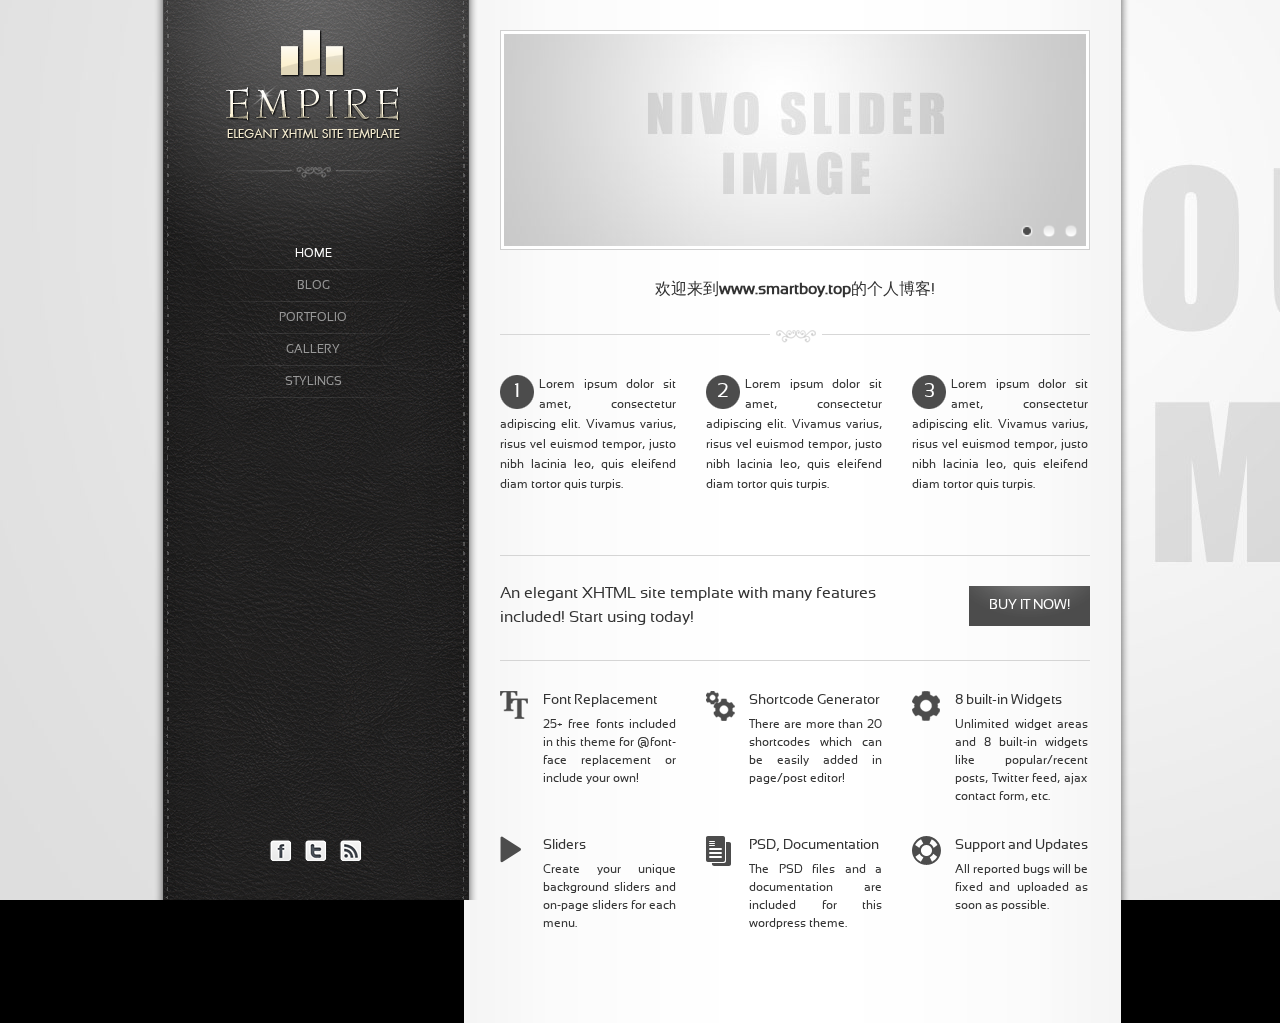
<file: index.html>
<!DOCTYPE html PUBLIC "-//W3C//DTD XHTML 1.0 Strict//EN"
"http://www.w3.org/TR/xhtml1/DTD/xhtml1-strict.dtd">
<html xmlns="http://www.w3.org/1999/xhtml">
<head>

	<title>smartboy.top</title>
	<meta http-equiv="Content-Type" content="text/html;charset=utf-8" />
	<meta name="description" content="Empire - XHTML Template" />

	<!-- CSS -->	
	<link href='fonts/sansation.css' rel="stylesheet" type="text/css" />	<!-- Get any font from here easily: http://www.google.com/webfonts -->	
	<link href="css/style.css" rel="stylesheet" type="text/css" />	
	<link href="fancybox/jquery.fancybox-1.3.4.css" rel="stylesheet" type="text/css" />
	<link href="css/nivo-slider.css" rel="stylesheet" type="text/css" />
	<link href="css/styler-farbtastic.css" rel="stylesheet" type="text/css" />
	
	<!-- UPDATE BROWSER WARNING IF IE 7 OR LOWER -->
	<!--[if lt IE 8]>
	<link href="css/stop_ie.css" rel="stylesheet" type="text/css" />
	<![endif]-->

	
	<!-- JAVASCRIPTS -->
	<script type="text/javascript" src="js/jquery.min.js"></script>
	<script type="text/javascript" src="js/jquery-ui-1.8.17.custom.min.js"></script>			
	<script type="text/javascript" src="fancybox/jquery.fancybox-1.3.4.pack.js"></script>	
	<script type="text/javascript" src="js/jquery.nivo.slider.js"></script>			
	<script type="text/javascript" src="js/jquery.bgslider.js"></script>
	<script type="text/javascript" src="js/preloader.js"></script>
	<script type="text/javascript" src="js/farbtastic.js"></script>
	<script type="text/javascript" src="js/basic.js"></script>
	<script type="text/javascript" src="js/styler.js"></script>
		
	<!-- PAGE OPENING ANIMATION -->
	<script type="text/javascript">		
	
	//PAGE IS CLOSED ON START
	jQuery(document).ready(function(){
		jQuery('#page').css({'display':'inline','width':'300px','overflow':'hidden','margin-right':'340px'});
		jQuery('#sidebar').css({'margin-left':'326px'});	
	});
	
	//WHEN ALL ELEMENTS ARE LOADED
	jQuery(window).load(
		function() {			
			jQuery('#hp_preloader').delay(100).animate({'opacity':'0'},400,function(){
				
				//HOMEPAGE NIVO SLIDER STARTS
				
				jQuery('#slider-nivo').nivoSlider({
					controlNav:true,
					controlNavThumbs:false,			
					keyboardNav:false,
					pauseOnHover:false,
					prevText:'',			
					nextText:'',
					effect:'fade',
					animSpeed:300,
					pauseTime:1000
				});
				
						
				
				//REMOVE LOADING 
				jQuery(this).remove();
					
				//PAGE OPENING ANIMATION	
				jQuery('#sidebar').delay(800).animate({'margin-left':'0px'},1200);		
				jQuery('#page').delay(800).animate({'margin-right':'0px','width':'666px'},1200);		
				
			});				
		}
	);			
	</script>
		
</head>
<body>
	
	<!-- DISPLAY MESSAGE IF JAVA IS TURNED OFF -->
	<noscript>		
		<div id="notification">Please turn on javascript in your browser for the maximum experience!</div>
	</noscript>

	<!-- DISPLAY THIS MESSAGE IF USER'S BROWSER IS IE7 OR LOWER -->
	<div id="ie_warning"><img src="images/warning.png" alt="IE Warning" /><br /><strong>Your browser is out of date!</strong><br /><br />This website uses the latest web technologies so it requires an up-to-date, fast browser!<br />Try <a href="http://www.mozilla.org/en-US/firefox/new/?from=getfirefox">Firefox</a> or <a href="https://www.google.com/chrome">Chrome</a>!</div>

	<!-- PAGE LOADING -->
	<div id="hp_preloader"></div>


	<!-- SITE WRAPPER -->
	<div id="wrapper">
	
		<!-- PAGE WITH CONTENTS -->
		<div id="page">
			<div id="content">
			
				<!-- NIVO SLIDER -->
				<div class="slider-nivo-holder">
					<div id="slider-nivo">
						<img src="images/nivoslider1.jpg" alt="" />
						<img src="images/nivoslider2.jpg" alt="" />
						<img src="images/nivoslider3.jpg" alt="" />
					</div>
				</div>
		
				<!-- WELCOME TEXT -->
				<h3 style="text-align: center;">欢迎来到<a href="http://www.smartboy.top">www.smartboy.top</a>的个人博客!</h3>
				
				<!-- ELEGANT HORIZONTAL LINE -->
				<div class="hr"></div>
				
				<!-- NUMBERED LIST -->
				<ul class="list_num">
					<li><span>1</span>Lorem ipsum dolor sit amet, consectetur adipiscing elit. Vivamus varius, risus vel euismod tempor, justo nibh lacinia leo, quis eleifend diam tortor quis turpis.</li>
					<li><span>2</span>Lorem ipsum dolor sit amet, consectetur adipiscing elit. Vivamus varius, risus vel euismod tempor, justo nibh lacinia leo, quis eleifend diam tortor quis turpis.</li>
					<li class="last"><span>3</span>Lorem ipsum dolor sit amet, consectetur adipiscing elit. Vivamus varius, risus vel euismod tempor, justo nibh lacinia leo, quis eleifend diam tortor quis turpis.</li>
				</ul>				
				
				<!-- SIMPLE HORIZONTAL LINE -->
				<div class="hr2"></div>
				
				<!-- PURCHASE BUTTON -->
				<div class="purchase_button">
					<p>An elegant XHTML site template with many features included! Start using today!</p>
					<a href="#/user/ThemePrince/portfolio?ref=themeprince" class="purchase_button-black">BUY IT NOW!</a>
				</div>

				<div class="hr2"></div>
				
				<!-- FEATURE TEXTS WITH SMALL ICONS -->
				<div class="small_icons">
					<div class="small_icon-img"><img src="images/icon_list1.png" alt="" /></div>
					<p class="small_icon-title">Font Replacement</p>
					<p class="small_icon-text">25+ free fonts included in this theme for @font-face replacement or include your own!</p>
				</div>
				<div class="small_icons">
					<div class="small_icon-img"><img src="images/icon_list2.png" alt="" /></div>
					<p class="small_icon-title">Shortcode Generator</p>
					<p class="small_icon-text">There are more than 20 shortcodes which can be easily added in page/post editor!</p>
				</div>
				<div class="small_icons-last">
					<div class="small_icon-img"><img src="images/icon_list3.png" alt="" /></div>
					<p class="small_icon-title">8 built-in Widgets</p>
					<p class="small_icon-text">Unlimited widget areas and  8 built-in widgets like popular/recent posts, Twitter feed, ajax contact form, etc.</p>
				</div>
				<div class="small_icons">
					<div class="small_icon-img"><img src="images/icon_list4.png" alt="" /></div>
					<p class="small_icon-title">Sliders</p>
					<p class="small_icon-text">Create your unique background sliders and on-page sliders for  each menu.</p>
				</div>
				<div class="small_icons">
					<div class="small_icon-img"><img src="images/icon_list5.png" alt="" /></div>
					<p class="small_icon-title">PSD, Documentation</p>
					<p class="small_icon-text">The PSD files and a    documentation are included for this wordpress theme.</p>
				</div>
				<div class="small_icons-last">
					<div class="small_icon-img"><img src="images/icon_list6.png" alt="" /></div>
					<p class="small_icon-title">Support and Updates</p>
					<p class="small_icon-text">All reported bugs will be fixed and uploaded as soon as possible.</p>
				</div>
				
			</div><!-- #content ends -->	
		</div><!-- #page ends -->
		
		<!-- SIDEBAR -->
		<div id="sidebar">	
			<div id="sidebar-color"></div>		<!-- SIDEBAR COLOR LAYER -->
			<div id="sidebar-border"></div>		<!-- SIDEBAR BORDER LAYER -->
			<div id="sidebar-light"></div>		<!-- SIDEBAR RADIAL GRADIENT LIGHT LAYER -->
			<div id="sidebar-texture"></div>	<!-- SIDEBAR TEXTURE LAYER -->
			
			<!-- SIDEBAR CONTENT LAYER -->
			<div id="sidebar-content">	
			
				<!-- LOGO -->
				<div id="logo">
					<a href="javascript:;"><img src="images/logo.png" alt="" /></a>
				</div>
					
				<!-- MENU -->
				<ul id="menu">
					<li class="current"><a href="index.html">HOME</a></li>
					<li><a href="blog-1.html">BLOG</a>
						<ul>
							<li><a href="blog-1.html">BLOG STYLE #1</a></li>
							<li><a href="blog-2.html">BLOG STYLE #2</a></li>
						</ul>
					</li>
					<li><a href="portfolio-3c.html">PORTFOLIO</a>
						<ul>
							<li><a href="portfolio-3c.html">PORTFOLIO &#8211; 3 COLUMNS</a></li>
							<li><a href="portfolio-2c.html">PORTFOLIO &#8211; 2 COLUMNS</a></li>							
						</ul>
					</li>
					<li><a href="gallery.html">GALLERY</a></li>
					<li><a href="#">STYLINGS</a>
						<ul>
							<li><a href="stylings-texts.html">TEXTS</a></li>
							<li><a href="stylings-table_columns.html">TABLE &#038; COLUMNS</a></li>
							<li><a href="stylings-tabs_toggles.html">TABS, TOGGLES &#038; CAROUSEL</a></li>
							<li><a href="stylings-images_videos.html">IMAGES &#038; VIDEOS</a></li>
							<li><a href="stylings-contact_buttons.html">CONTACT FORM &#038; BUTTONS</a></li>
						</ul>
					</li>
				</ul>
						
			</div><!-- #sidebar-content ends -->	

			<!-- SOCIAL ICONS ON SIDEBAR'S BOTTOM PART -->
			<ul id="sidebar-bottom">			
				<li><a href="#"><img src="images/sidebar_icons/facebook.png" alt="" /></a></li>
				<li><a href="#"><img src="images/sidebar_icons/twitter.png" alt="" /></a></li>
				<li><a href="#"><img src="images/sidebar_icons/rss.png" alt="" /></a></li>
			</ul>
			
			
		</div><!-- #sidebar ends -->			
					
	</div><!-- #wrapper ends -->

	
	<!-- BACKGROUND SLIDER -->
	<div id="bg_slider">	
		<img src="images/bgslider-1.jpg" alt="" />
		<img src="images/bgslider-2.jpg" alt="" />		
		<img src="images/bgslider-3.jpg" alt="" />		
	</div>


</body>
</html>
</file>
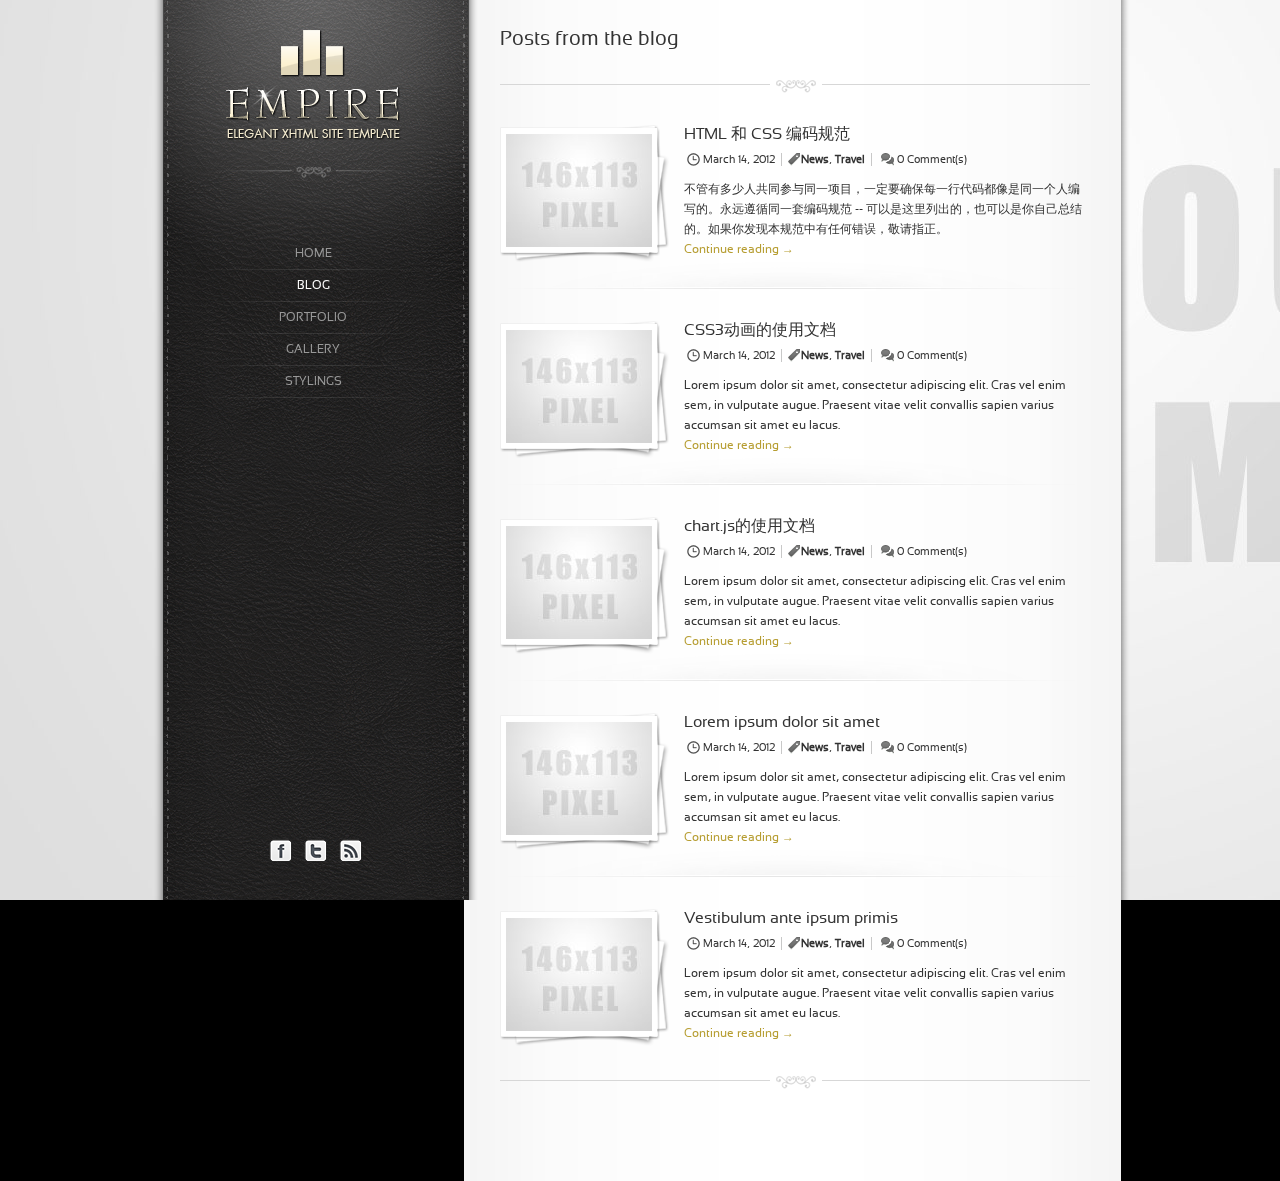
<file: blog-1.html>
<!DOCTYPE html PUBLIC "-//W3C//DTD XHTML 1.0 Strict//EN"
"http://www.w3.org/TR/xhtml1/DTD/xhtml1-strict.dtd">
<html xmlns="http://www.w3.org/1999/xhtml">
<head>

	<title>Empire - XHTML Template</title>
	<meta http-equiv="Content-Type" content="text/html;charset=utf-8" />
	<meta name="description" content="Empire - XHTML Template" />

	<!-- CSS -->	
	<link href='fonts/sansation.css' rel="stylesheet" type="text/css" />	<!-- Get any font from here easily: http://www.google.com/webfonts -->	
	<link href="css/style.css" rel="stylesheet" type="text/css" />	
	<link href="fancybox/jquery.fancybox-1.3.4.css" rel="stylesheet" type="text/css" />
	<link href="css/nivo-slider.css" rel="stylesheet" type="text/css" />
	<link href="css/styler-farbtastic.css" rel="stylesheet" type="text/css" />
	
	<!-- UPDATE BROWSER WARNING IF IE 7 OR LOWER -->
	<!--[if lt IE 8]>
	<link href="css/stop_ie.css" rel="stylesheet" type="text/css" />
	<![endif]-->

	
	<!-- JAVASCRIPTS -->
	<script type="text/javascript" src="js/jquery.min.js"></script>	
	<script type="text/javascript" src="js/jquery-ui-1.8.17.custom.min.js"></script>			
	<script type="text/javascript" src="fancybox/jquery.fancybox-1.3.4.pack.js"></script>	
	<script type="text/javascript" src="js/jquery.nivo.slider.js"></script>			
	<script type="text/javascript" src="js/jquery.bgslider.js"></script>
	<script type="text/javascript" src="js/preloader.js"></script>
	<script type="text/javascript" src="js/farbtastic.js"></script>
	<script type="text/javascript" src="js/basic.js"></script>
	<script type="text/javascript" src="js/styler.js"></script>
	<script type="text/javascript" src="js/contact_form.js"></script>
		
		
</head>
<body>
	
	<!-- DISPLAY MESSAGE IF JAVA IS TURNED OFF -->
	<noscript>		
		<div id="notification">Please turn on javascript in your browser for the maximum experience!</div>
	</noscript>

	<!-- DISPLAY THIS MESSAGE IF USER'S BROWSER IS IE7 OR LOWER -->
	<div id="ie_warning"><img src="images/warning.png" alt="" /><br /><strong>Your browser is out of date!</strong><br /><br />This website uses the latest web technologies so it requires an up-to-date, fast browser!<br />Try <a href="http://www.mozilla.org/en-US/firefox/new/?from=getfirefox">Firefox</a> or <a href="https://www.google.com/chrome">Chrome</a>!</div>





	<!-- SITE WRAPPER -->
	<div id="wrapper">
	
		<!-- PAGE WITH CONTENTS -->
		<div id="page">
			<div id="content">
			
				
				<h1>Posts from the blog</h1>
				
				<div class="hr"></div>
				
				<!-- BLOG POSTS WITH SMALL THUMBS -->

				<ul id="blog-small">			


					<li> 
						<div class="blog-small-image">
							<a href="libs/001/index.html"><span class="imghover_small_blog"></span><img src="images/post1.jpg" alt="" /></a>
						</div>				
						<div class="blog-small-text">
							<h1><a href="libs/001/index.html">HTML 和 CSS 编码规范</a></h1>

							<p class="blog-info">&nbsp;<img src="images/icon-time.png" alt="" />&nbsp;March 14, 2012&nbsp; 
								<img src="images/sep.gif" alt="" />&nbsp;&nbsp;<img src="images/icon-category.png" alt="" /><a href="#">News</a>, <a href="#">Travel</a>&nbsp;&nbsp;<img src="images/sep.gif" alt="" />&nbsp;&nbsp;
								<img src="images/icon-comment.png" alt="" />&nbsp;0 Comment(s)
							</p>
							
							<p class="blog-small-excerpt">不管有多少人共同参与同一项目，一定要确保每一行代码都像是同一个人编写的。永远遵循同一套编码规范 -- 可以是这里列出的，也可以是你自己总结的。如果你发现本规范中有任何错误，敬请指正。 <br /><a href="libs/001/index.html" class="read_more">Continue reading &rarr;</a></p>						
						</div>
					</li>				
					<!-- POST SEPARATOR -->
					<li class="blog-small-sep"></li>

					<li> 
						<div class="blog-small-image">
							<a href="post.html"><span class="imghover_small_blog"></span><img src="images/post1.jpg" alt="" /></a>
						</div>				
						<div class="blog-small-text">
							<h1><a href="libs/CSS3动画.html">CSS3动画的使用文档</a></h1>

							<p class="blog-info">&nbsp;<img src="images/icon-time.png" alt="" />&nbsp;March 14, 2012&nbsp; 
								<img src="images/sep.gif" alt="" />&nbsp;&nbsp;<img src="images/icon-category.png" alt="" /><a href="#">News</a>, <a href="#">Travel</a>&nbsp;&nbsp;<img src="images/sep.gif" alt="" />&nbsp;&nbsp;
								<img src="images/icon-comment.png" alt="" />&nbsp;0 Comment(s)
							</p>
							
							<p class="blog-small-excerpt">Lorem ipsum dolor sit amet, consectetur adipiscing elit. Cras vel enim sem, in vulputate augue. Praesent vitae velit convallis sapien varius accumsan sit amet eu lacus.  <br /><a href="libs/CSS3动画.html" class="read_more">Continue reading &rarr;</a></p>						
						</div>
					</li>				
					<!-- POST SEPARATOR -->
					<li class="blog-small-sep"></li>

				
					<li> 
						<div class="blog-small-image">
							<a href="post.html"><span class="imghover_small_blog"></span><img src="images/post1.jpg" alt="" /></a>
						</div>				
						<div class="blog-small-text">
							<h1><a href="libs/chartJS使用文档.html">chart.js的使用文档</a></h1>

							<p class="blog-info">&nbsp;<img src="images/icon-time.png" alt="" />&nbsp;March 14, 2012&nbsp; 
								<img src="images/sep.gif" alt="" />&nbsp;&nbsp;<img src="images/icon-category.png" alt="" /><a href="#">News</a>, <a href="#">Travel</a>&nbsp;&nbsp;<img src="images/sep.gif" alt="" />&nbsp;&nbsp;
								<img src="images/icon-comment.png" alt="" />&nbsp;0 Comment(s)
							</p>
							
							<p class="blog-small-excerpt">Lorem ipsum dolor sit amet, consectetur adipiscing elit. Cras vel enim sem, in vulputate augue. Praesent vitae velit convallis sapien varius accumsan sit amet eu lacus. <br /><a href="libs/chartJS使用文档.html" class="read_more">Continue reading &rarr;</a></p>						
						</div>
					</li>				
					<!-- POST SEPARATOR -->
					<li class="blog-small-sep"></li>
					
					
					<li> 
						<div class="blog-small-image">
							<a href="post.html"><span class="imghover_small_blog"></span><img src="images/post1.jpg" alt="" /></a>
						</div>				
						<div class="blog-small-text">
							<h1><a href="post.html">Lorem ipsum dolor sit amet</a></h1>

							<p class="blog-info">&nbsp;<img src="images/icon-time.png" alt="" />&nbsp;March 14, 2012&nbsp; 
								<img src="images/sep.gif" alt="" />&nbsp;&nbsp;<img src="images/icon-category.png" alt="" /><a href="#">News</a>, <a href="#">Travel</a>&nbsp;&nbsp;<img src="images/sep.gif" alt="" />&nbsp;&nbsp;
								<img src="images/icon-comment.png" alt="" />&nbsp;0 Comment(s)
							</p>
							
							<p class="blog-small-excerpt">Lorem ipsum dolor sit amet, consectetur adipiscing elit. Cras vel enim sem, in vulputate augue. Praesent vitae velit convallis sapien varius accumsan sit amet eu lacus.  <br /><a href="post.html" class="read_more">Continue reading &rarr;</a></p>						
						</div>
					</li>				
					<!-- POST SEPARATOR -->
					<li class="blog-small-sep"></li>
					
					
					<li> 
						<div class="blog-small-image">
							<a href="post.html"><span class="imghover_small_blog"></span><img src="images/post1.jpg" alt="" /></a>
						</div>				
						<div class="blog-small-text">
							<h1><a href="post.html">Vestibulum ante ipsum primis</a></h1>

							<p class="blog-info">&nbsp;<img src="images/icon-time.png" alt="" />&nbsp;March 14, 2012&nbsp; 
								<img src="images/sep.gif" alt="" />&nbsp;&nbsp;<img src="images/icon-category.png" alt="" /><a href="#">News</a>, <a href="#">Travel</a>&nbsp;&nbsp;<img src="images/sep.gif" alt="" />&nbsp;&nbsp;
								<img src="images/icon-comment.png" alt="" />&nbsp;0 Comment(s)
							</p>
							
							<p class="blog-small-excerpt">Lorem ipsum dolor sit amet, consectetur adipiscing elit. Cras vel enim sem, in vulputate augue. Praesent vitae velit convallis sapien varius accumsan sit amet eu lacus.  <br /><a href="post.html" class="read_more">Continue reading &rarr;</a></p>						
						</div>
					</li>								
				</ul><!-- #blog-small ends -->
			
				<div class="hr"></div>
			
			
			
			
			</div><!-- #content ends -->	
		</div><!-- #page ends -->
			
		
		<!-- SIDEBAR -->
		<div id="sidebar">	
			<div id="sidebar-color"></div>		<!-- SIDEBAR COLOR LAYER -->
			<div id="sidebar-border"></div>		<!-- SIDEBAR BORDER LAYER -->
			<div id="sidebar-light"></div>		<!-- SIDEBAR RADIAL GRADIENT LIGHT LAYER -->
			<div id="sidebar-texture"></div>	<!-- SIDEBAR TEXTURE LAYER -->
			
			<!-- SIDEBAR CONTENT LAYER -->
			<div id="sidebar-content">	
			
				<!-- LOGO -->
				<div id="logo">
					<a href="index.html"><img src="images/logo.png" alt="" /></a>
				</div>
					
				<!-- MENU -->
				<ul id="menu">
					<li><a href="index.html">HOME</a></li>
					<li class="current"><a href="blog-1.html">BLOG</a>
						<ul>
							<li><a href="blog-1.html">BLOG STYLE #1</a></li>
							<li><a href="blog-2.html">BLOG STYLE #2</a></li>
						</ul>
					</li>
					<li><a href="portfolio-3c.html">PORTFOLIO</a>
						<ul>
							<li><a href="portfolio-3c.html">PORTFOLIO &#8211; 3 COLUMNS</a></li>
							<li><a href="portfolio-2c.html">PORTFOLIO &#8211; 2 COLUMNS</a></li>							
						</ul>
					</li>
					<li><a href="gallery.html">GALLERY</a></li>
					<li><a href="#">STYLINGS</a>
						<ul>
							<li><a href="stylings-texts.html">TEXTS</a></li>
							<li><a href="stylings-table_columns.html">TABLE &#038; COLUMNS</a></li>
							<li><a href="stylings-tabs_toggles.html">TABS, TOGGLES &#038; CAROUSEL</a></li>
							<li><a href="stylings-images_videos.html">IMAGES &#038; VIDEOS</a></li>
							<li><a href="stylings-contact_buttons.html">CONTACT FORM &#038; BUTTONS</a></li>
						</ul>
					</li>
				</ul>
						
			</div><!-- #sidebar-content ends -->	

			<!-- SOCIAL ICONS ON SIDEBAR'S BOTTOM PART -->
			<ul id="sidebar-bottom">			
				<li><a href="#"><img src="images/sidebar_icons/facebook.png" alt="" /></a></li>
				<li><a href="#"><img src="images/sidebar_icons/twitter.png" alt="" /></a></li>
				<li><a href="#"><img src="images/sidebar_icons/rss.png" alt="" /></a></li>
			</ul>
			
			
		</div><!-- #sidebar ends -->			
					
	</div><!-- #wrapper ends -->

	
	<!-- BACKGROUND SLIDER -->
	<div id="bg_slider">	
		<img src="images/bgslider-1.jpg" alt="" />
	</div>


</body>
</html>
</file>
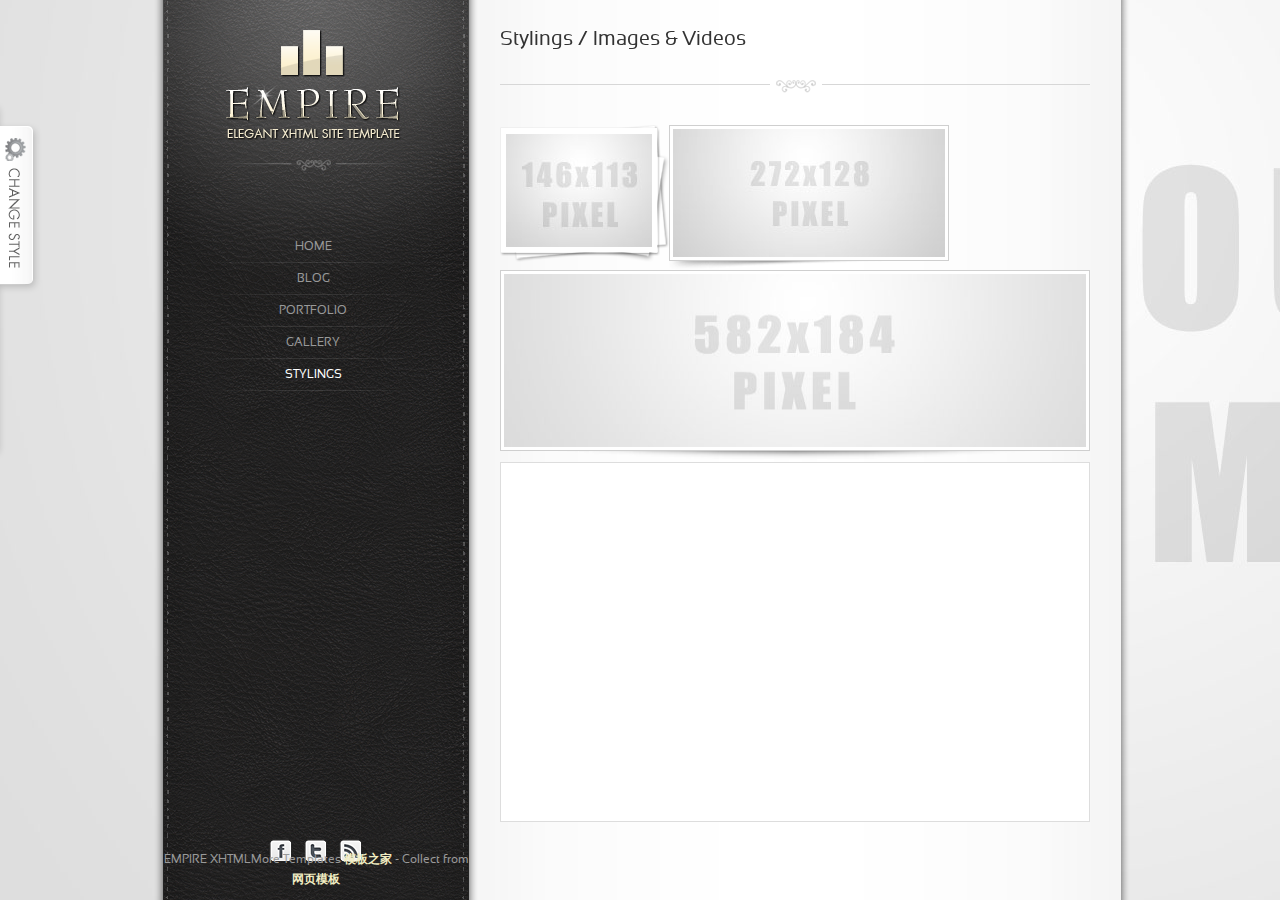
<file: stylings-images_videos.html>
<!DOCTYPE html PUBLIC "-//W3C//DTD XHTML 1.0 Transitional//EN" 
"http://www.w3.org/TR/xhtml1/DTD/xhtml1-transitional.dtd"> 
<html xmlns="http://www.w3.org/1999/xhtml">
<head>

	<title>Empire - XHTML Template</title>
	<meta http-equiv="Content-Type" content="text/html;charset=utf-8" />
	<meta name="description" content="Empire - XHTML Template" />

	<!-- CSS -->	
	<link href='fonts/sansation.css' rel="stylesheet" type="text/css" />	<!-- Get any font from here easily: http://www.google.com/webfonts -->	
	<link href="css/style.css" rel="stylesheet" type="text/css" />	
	<link href="fancybox/jquery.fancybox-1.3.4.css" rel="stylesheet" type="text/css" />
	<link href="css/nivo-slider.css" rel="stylesheet" type="text/css" />
	<link href="css/styler-farbtastic.css" rel="stylesheet" type="text/css" />
	
	<!-- UPDATE BROWSER WARNING IF IE 7 OR LOWER -->
	<!--[if lt IE 8]>
	<link href="css/stop_ie.css" rel="stylesheet" type="text/css" />
	<![endif]-->

	
	<!-- JAVASCRIPTS -->
	<script type="text/javascript" src="js/jquery.min.js"></script>	
	<script type="text/javascript" src="js/jquery-ui-1.8.17.custom.min.js"></script>			
	<script type="text/javascript" src="fancybox/jquery.fancybox-1.3.4.pack.js"></script>	
	<script type="text/javascript" src="js/jquery.nivo.slider.js"></script>			
	<script type="text/javascript" src="js/jquery.bgslider.js"></script>
	<script type="text/javascript" src="js/preloader.js"></script>
	<script type="text/javascript" src="js/farbtastic.js"></script>
	<script type="text/javascript" src="js/basic.js"></script>
	<script type="text/javascript" src="js/styler.js"></script>
	<script type="text/javascript" src="js/contact_form.js"></script>
		
		
</head>
<body>
	
	<!-- DISPLAY MESSAGE IF JAVA IS TURNED OFF -->
	<noscript>		
		<div id="notification">Please turn on javascript in your browser for the maximum experience!</div>
	</noscript>

	<!-- DISPLAY THIS MESSAGE IF USER'S BROWSER IS IE7 OR LOWER -->
	<div id="ie_warning"><img src="images/warning.png" alt="" /><br /><strong>Your browser is out of date!</strong><br /><br />This website uses the latest web technologies so it requires an up-to-date, fast browser!<br />Try <a href="http://www.mozilla.org/en-US/firefox/new/?from=getfirefox">Firefox</a> or <a href="https://www.google.com/chrome">Chrome</a>!</div>


	<!-- STYLER FOR DEMO -->
	<div id="styler">
		<div id="styler-button"><a href="#"><img src="images/styler-button.png" alt="" /></a></div>
			
		<div class="styler-title"><img src="images/styler-t1.png" alt="" /></div>
			
		<ul id="texture">	
			<li><a href="#" id="styler-texture-1">None</a></li>
			<li id="selected"><a href="#" id="styler-texture-2">Leather</a></li>
			<li><a href="#" id="styler-texture-3">Carbon</a></li>
		</ul>
		
		<div class="styler-title"><img src="images/styler-t2.png" alt="" /></div>
		
		<div id="styler-colorpicker" class="colorpicker"></div>
	</div>


	<!-- SITE WRAPPER -->
	<div id="wrapper">
	
		<!-- PAGE WITH CONTENTS -->
		<div id="page">
			<div id="content">
							
				<h1>Stylings / Images &amp; Videos</h1>
				
				<div class="hr"></div>

				<!-- SMALL IMAGE -->
				<span class="small_image">
					<a href="images/post1.jpg" class="fancybox">
						<span class="imghover_small"></span>
						<img src="images/post1.jpg" width="146" height="113" alt="" />
					</a>
				</span>
					
				<!-- MEDIUM IMAGE -->
				<span class="medium_image">
					<a href="images/post1-med.jpg" class="fancybox">
						<span class="imghover_medium"></span>
						<img src="images/post1-med.jpg" width="272" height="128" alt="" />
					</a>
				</span>
				
				<span class="large_image">
					<a href="images/pic.jpg" class="fancybox">
						<span class="imghover_large"></span>
						<img src="images/pic-tn-large.jpg" width="582" height="184" alt="" />
					</a>
				</span>

			
				<!-- EMBEDDED VIDEO -->
				<iframe width="580" height="350" src="http://www.youtube.com/embed/T7Z1sDJvjDk" frameborder="0"></iframe>
				
			
			</div><!-- #content ends -->	
		</div><!-- #page ends -->
			
		
		<!-- SIDEBAR -->
		<div id="sidebar">	
			<div id="sidebar-color"></div>		<!-- SIDEBAR COLOR LAYER -->
			<div id="sidebar-border"></div>		<!-- SIDEBAR BORDER LAYER -->
			<div id="sidebar-light"></div>		<!-- SIDEBAR RADIAL GRADIENT LIGHT LAYER -->
			<div id="sidebar-texture"></div>	<!-- SIDEBAR TEXTURE LAYER -->
			
			<!-- SIDEBAR CONTENT LAYER -->
			<div id="sidebar-content">	
			
				<!-- LOGO -->
				<div id="logo">
					<a href="index.html"><img src="images/logo.png" alt="" /></a>
				</div>
					
				<!-- MENU -->
				<ul id="menu">
					<li><a href="index.html">HOME</a></li>
					<li><a href="blog-1.html">BLOG</a>
						<ul>
							<li><a href="blog-1.html">BLOG STYLE #1</a></li>
							<li><a href="blog-2.html">BLOG STYLE #2</a></li>
						</ul>
					</li>
					<li><a href="portfolio-3c.html">PORTFOLIO</a>
						<ul>
							<li><a href="portfolio-3c.html">PORTFOLIO &#8211; 3 COLUMNS</a></li>
							<li><a href="portfolio-2c.html">PORTFOLIO &#8211; 2 COLUMNS</a></li>							
						</ul>
					</li>
					<li><a href="gallery.html">GALLERY</a></li>
					<li class="current"><a href="#">STYLINGS</a>
						<ul>
							<li><a href="stylings-texts.html">TEXTS</a></li>
							<li><a href="stylings-table_columns.html">TABLE &#038; COLUMNS</a></li>
							<li><a href="stylings-tabs_toggles.html">TABS, TOGGLES &#038; CAROUSEL</a></li>
							<li><a href="stylings-images_videos.html">IMAGES &#038; VIDEOS</a></li>
							<li><a href="stylings-contact_buttons.html">CONTACT FORM &#038; BUTTONS</a></li>
						</ul>
					</li>
				</ul>
						
			</div><!-- #sidebar-content ends -->	

			<!-- SOCIAL ICONS ON SIDEBAR'S BOTTOM PART -->
			<ul id="sidebar-bottom">			
				<li><a href="#"><img src="images/sidebar_icons/facebook.png" alt="" /></a></li>
				<li><a href="#"><img src="images/sidebar_icons/twitter.png" alt="" /></a></li>
				<li><a href="#"><img src="images/sidebar_icons/rss.png" alt="" /></a></li>
			</ul>
			
			<!-- COPYRIGHT TEXT -->
			<p id="copyright">EMPIRE XHTMLMore Templates <a href="http://www.cssmoban.com/" target="_blank" title="模板之家">模板之家</a> - Collect from <a href="http://www.cssmoban.com/" title="网页模板" target="_blank">网页模板</a></p>
			
		</div><!-- #sidebar ends -->			
					
	</div><!-- #wrapper ends -->

	
	<!-- BACKGROUND SLIDER -->
	<div id="bg_slider">	
		<img src="images/bgslider-1.jpg" alt="" />
		<img src="images/bgslider-2.jpg" alt="" />
		<img src="images/bgslider-3.jpg" alt="" />
	</div>


</body>
</html>
</file>
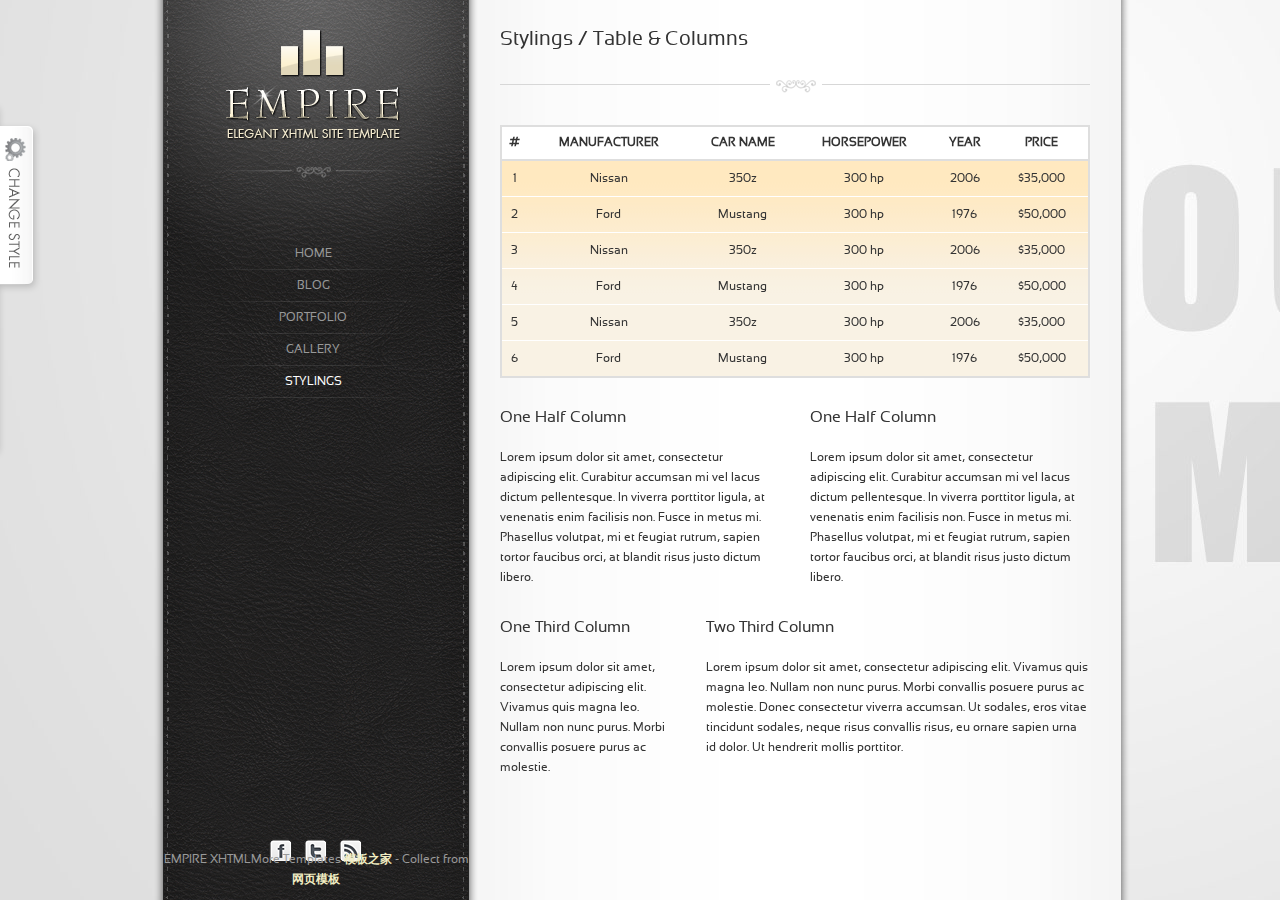
<file: stylings-table_columns.html>
<!DOCTYPE html PUBLIC "-//W3C//DTD XHTML 1.0 Strict//EN"
"http://www.w3.org/TR/xhtml1/DTD/xhtml1-strict.dtd">
<html xmlns="http://www.w3.org/1999/xhtml">
<head>

	<title>Empire - XHTML Template</title>
	<meta http-equiv="Content-Type" content="text/html;charset=utf-8" />
	<meta name="description" content="Empire - XHTML Template" />

	<!-- CSS -->	
	<link href='fonts/sansation.css' rel="stylesheet" type="text/css" />	<!-- Get any font from here easily: http://www.google.com/webfonts -->	
	<link href="css/style.css" rel="stylesheet" type="text/css" />	
	<link href="fancybox/jquery.fancybox-1.3.4.css" rel="stylesheet" type="text/css" />
	<link href="css/nivo-slider.css" rel="stylesheet" type="text/css" />
	<link href="css/styler-farbtastic.css" rel="stylesheet" type="text/css" />
	
	<!-- UPDATE BROWSER WARNING IF IE 7 OR LOWER -->
	<!--[if lt IE 8]>
	<link href="css/stop_ie.css" rel="stylesheet" type="text/css" />
	<![endif]-->

	
	<!-- JAVASCRIPTS -->
	<script type="text/javascript" src="js/jquery.min.js"></script>	
	<script type="text/javascript" src="js/jquery-ui-1.8.17.custom.min.js"></script>			
	<script type="text/javascript" src="fancybox/jquery.fancybox-1.3.4.pack.js"></script>	
	<script type="text/javascript" src="js/jquery.nivo.slider.js"></script>			
	<script type="text/javascript" src="js/jquery.bgslider.js"></script>
	<script type="text/javascript" src="js/preloader.js"></script>
	<script type="text/javascript" src="js/farbtastic.js"></script>
	<script type="text/javascript" src="js/basic.js"></script>
	<script type="text/javascript" src="js/styler.js"></script>
	<script type="text/javascript" src="js/contact_form.js"></script>
		
		
</head>
<body>
	
	<!-- DISPLAY MESSAGE IF JAVA IS TURNED OFF -->
	<noscript>		
		<div id="notification">Please turn on javascript in your browser for the maximum experience!</div>
	</noscript>

	<!-- DISPLAY THIS MESSAGE IF USER'S BROWSER IS IE7 OR LOWER -->
	<div id="ie_warning"><img src="images/warning.png" alt="" /><br /><strong>Your browser is out of date!</strong><br /><br />This website uses the latest web technologies so it requires an up-to-date, fast browser!<br />Try <a href="http://www.mozilla.org/en-US/firefox/new/?from=getfirefox">Firefox</a> or <a href="https://www.google.com/chrome">Chrome</a>!</div>


	<!-- STYLER FOR DEMO -->
	<div id="styler">
		<div id="styler-button"><a href="#"><img src="images/styler-button.png" alt="" /></a></div>
			
		<div class="styler-title"><img src="images/styler-t1.png" alt="" /></div>
			
		<ul id="texture">	
			<li><a href="#" id="styler-texture-1">None</a></li>
			<li id="selected"><a href="#" id="styler-texture-2">Leather</a></li>
			<li><a href="#" id="styler-texture-3">Carbon</a></li>
		</ul>
		
		<div class="styler-title"><img src="images/styler-t2.png" alt="" /></div>
		
		<div id="styler-colorpicker" class="colorpicker"></div>
	</div>


	<!-- SITE WRAPPER -->
	<div id="wrapper">
	
		<!-- PAGE WITH CONTENTS -->
		<div id="page">
			<div id="content">
							
				<h1>Stylings / Table &amp; Columns</h1>
				
				<div class="hr"></div>
				
				<!-- TABLE -->	
				<div class="table">
				<table>
				<thead>
					<tr>
					<th>#</th>
					<th>MANUFACTURER</th>
					<th>CAR NAME</th>
					<th>HORSEPOWER</th>
					<th>YEAR</th>
					<th>PRICE</th>
					</tr>
				</thead>
				<tbody>
					<tr>
					<td>1</td>
					<td>Nissan</td>
					<td>350z</td>
					<td>300 hp</td>
					<td>2006</td>
					<td>$35,000</td>
					</tr>
					<tr>
					<td>2</td>
					<td>Ford</td>
					<td>Mustang</td>
					<td>300 hp</td>
					<td>1976</td>
					<td>$50,000</td>
					</tr>
					<tr>
					<td>3</td>
					<td>Nissan</td>
					<td>350z</td>
					<td>300 hp</td>
					<td>2006</td>
					<td>$35,000</td>
					</tr>
					<tr>
					<td>4</td>
					<td>Ford</td>
					<td>Mustang</td>
					<td>300 hp</td>
					<td>1976</td>
					<td>$50,000</td>
					</tr>
					<tr>
					<td>5</td>
					<td>Nissan</td>
					<td>350z</td>
					<td>300 hp</td>
					<td>2006</td>
					<td>$35,000</td>
					</tr>
					<tr>
					<td>6</td>
					<td>Ford</td>
					<td>Mustang</td>
					<td>300 hp</td>
					<td>1976</td>
					<td>$50,000</td>
					</tr>
				</tbody>
				</table>
				</div>
				
				
						
				<!-- COLUMNS -->	
				<div class="one_half"><h3>One Half Column</h3><br /><br />
					<p>Lorem ipsum dolor sit amet, consectetur adipiscing elit. Curabitur accumsan mi vel lacus dictum pellentesque. In viverra porttitor ligula, at venenatis enim facilisis non. Fusce in metus mi. Phasellus volutpat, mi et feugiat rutrum, sapien tortor faucibus orci, at blandit risus justo dictum libero.</p>
				</div>
				
				<div class="one_half_last"><h3>One Half Column</h3><br /><br />
					<p>Lorem ipsum dolor sit amet, consectetur adipiscing elit. Curabitur accumsan mi vel lacus dictum pellentesque. In viverra porttitor ligula, at venenatis enim facilisis non. Fusce in metus mi. Phasellus volutpat, mi et feugiat rutrum, sapien tortor faucibus orci, at blandit risus justo dictum libero.</p>
				</div>				
				
				<div class="one_third"><h3>One Third Column</h3><br /><br />
					<p>Lorem ipsum dolor sit amet, consectetur adipiscing elit. Vivamus quis magna leo. Nullam non nunc purus. Morbi convallis posuere purus ac molestie.</p>
				</div>
				
				<div class="two_third_last"><h3>Two Third Column</h3><br /><br />
					<p>Lorem ipsum dolor sit amet, consectetur adipiscing elit. Vivamus quis magna leo. Nullam non nunc purus. Morbi convallis posuere purus ac molestie. Donec consectetur viverra accumsan. Ut sodales, eros vitae tincidunt sodales, neque risus convallis risus, eu ornare sapien urna id dolor. Ut hendrerit mollis porttitor. </p>
				</div>			
			
			
			</div><!-- #content ends -->	
		</div><!-- #page ends -->
			
		
		<!-- SIDEBAR -->
		<div id="sidebar">	
			<div id="sidebar-color"></div>		<!-- SIDEBAR COLOR LAYER -->
			<div id="sidebar-border"></div>		<!-- SIDEBAR BORDER LAYER -->
			<div id="sidebar-light"></div>		<!-- SIDEBAR RADIAL GRADIENT LIGHT LAYER -->
			<div id="sidebar-texture"></div>	<!-- SIDEBAR TEXTURE LAYER -->
			
			<!-- SIDEBAR CONTENT LAYER -->
			<div id="sidebar-content">	
			
				<!-- LOGO -->
				<div id="logo">
					<a href="index.html"><img src="images/logo.png" alt="" /></a>
				</div>
					
				<!-- MENU -->
				<ul id="menu">
					<li><a href="index.html">HOME</a></li>
					<li><a href="blog-1.html">BLOG</a>
						<ul>
							<li><a href="blog-1.html">BLOG STYLE #1</a></li>
							<li><a href="blog-2.html">BLOG STYLE #2</a></li>
						</ul>
					</li>
					<li><a href="portfolio-3c.html">PORTFOLIO</a>
						<ul>
							<li><a href="portfolio-3c.html">PORTFOLIO &#8211; 3 COLUMNS</a></li>
							<li><a href="portfolio-2c.html">PORTFOLIO &#8211; 2 COLUMNS</a></li>							
						</ul>
					</li>
					<li><a href="gallery.html">GALLERY</a></li>
					<li class="current"><a href="#">STYLINGS</a>
						<ul>
							<li><a href="stylings-texts.html">TEXTS</a></li>
							<li><a href="stylings-table_columns.html">TABLE &#038; COLUMNS</a></li>
							<li><a href="stylings-tabs_toggles.html">TABS, TOGGLES &#038; CAROUSEL</a></li>
							<li><a href="stylings-images_videos.html">IMAGES &#038; VIDEOS</a></li>
							<li><a href="stylings-contact_buttons.html">CONTACT FORM &#038; BUTTONS</a></li>
						</ul>
					</li>
				</ul>
						
			</div><!-- #sidebar-content ends -->	

			<!-- SOCIAL ICONS ON SIDEBAR'S BOTTOM PART -->
			<ul id="sidebar-bottom">			
				<li><a href="#"><img src="images/sidebar_icons/facebook.png" alt="" /></a></li>
				<li><a href="#"><img src="images/sidebar_icons/twitter.png" alt="" /></a></li>
				<li><a href="#"><img src="images/sidebar_icons/rss.png" alt="" /></a></li>
			</ul>
			
			<!-- COPYRIGHT TEXT -->
			<p id="copyright">EMPIRE XHTMLMore Templates <a href="http://www.cssmoban.com/" target="_blank" title="模板之家">模板之家</a> - Collect from <a href="http://www.cssmoban.com/" title="网页模板" target="_blank">网页模板</a></p>
			
		</div><!-- #sidebar ends -->			
					
	</div><!-- #wrapper ends -->

	
	<!-- BACKGROUND SLIDER -->
	<div id="bg_slider">	
		<img src="images/bgslider-1.jpg" alt="" />
		<img src="images/bgslider-2.jpg" alt="" />
		<img src="images/bgslider-3.jpg" alt="" />
	</div>


</body>
</html>
</file>
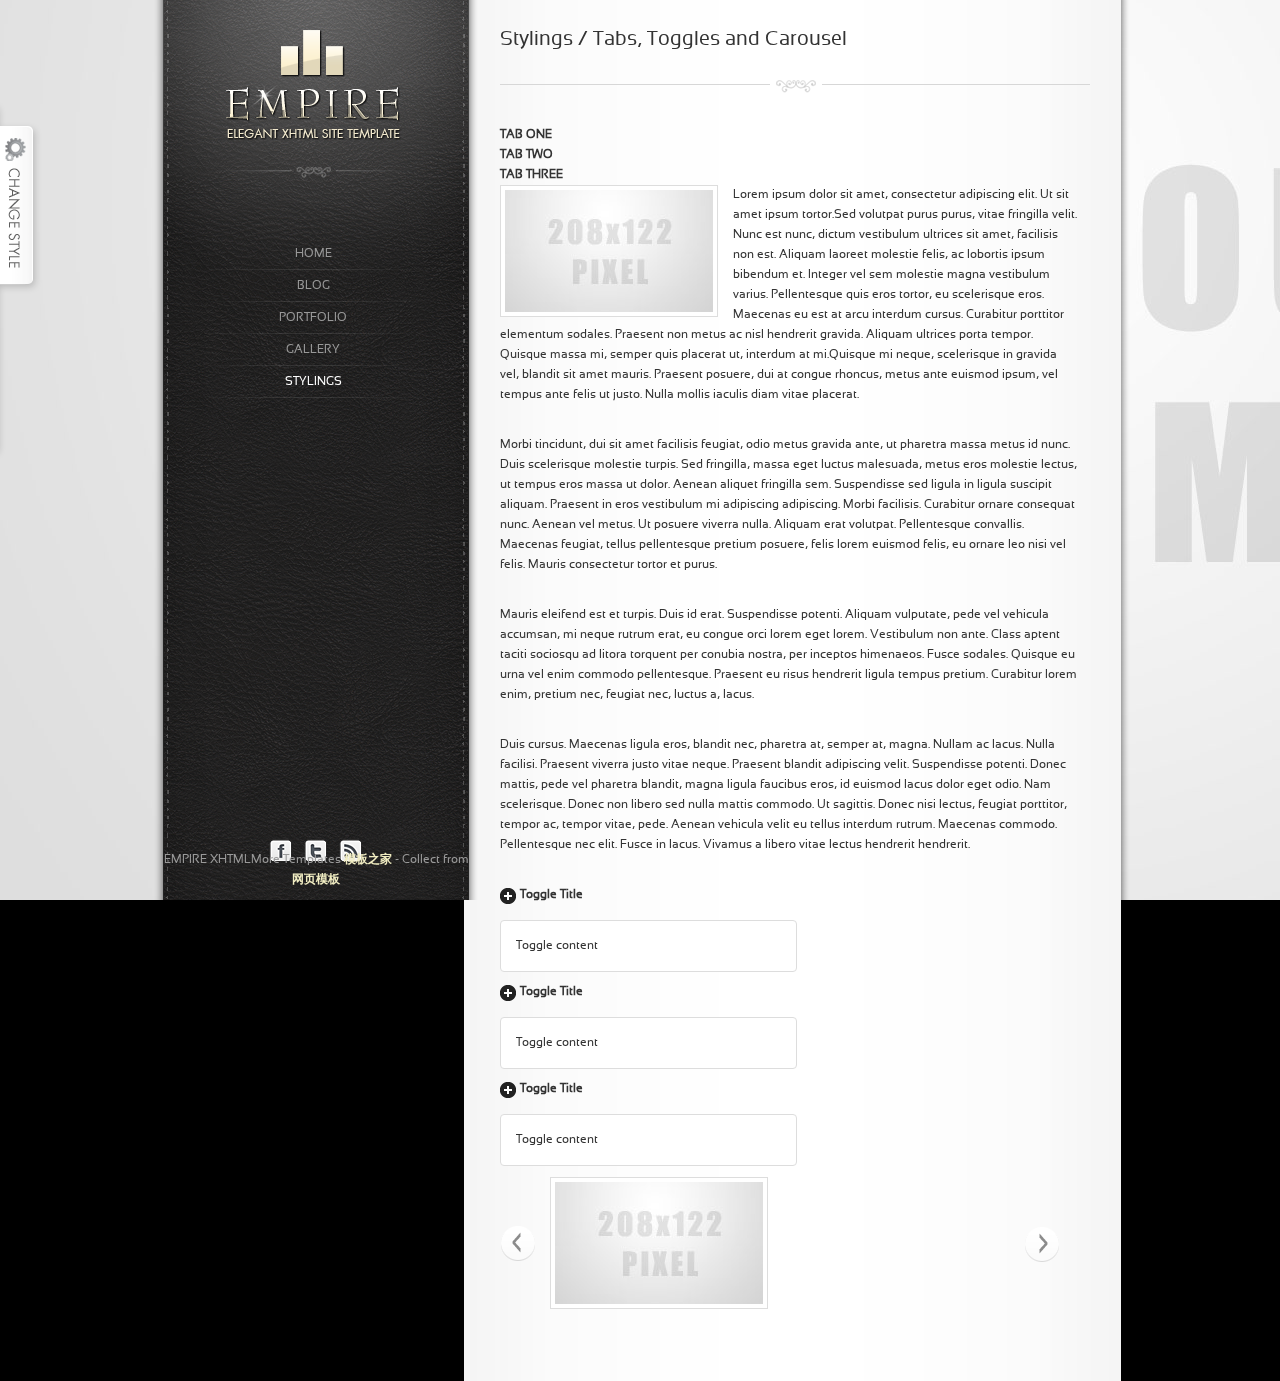
<file: stylings-tabs_toggles.html>
<!DOCTYPE html PUBLIC "-//W3C//DTD XHTML 1.0 Strict//EN"
"http://www.w3.org/TR/xhtml1/DTD/xhtml1-strict.dtd">
<html xmlns="http://www.w3.org/1999/xhtml">
<head>

	<title>Empire - XHTML Template</title>
	<meta http-equiv="Content-Type" content="text/html;charset=utf-8" />
	<meta name="description" content="Empire - XHTML Template" />

	<!-- CSS -->	
	<link href='fonts/sansation.css' rel="stylesheet" type="text/css" />	<!-- Get any font from here easily: http://www.google.com/webfonts -->	
	<link href="css/style.css" rel="stylesheet" type="text/css" />	
	<link href="fancybox/jquery.fancybox-1.3.4.css" rel="stylesheet" type="text/css" />
	<link href="css/nivo-slider.css" rel="stylesheet" type="text/css" />
	<link href="css/styler-farbtastic.css" rel="stylesheet" type="text/css" />
	
	<!-- UPDATE BROWSER WARNING IF IE 7 OR LOWER -->
	<!--[if lt IE 8]>
	<link href="css/stop_ie.css" rel="stylesheet" type="text/css" />
	<![endif]-->

	
	<!-- JAVASCRIPTS -->
	<script type="text/javascript" src="js/jquery.min.js"></script>
	<script type="text/javascript" src="js/jquery-ui-1.8.17.custom.min.js"></script>			
	<script type="text/javascript" src="fancybox/jquery.fancybox-1.3.4.pack.js"></script>	
	<script type="text/javascript" src="js/jquery.nivo.slider.js"></script>			
	<script type="text/javascript" src="js/jquery.bgslider.js"></script>
	<script type="text/javascript" src="js/preloader.js"></script>
	<script type="text/javascript" src="js/farbtastic.js"></script>
	<script type="text/javascript" src="js/basic.js"></script>
	<script type="text/javascript" src="js/styler.js"></script>
	<script type="text/javascript" src="js/contact_form.js"></script>
	<script type="text/javascript" src="js/jquery.tinycarousel.js"></script>	
		
</head>
<body>
	
	<!-- DISPLAY MESSAGE IF JAVA IS TURNED OFF -->
	<noscript>		
		<div id="notification">Please turn on javascript in your browser for the maximum experience!</div>
	</noscript>

	<!-- DISPLAY THIS MESSAGE IF USER'S BROWSER IS IE7 OR LOWER -->
	<div id="ie_warning"><img src="images/warning.png" alt="" /><br /><strong>Your browser is out of date!</strong><br /><br />This website uses the latest web technologies so it requires an up-to-date, fast browser!<br />Try <a href="http://www.mozilla.org/en-US/firefox/new/?from=getfirefox">Firefox</a> or <a href="https://www.google.com/chrome">Chrome</a>!</div>


	<!-- STYLER FOR DEMO -->
	<div id="styler">
		<div id="styler-button"><a href="#"><img src="images/styler-button.png" alt="" /></a></div>
			
		<div class="styler-title"><img src="images/styler-t1.png" alt="" /></div>
			
		<ul id="texture">	
			<li><a href="#" id="styler-texture-1">None</a></li>
			<li id="selected"><a href="#" id="styler-texture-2">Leather</a></li>
			<li><a href="#" id="styler-texture-3">Carbon</a></li>
		</ul>
		
		<div class="styler-title"><img src="images/styler-t2.png" alt="" /></div>
		
		<div id="styler-colorpicker" class="colorpicker"></div>
	</div>


	<!-- SITE WRAPPER -->
	<div id="wrapper">
	
		<!-- PAGE WITH CONTENTS -->
		<div id="page">
			<div id="content">
							
				<h1>Stylings / Tabs, Toggles and Carousel</h1>
				
				<div class="hr"></div>
				
				<!-- TABS -->				
				<div id="tabs">
					<ul>
						<li><a href="#tabs-1">TAB ONE</a></li>
						<li><a href="#tabs-2">TAB TWO</a></li>
						<li><a href="#tabs-3">TAB THREE</a></li>
					</ul>
					
					<div id="tabs-1">
						<p><img class="image" src="images/tabs_carousel_pic.jpg" alt="image" />Lorem ipsum dolor sit amet, consectetur adipiscing elit. Ut sit amet ipsum tortor.Sed volutpat purus purus, vitae fringilla velit. Nunc est nunc, dictum vestibulum ultrices sit amet, facilisis non est. Aliquam laoreet molestie felis, ac lobortis ipsum bibendum et. Integer vel sem molestie magna vestibulum varius. Pellentesque quis eros tortor, eu scelerisque eros. Maecenas eu est at arcu interdum cursus. Curabitur porttitor elementum sodales. Praesent non metus ac nisl hendrerit gravida. Aliquam ultrices porta tempor. Quisque massa mi, semper quis placerat ut, interdum at mi.Quisque mi neque, scelerisque in gravida vel, blandit sit amet mauris. Praesent posuere, dui at congue rhoncus, metus ante euismod ipsum, vel tempus ante felis ut justo. Nulla mollis iaculis diam vitae placerat.</p>
					</div>
					<div id="tabs-2">
						<p>Morbi tincidunt, dui sit amet facilisis feugiat, odio metus gravida ante, ut pharetra massa metus id nunc. Duis scelerisque molestie turpis. Sed fringilla, massa eget luctus malesuada, metus eros molestie lectus, ut tempus eros massa ut dolor. Aenean aliquet fringilla sem. Suspendisse sed ligula in ligula suscipit aliquam. Praesent in eros vestibulum mi adipiscing adipiscing. Morbi facilisis. Curabitur ornare consequat nunc. Aenean vel metus. Ut posuere viverra nulla. Aliquam erat volutpat. Pellentesque convallis. Maecenas feugiat, tellus pellentesque pretium posuere, felis lorem euismod felis, eu ornare leo nisi vel felis. Mauris consectetur tortor et purus.</p>
					</div>
					<div id="tabs-3">
						<p>Mauris eleifend est et turpis. Duis id erat. Suspendisse potenti. Aliquam vulputate, pede vel vehicula accumsan, mi neque rutrum erat, eu congue orci lorem eget lorem. Vestibulum non ante. Class aptent taciti sociosqu ad litora torquent per conubia nostra, per inceptos himenaeos. Fusce sodales. Quisque eu urna vel enim commodo pellentesque. Praesent eu risus hendrerit ligula tempus pretium. Curabitur lorem enim, pretium nec, feugiat nec, luctus a, lacus.</p>
						<p>Duis cursus. Maecenas ligula eros, blandit nec, pharetra at, semper at, magna. Nullam ac lacus. Nulla facilisi. Praesent viverra justo vitae neque. Praesent blandit adipiscing velit. Suspendisse potenti. Donec mattis, pede vel pharetra blandit, magna ligula faucibus eros, id euismod lacus dolor eget odio. Nam scelerisque. Donec non libero sed nulla mattis commodo. Ut sagittis. Donec nisi lectus, feugiat porttitor, tempor ac, tempor vitae, pede. Aenean vehicula velit eu tellus interdum rutrum. Maecenas commodo. Pellentesque nec elit. Fusce in lacus. Vivamus a libero vitae lectus hendrerit hendrerit.</p>
					</div>
				</div>
				
				
				<!-- TOGGLES -->	
				<a href="#" class="toggle">Toggle Title</a>
				<div class="toggle_box">
					<div class="block">
						Toggle content
					</div>
				</div>
				
				<a href="#" class="toggle">Toggle Title</a>
				<div class="toggle_box">
					<div class="block">
						Toggle content
					</div>
				</div>
				
				<a href="#" class="toggle">Toggle Title</a>
				<div class="toggle_box">
					<div class="block">
						Toggle content
					</div>
				</div>
			
			
				<!-- CAROUSEL -->
				<div id="carousel">
					<a class="buttons prev" href="#">left</a>
					
					<div class="viewport">
						<ul class="overview">
							<li><img src="images/tabs_carousel_pic.jpg" alt="" /></li>
							<li><img src="images/tabs_carousel_pic.jpg" alt="" /></li>
							<li><img src="images/tabs_carousel_pic.jpg" alt="" /></li>
							<li><img src="images/tabs_carousel_pic.jpg" alt="" /></li>
						</ul>
					</div>
					
					<a class="buttons next" href="#">right</a>
				</div>
			
			
			</div><!-- #content ends -->	
		</div><!-- #page ends -->
			
		
		<!-- SIDEBAR -->
		<div id="sidebar">	
			<div id="sidebar-color"></div>		<!-- SIDEBAR COLOR LAYER -->
			<div id="sidebar-border"></div>		<!-- SIDEBAR BORDER LAYER -->
			<div id="sidebar-light"></div>		<!-- SIDEBAR RADIAL GRADIENT LIGHT LAYER -->
			<div id="sidebar-texture"></div>	<!-- SIDEBAR TEXTURE LAYER -->
			
			<!-- SIDEBAR CONTENT LAYER -->
			<div id="sidebar-content">	
			
				<!-- LOGO -->
				<div id="logo">
					<a href="index.html"><img src="images/logo.png" alt="" /></a>
				</div>
					
				<!-- MENU -->
				<ul id="menu">
					<li><a href="index.html">HOME</a></li>
					<li><a href="blog-1.html">BLOG</a>
						<ul>
							<li><a href="blog-1.html">BLOG STYLE #1</a></li>
							<li><a href="blog-2.html">BLOG STYLE #2</a></li>
						</ul>
					</li>
					<li><a href="portfolio-3c.html">PORTFOLIO</a>
						<ul>
							<li><a href="portfolio-3c.html">PORTFOLIO &#8211; 3 COLUMNS</a></li>
							<li><a href="portfolio-2c.html">PORTFOLIO &#8211; 2 COLUMNS</a></li>							
						</ul>
					</li>
					<li><a href="gallery.html">GALLERY</a></li>
					<li class="current"><a href="#">STYLINGS</a>
						<ul>
							<li><a href="stylings-texts.html">TEXTS</a></li>
							<li><a href="stylings-table_columns.html">TABLE &#038; COLUMNS</a></li>
							<li><a href="stylings-tabs_toggles.html">TABS, TOGGLES &#038; CAROUSEL</a></li>
							<li><a href="stylings-images_videos.html">IMAGES &#038; VIDEOS</a></li>
							<li><a href="stylings-contact_buttons.html">CONTACT FORM &#038; BUTTONS</a></li>
						</ul>
					</li>
				</ul>
						
			</div><!-- #sidebar-content ends -->	

			<!-- SOCIAL ICONS ON SIDEBAR'S BOTTOM PART -->
			<ul id="sidebar-bottom">			
				<li><a href="#"><img src="images/sidebar_icons/facebook.png" alt="" /></a></li>
				<li><a href="#"><img src="images/sidebar_icons/twitter.png" alt="" /></a></li>
				<li><a href="#"><img src="images/sidebar_icons/rss.png" alt="" /></a></li>
			</ul>
			
			<!-- COPYRIGHT TEXT -->
			<p id="copyright">EMPIRE XHTMLMore Templates <a href="http://www.cssmoban.com/" target="_blank" title="模板之家">模板之家</a> - Collect from <a href="http://www.cssmoban.com/" title="网页模板" target="_blank">网页模板</a></p>
			
		</div><!-- #sidebar ends -->			
					
	</div><!-- #wrapper ends -->

	
	<!-- BACKGROUND SLIDER -->
	<div id="bg_slider">	
		<img src="images/bgslider-1.jpg" alt="" />
		<img src="images/bgslider-2.jpg" alt="" />
		<img src="images/bgslider-3.jpg" alt="" />
	</div>


</body>
</html>
</file>
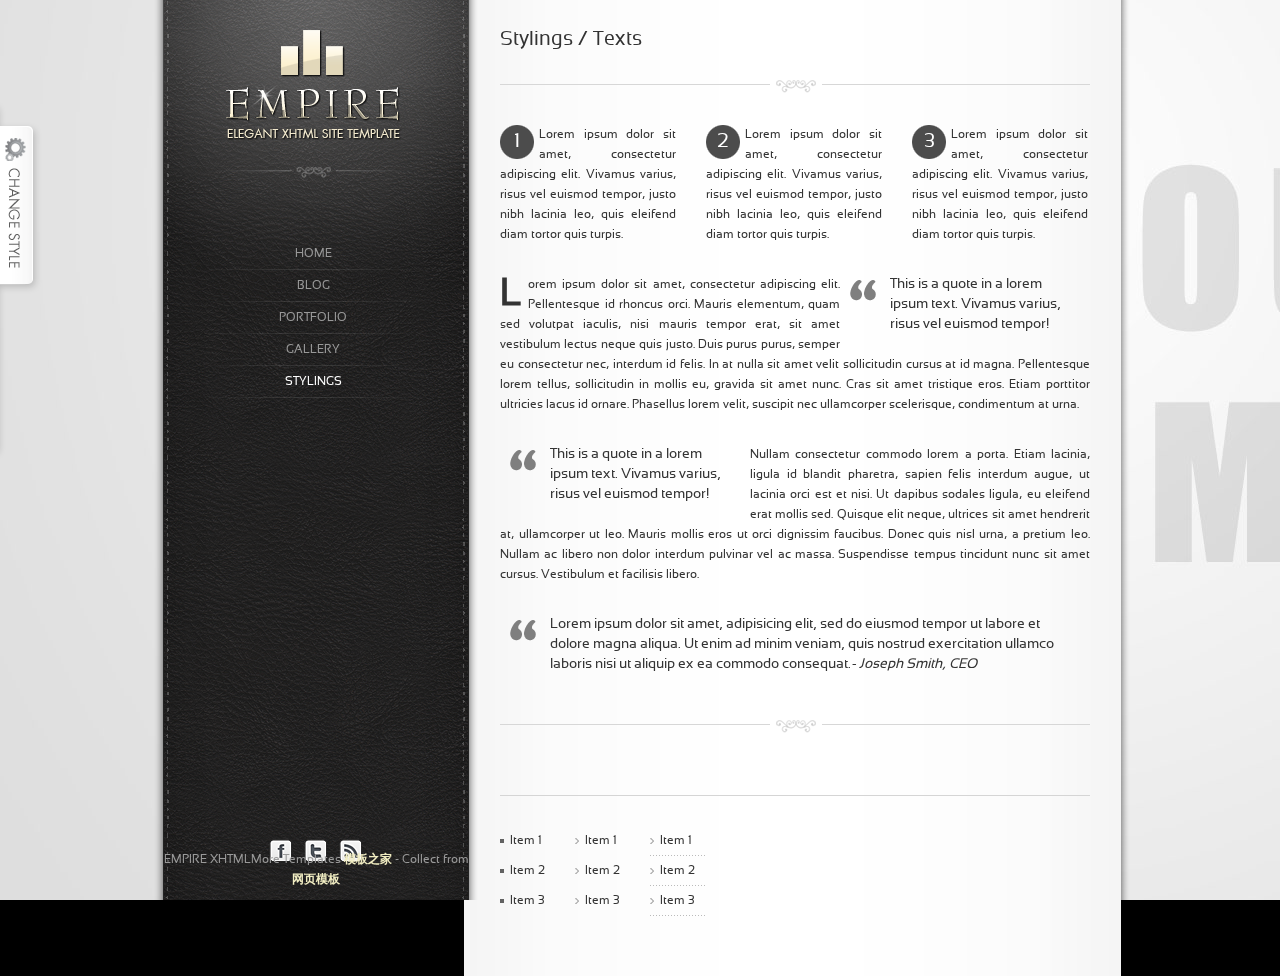
<file: stylings-texts.html>
<!DOCTYPE html PUBLIC "-//W3C//DTD XHTML 1.0 Strict//EN"
"http://www.w3.org/TR/xhtml1/DTD/xhtml1-strict.dtd">
<html xmlns="http://www.w3.org/1999/xhtml">
<head>

	<title>Empire - XHTML Template</title>
	<meta http-equiv="Content-Type" content="text/html;charset=utf-8" />
	<meta name="description" content="Empire - XHTML Template" />

	<!-- CSS -->	
	<link href='fonts/sansation.css' rel="stylesheet" type="text/css" />	<!-- Get any font from here easily: http://www.google.com/webfonts -->	
	<link href="css/style.css" rel="stylesheet" type="text/css" />	
	<link href="fancybox/jquery.fancybox-1.3.4.css" rel="stylesheet" type="text/css" />
	<link href="css/nivo-slider.css" rel="stylesheet" type="text/css" />
	<link href="css/styler-farbtastic.css" rel="stylesheet" type="text/css" />
	
	<!-- UPDATE BROWSER WARNING IF IE 7 OR LOWER -->
	<!--[if lt IE 8]>
	<link href="css/stop_ie.css" rel="stylesheet" type="text/css" />
	<![endif]-->

	
	<!-- JAVASCRIPTS -->
	<script type="text/javascript" src="js/jquery.min.js"></script>	
	<script type="text/javascript" src="js/jquery-ui-1.8.17.custom.min.js"></script>			
	<script type="text/javascript" src="fancybox/jquery.fancybox-1.3.4.pack.js"></script>	
	<script type="text/javascript" src="js/jquery.nivo.slider.js"></script>			
	<script type="text/javascript" src="js/jquery.bgslider.js"></script>
	<script type="text/javascript" src="js/preloader.js"></script>
	<script type="text/javascript" src="js/farbtastic.js"></script>
	<script type="text/javascript" src="js/basic.js"></script>
	<script type="text/javascript" src="js/styler.js"></script>
	<script type="text/javascript" src="js/contact_form.js"></script>
		
		
</head>
<body>
	
	<!-- DISPLAY MESSAGE IF JAVA IS TURNED OFF -->
	<noscript>		
		<div id="notification">Please turn on javascript in your browser for the maximum experience!</div>
	</noscript>

	<!-- DISPLAY THIS MESSAGE IF USER'S BROWSER IS IE7 OR LOWER -->
	<div id="ie_warning"><img src="images/warning.png" alt="" /><br /><strong>Your browser is out of date!</strong><br /><br />This website uses the latest web technologies so it requires an up-to-date, fast browser!<br />Try <a href="http://www.mozilla.org/en-US/firefox/new/?from=getfirefox">Firefox</a> or <a href="https://www.google.com/chrome">Chrome</a>!</div>


	<!-- STYLER FOR DEMO -->
	<div id="styler">
		<div id="styler-button"><a href="#"><img src="images/styler-button.png" alt="" /></a></div>
			
		<div class="styler-title"><img src="images/styler-t1.png" alt="" /></div>
			
		<ul id="texture">	
			<li><a href="#" id="styler-texture-1">None</a></li>
			<li id="selected"><a href="#" id="styler-texture-2">Leather</a></li>
			<li><a href="#" id="styler-texture-3">Carbon</a></li>
		</ul>
		
		<div class="styler-title"><img src="images/styler-t2.png" alt="" /></div>
		
		<div id="styler-colorpicker" class="colorpicker"></div>
	</div>


	<!-- SITE WRAPPER -->
	<div id="wrapper">
	
		<!-- PAGE WITH CONTENTS -->
		<div id="page">
			<div id="content">
							
				<h1>Stylings / Texts</h1>
				
				<div class="hr"></div>
				
				<ul class="list_num">
					<li><span>1</span>Lorem ipsum dolor sit amet, consectetur adipiscing elit. Vivamus varius, risus vel euismod tempor, justo nibh lacinia leo, quis eleifend diam tortor quis turpis.</li>
					<li><span>2</span>Lorem ipsum dolor sit amet, consectetur adipiscing elit. Vivamus varius, risus vel euismod tempor, justo nibh lacinia leo, quis eleifend diam tortor quis turpis.</li>
					<li><span>3</span>Lorem ipsum dolor sit amet, consectetur adipiscing elit. Vivamus varius, risus vel euismod tempor, justo nibh lacinia leo, quis eleifend diam tortor quis turpis.</li>
				</ul>
				
				<blockquote class="align_right"><p>This is a quote in a lorem ipsum text. Vivamus varius, risus vel euismod tempor!</p></blockquote>
				<p class="justify"><span class="dropcap">L</span>orem ipsum dolor sit amet, consectetur adipiscing elit. Pellentesque id rhoncus orci. Mauris elementum, quam sed volutpat iaculis, nisi mauris tempor erat, sit amet vestibulum lectus neque quis justo. Duis purus purus, semper eu consectetur nec, interdum id felis. In at nulla sit amet velit sollicitudin cursus at id magna. Pellentesque lorem tellus, sollicitudin in mollis eu, gravida sit amet nunc. Cras sit amet tristique eros. Etiam porttitor ultricies lacus id ornare. Phasellus lorem velit, suscipit nec ullamcorper scelerisque, condimentum at urna.</p>
				<blockquote class="align_left"><p>This is a quote in a lorem ipsum text. Vivamus varius, risus vel euismod tempor!</p></blockquote>
				<p class="justify">Nullam consectetur commodo lorem a porta. Etiam lacinia, ligula id blandit pharetra, sapien felis interdum augue, ut lacinia orci est et nisi. Ut dapibus sodales ligula, eu eleifend erat mollis sed. Quisque elit neque, ultrices sit amet hendrerit at, ullamcorper ut leo. Mauris mollis eros ut orci dignissim faucibus. Donec quis nisl urna, a pretium leo. Nullam ac libero non dolor interdum pulvinar vel ac massa. Suspendisse tempus tincidunt nunc sit amet cursus. Vestibulum et facilisis libero.</p>
				<blockquote class=""><p>Lorem ipsum dolor sit amet, adipisicing elit, sed do eiusmod tempor ut labore et dolore magna aliqua. Ut enim ad minim veniam, quis nostrud exercitation ullamco laboris nisi ut aliquip ex ea commodo consequat.<cite>- Joseph Smith, CEO</cite></p></blockquote>

				<div class="hr"></div>
				
				<div class="hr2"></div>

				<ul class="list1">
					<li>Item 1</li>
					<li>Item 2</li>
					<li>Item 3</li>
				</ul>

				<ul class="list2">
					<li>Item 1</li>
					<li>Item 2</li>
					<li>Item 3</li>
				</ul>
				
				<ul class="list3">
					<li>Item 1</li>
					<li>Item 2</li>
					<li>Item 3</li>
				</ul>
			
			</div><!-- #content ends -->	
		</div><!-- #page ends -->
			
		
		<!-- SIDEBAR -->
		<div id="sidebar">	
			<div id="sidebar-color"></div>		<!-- SIDEBAR COLOR LAYER -->
			<div id="sidebar-border"></div>		<!-- SIDEBAR BORDER LAYER -->
			<div id="sidebar-light"></div>		<!-- SIDEBAR RADIAL GRADIENT LIGHT LAYER -->
			<div id="sidebar-texture"></div>	<!-- SIDEBAR TEXTURE LAYER -->
			
			<!-- SIDEBAR CONTENT LAYER -->
			<div id="sidebar-content">	
			
				<!-- LOGO -->
				<div id="logo">
					<a href="index.html"><img src="images/logo.png" alt="" /></a>
				</div>
					
				<!-- MENU -->
				<ul id="menu">
					<li><a href="index.html">HOME</a></li>
					<li><a href="blog-1.html">BLOG</a>
						<ul>
							<li><a href="blog-1.html">BLOG STYLE #1</a></li>
							<li><a href="blog-2.html">BLOG STYLE #2</a></li>
						</ul>
					</li>
					<li><a href="portfolio-3c.html">PORTFOLIO</a>
						<ul>
							<li><a href="portfolio-3c.html">PORTFOLIO &#8211; 3 COLUMNS</a></li>
							<li><a href="portfolio-2c.html">PORTFOLIO &#8211; 2 COLUMNS</a></li>							
						</ul>
					</li>
					<li><a href="gallery.html">GALLERY</a></li>
					<li class="current"><a href="#">STYLINGS</a>
						<ul>
							<li><a href="stylings-texts.html">TEXTS</a></li>
							<li><a href="stylings-table_columns.html">TABLE &#038; COLUMNS</a></li>
							<li><a href="stylings-tabs_toggles.html">TABS, TOGGLES &#038; CAROUSEL</a></li>
							<li><a href="stylings-images_videos.html">IMAGES &#038; VIDEOS</a></li>
							<li><a href="stylings-contact_buttons.html">CONTACT FORM &#038; BUTTONS</a></li>
						</ul>
					</li>
				</ul>
						
			</div><!-- #sidebar-content ends -->	

			<!-- SOCIAL ICONS ON SIDEBAR'S BOTTOM PART -->
			<ul id="sidebar-bottom">			
				<li><a href="#"><img src="images/sidebar_icons/facebook.png" alt="" /></a></li>
				<li><a href="#"><img src="images/sidebar_icons/twitter.png" alt="" /></a></li>
				<li><a href="#"><img src="images/sidebar_icons/rss.png" alt="" /></a></li>
			</ul>
			
			<!-- COPYRIGHT TEXT -->
			<p id="copyright">EMPIRE XHTMLMore Templates <a href="http://www.cssmoban.com/" target="_blank" title="模板之家">模板之家</a> - Collect from <a href="http://www.cssmoban.com/" title="网页模板" target="_blank">网页模板</a></p>
			
		</div><!-- #sidebar ends -->			
					
	</div><!-- #wrapper ends -->

	
	<!-- BACKGROUND SLIDER -->
	<div id="bg_slider">	
		<img src="images/bgslider-1.jpg" alt="" />
		<img src="images/bgslider-2.jpg" alt="" />
		<img src="images/bgslider-3.jpg" alt="" />
	</div>


</body>
</html>
</file>
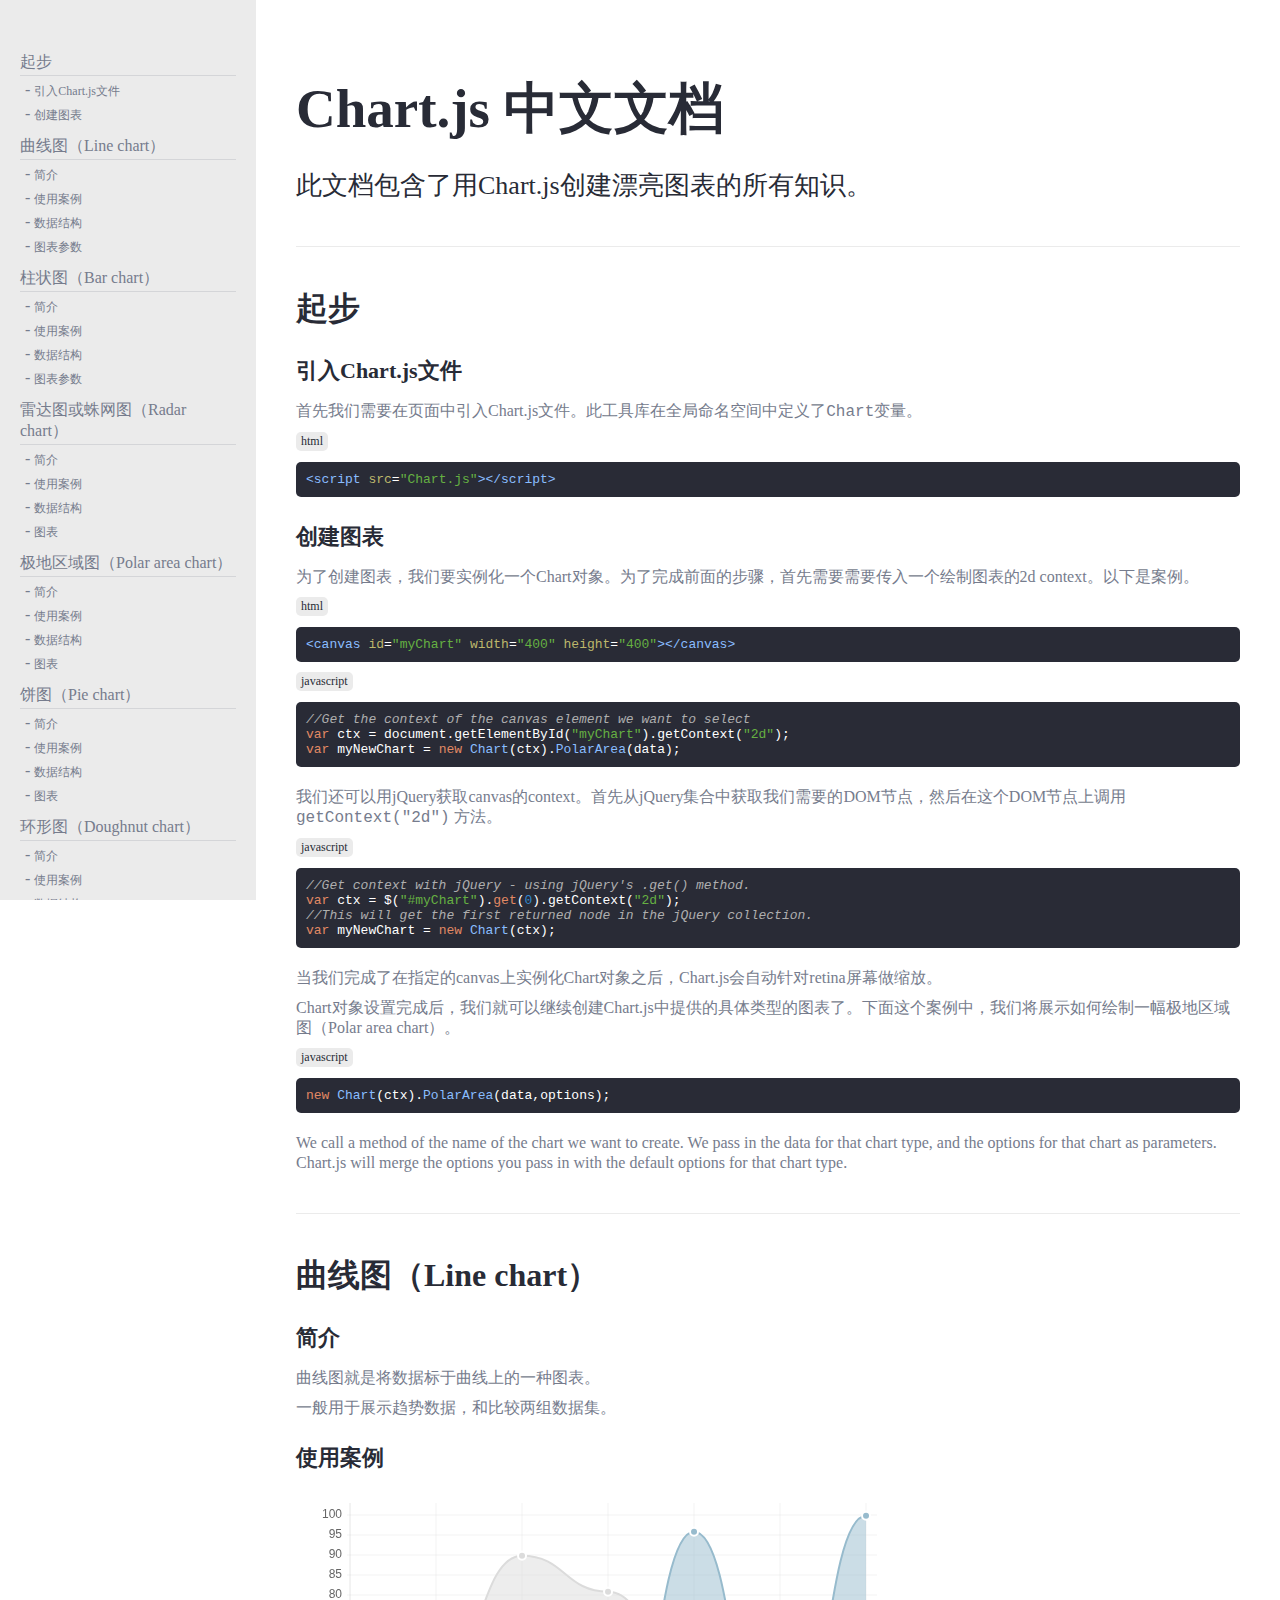
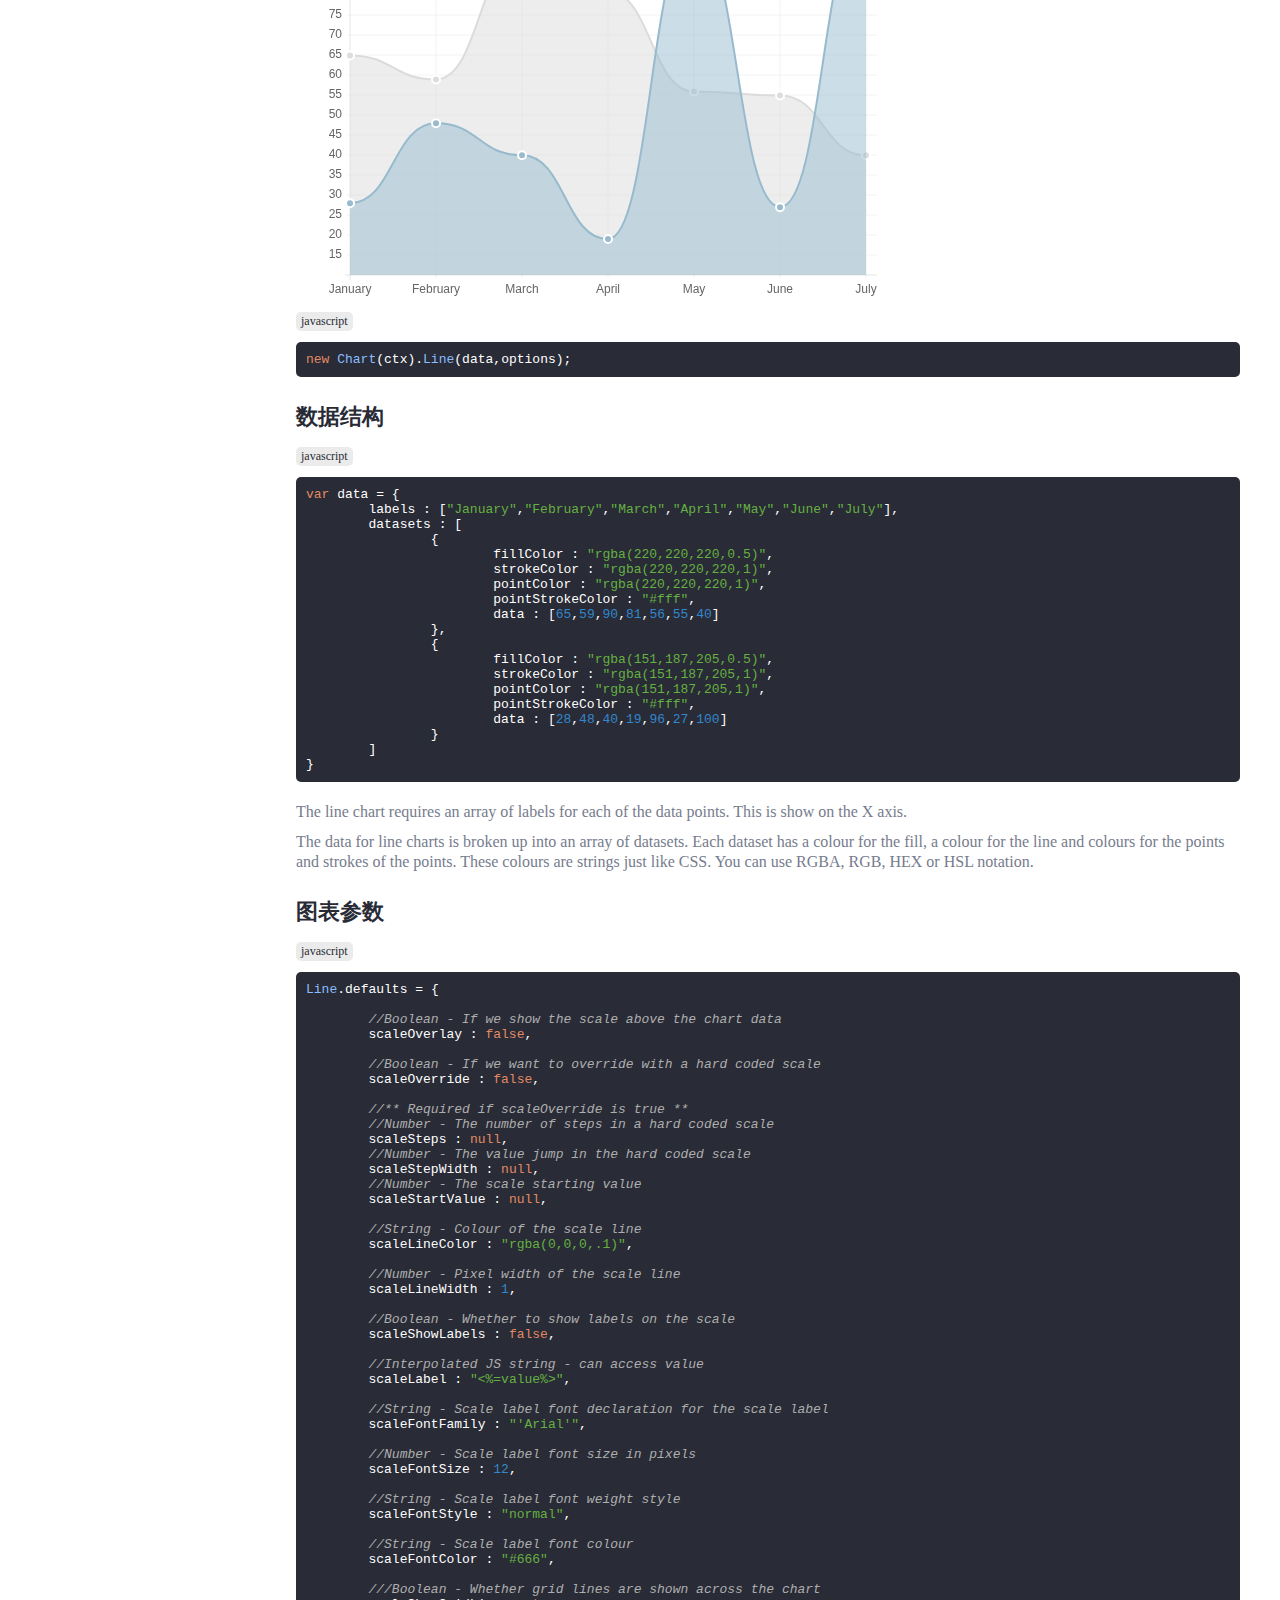
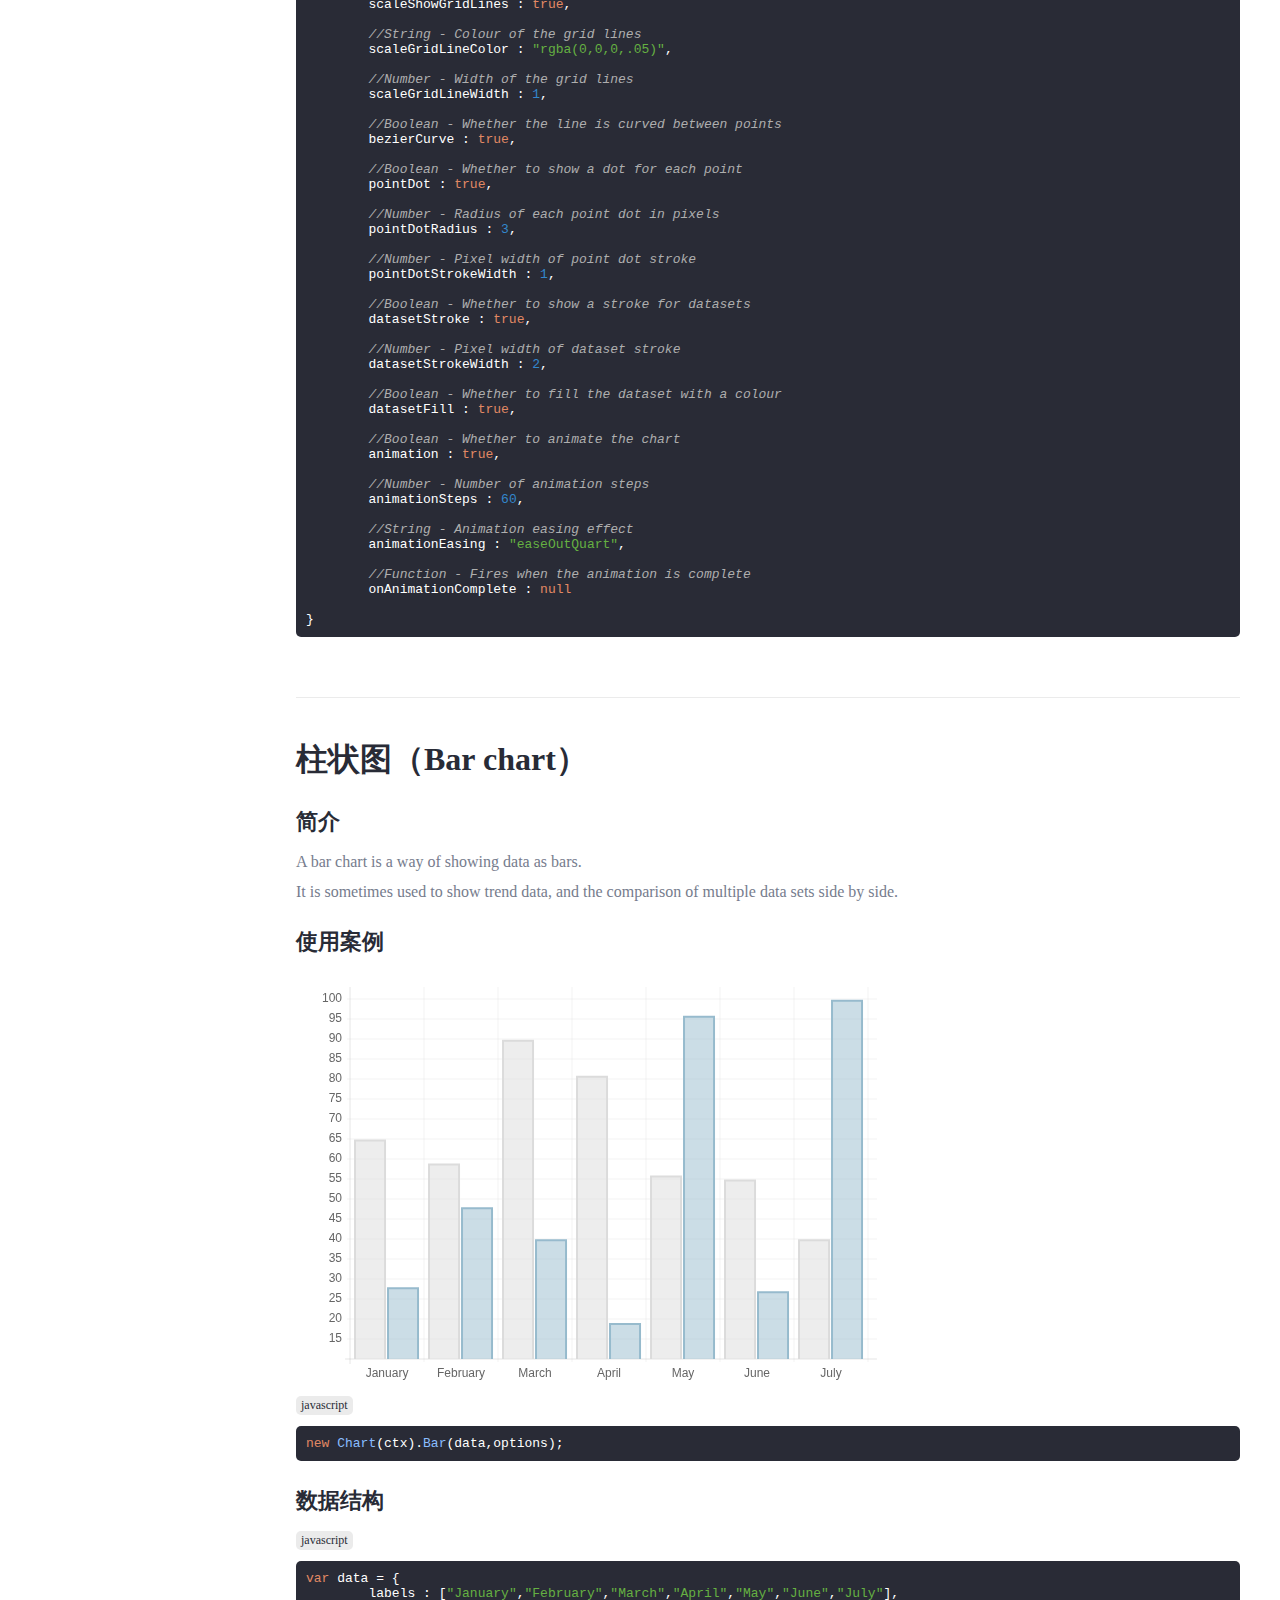
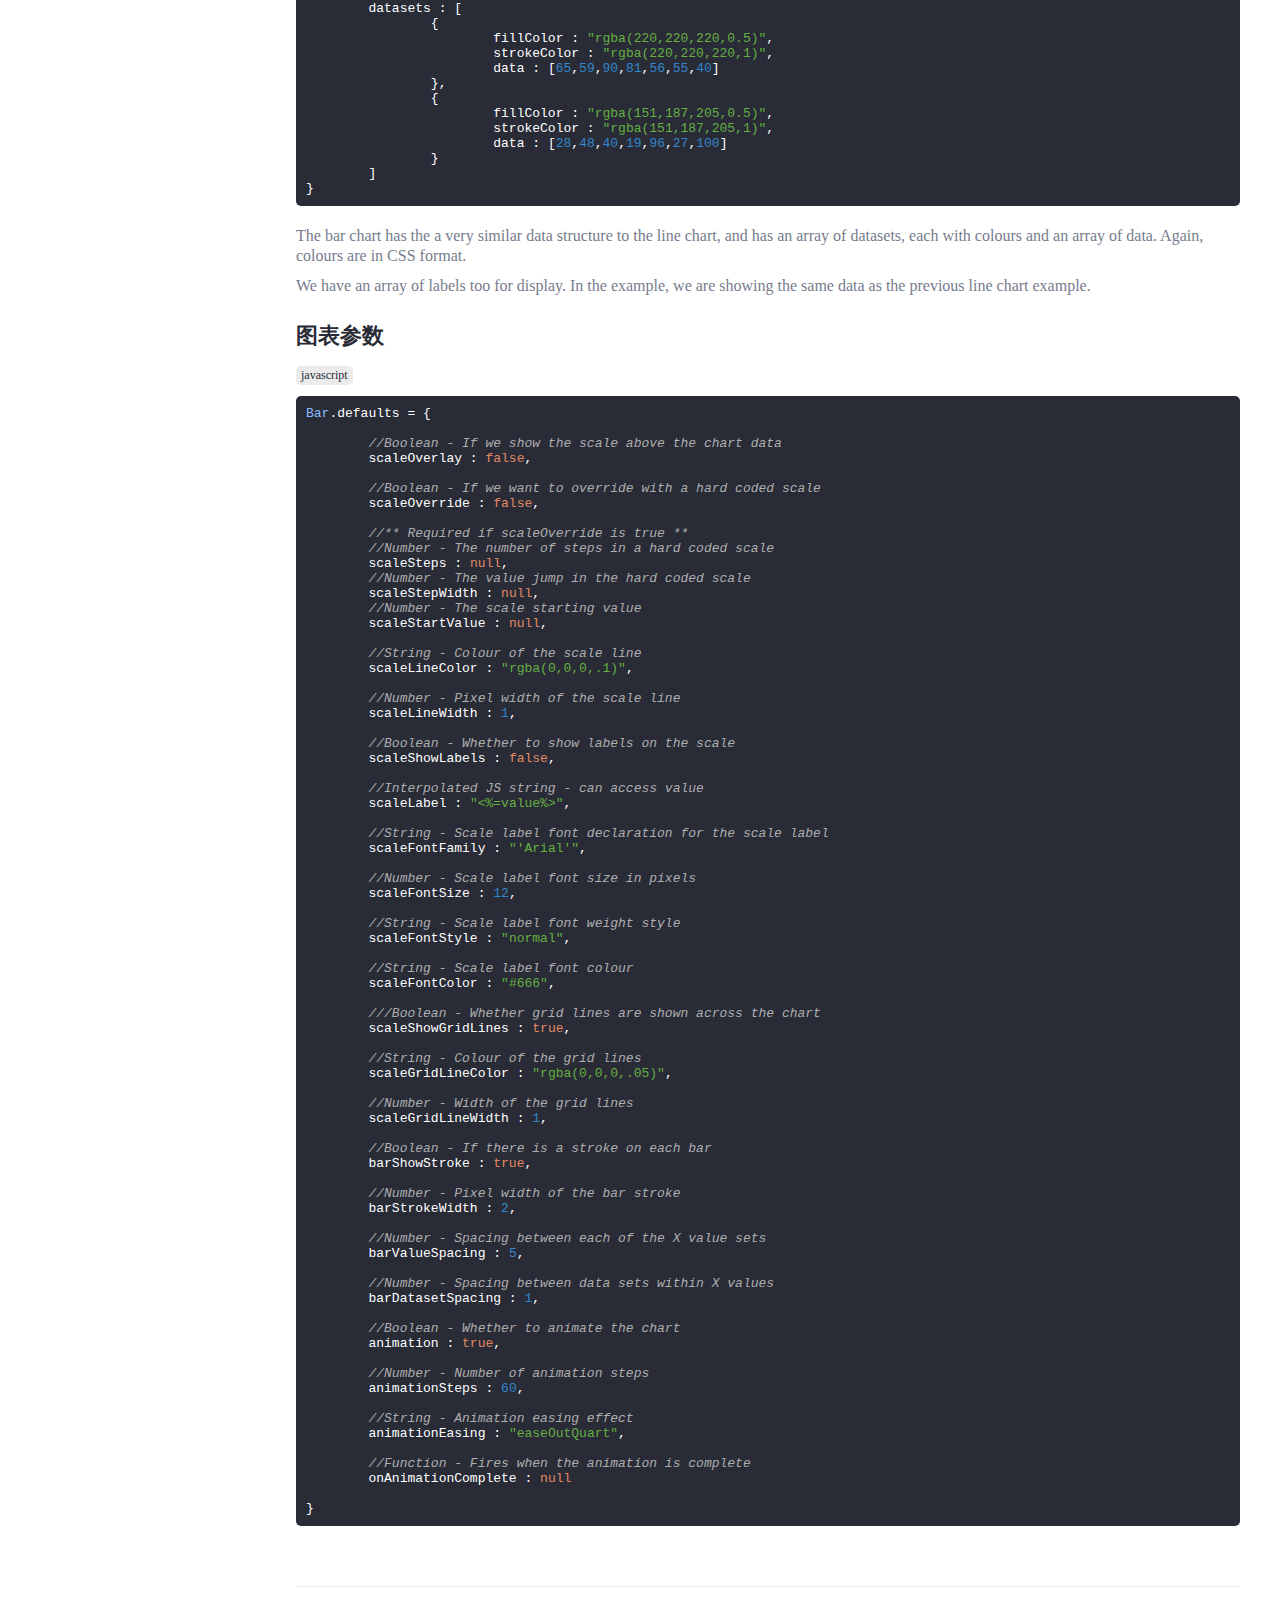
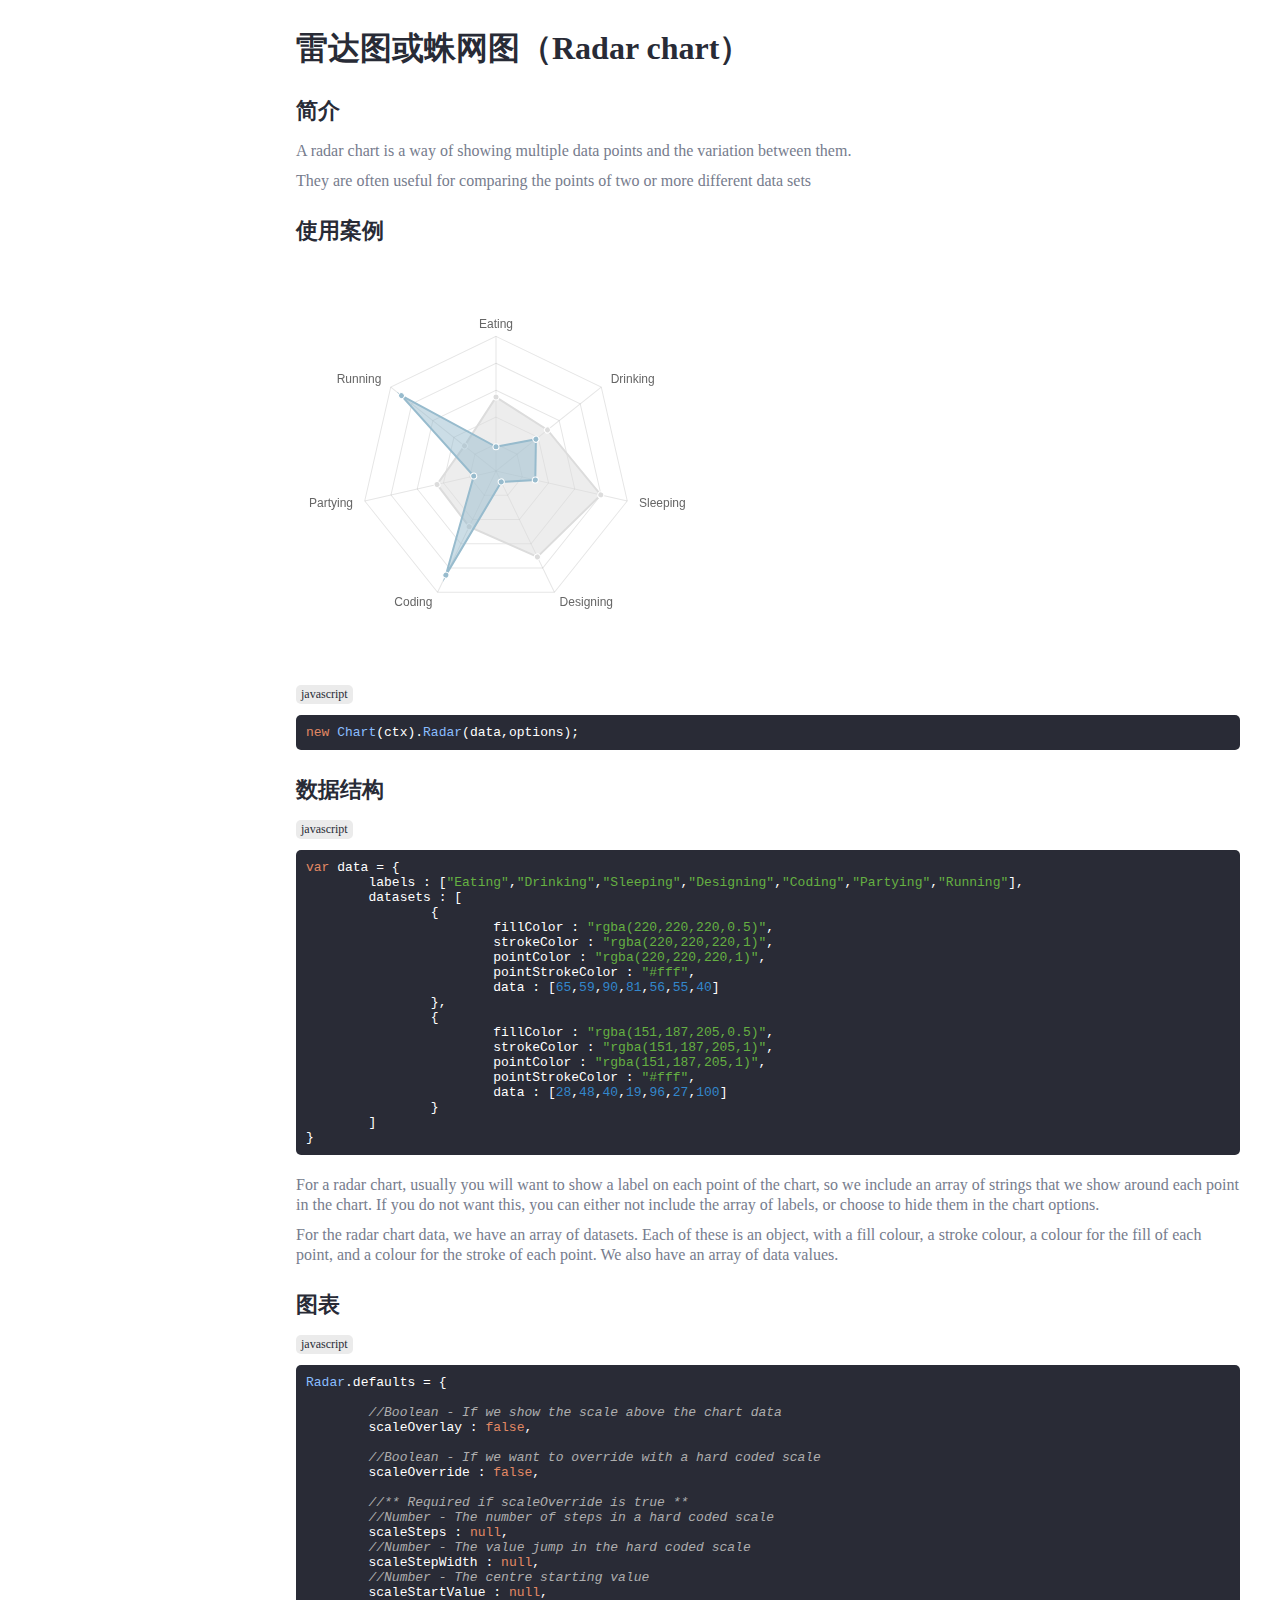
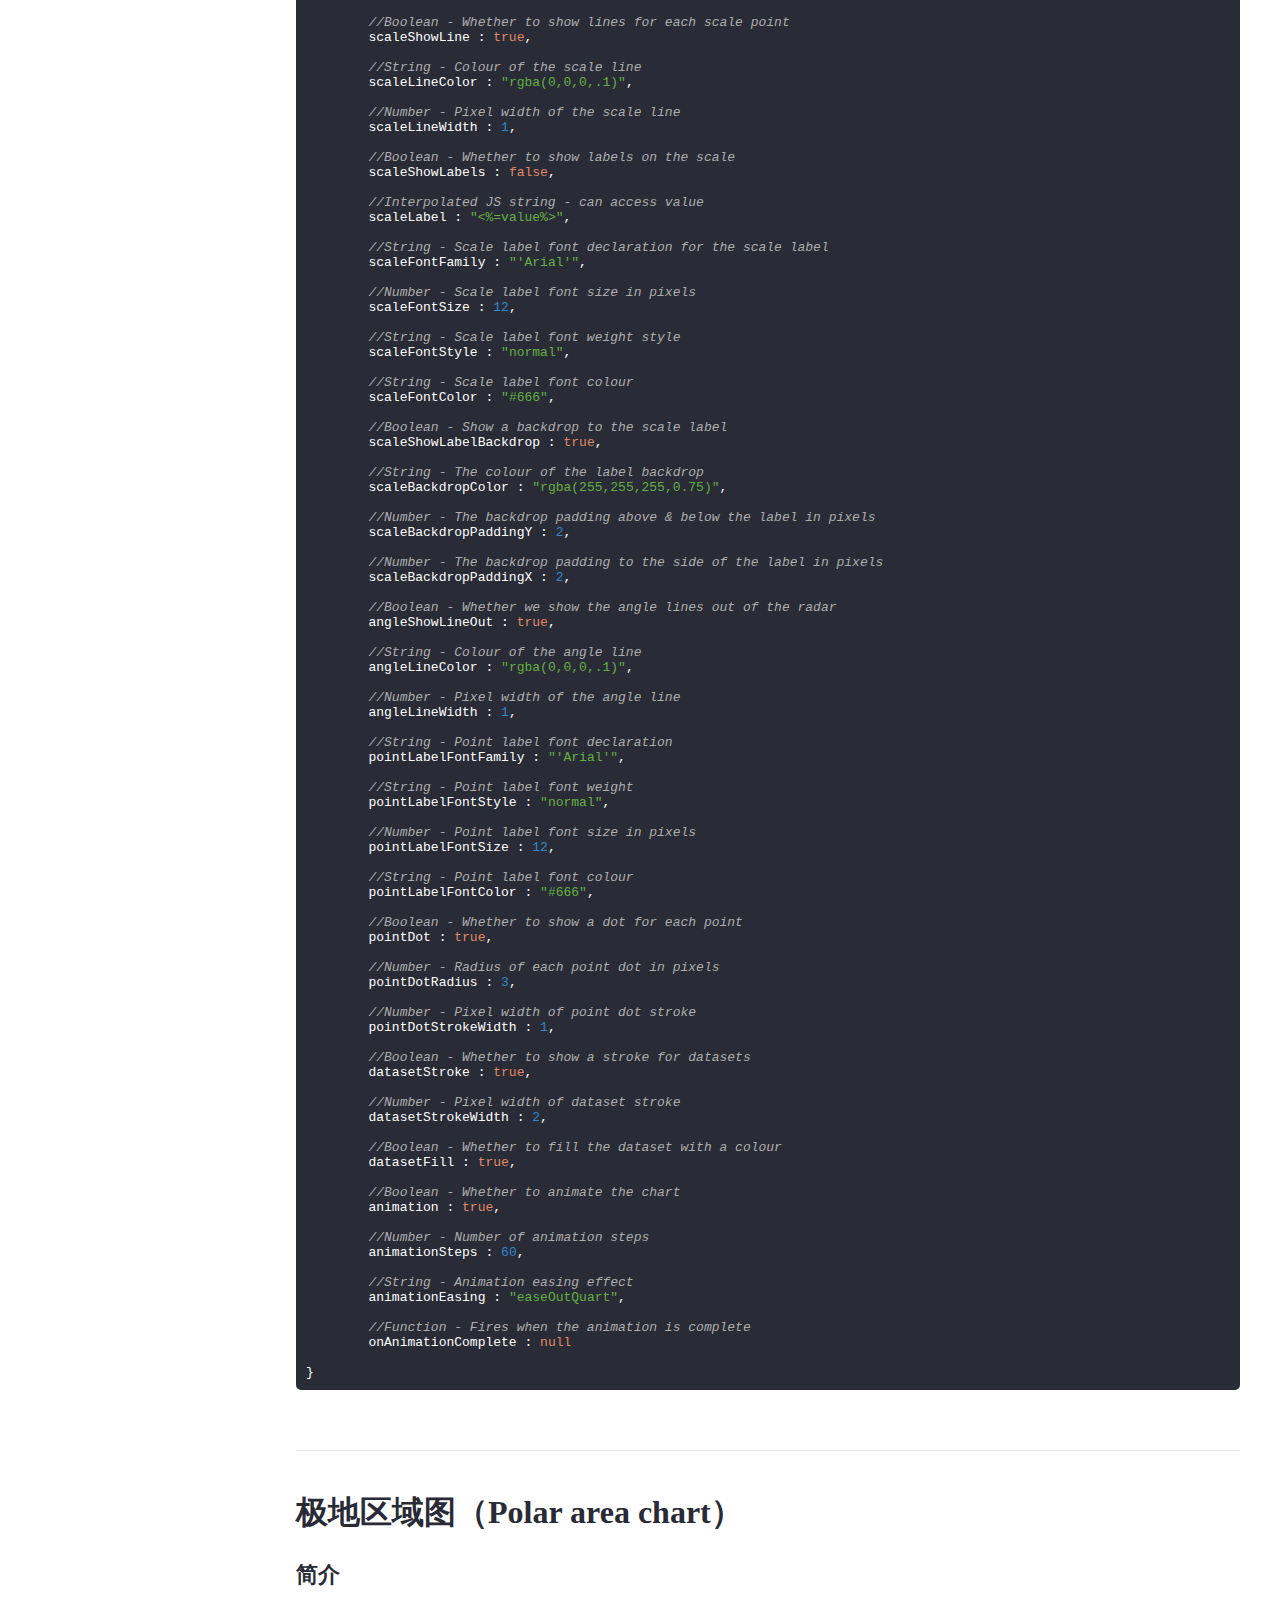
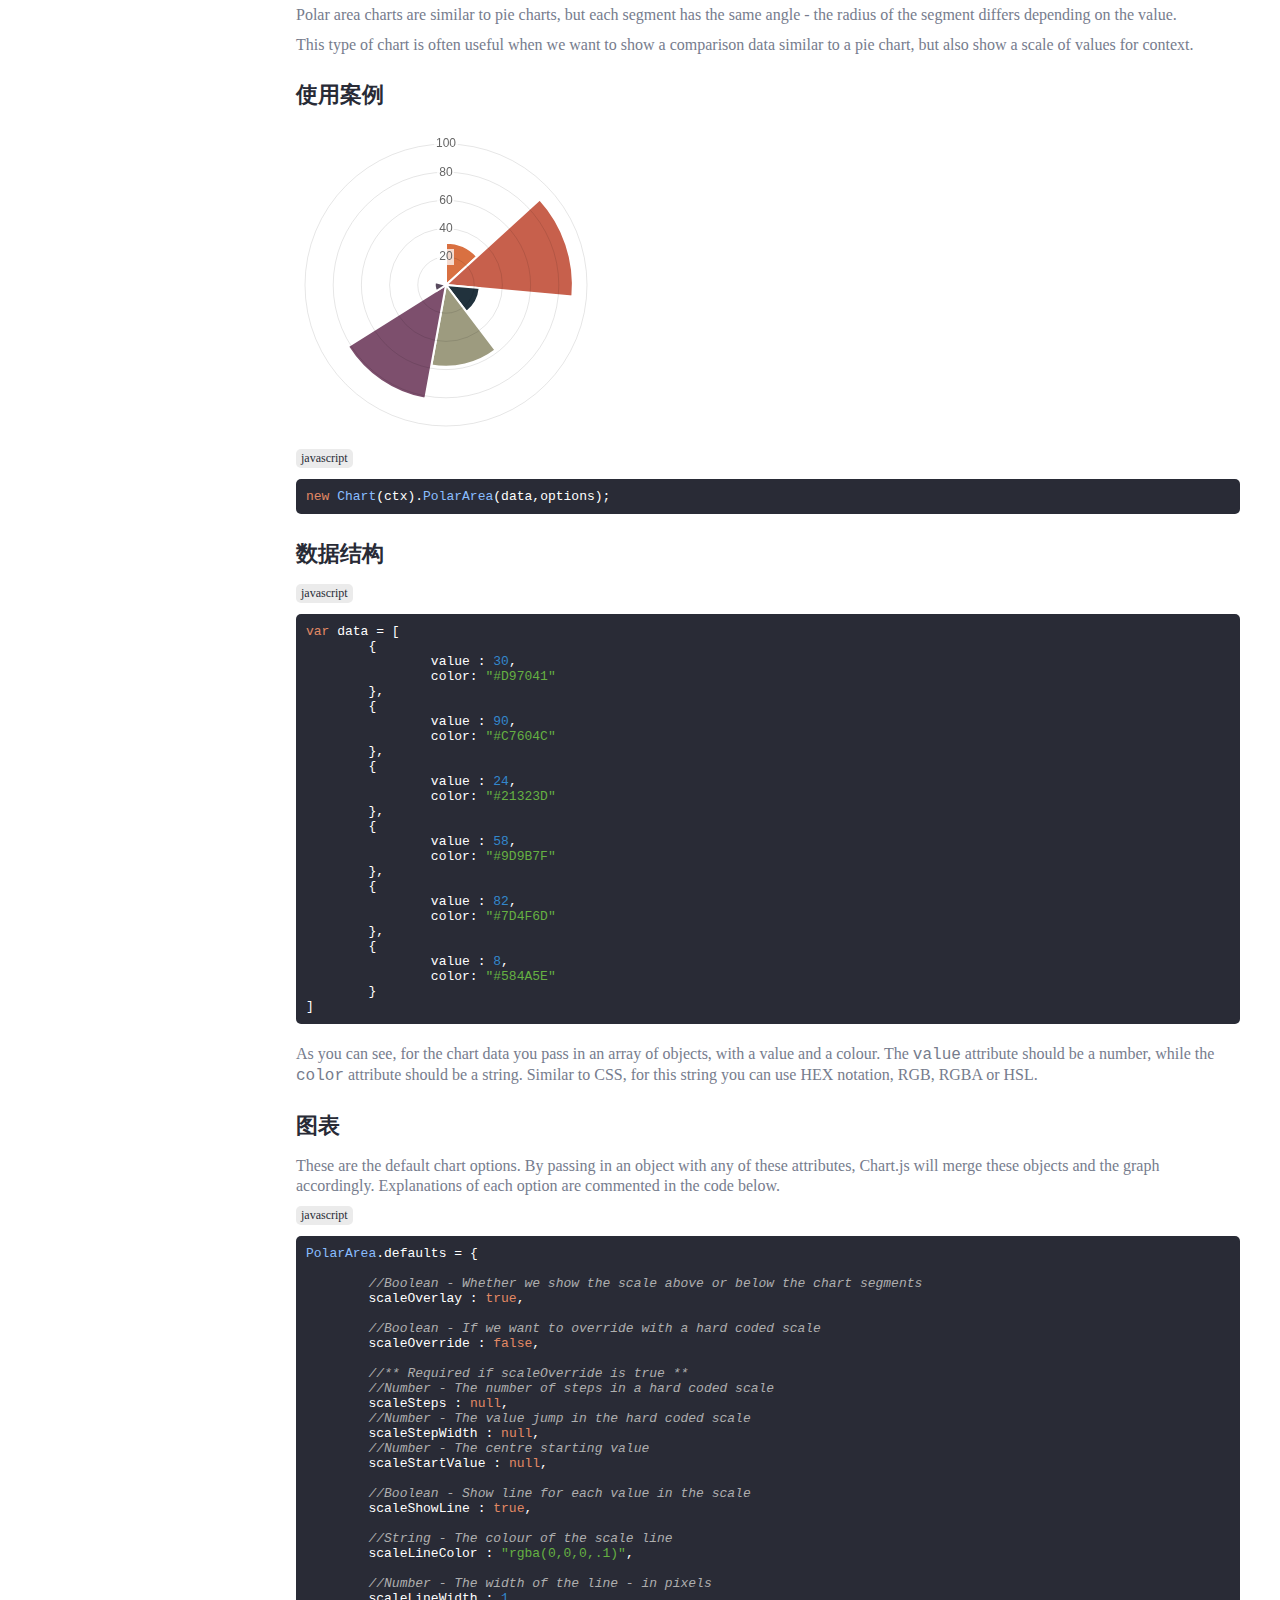
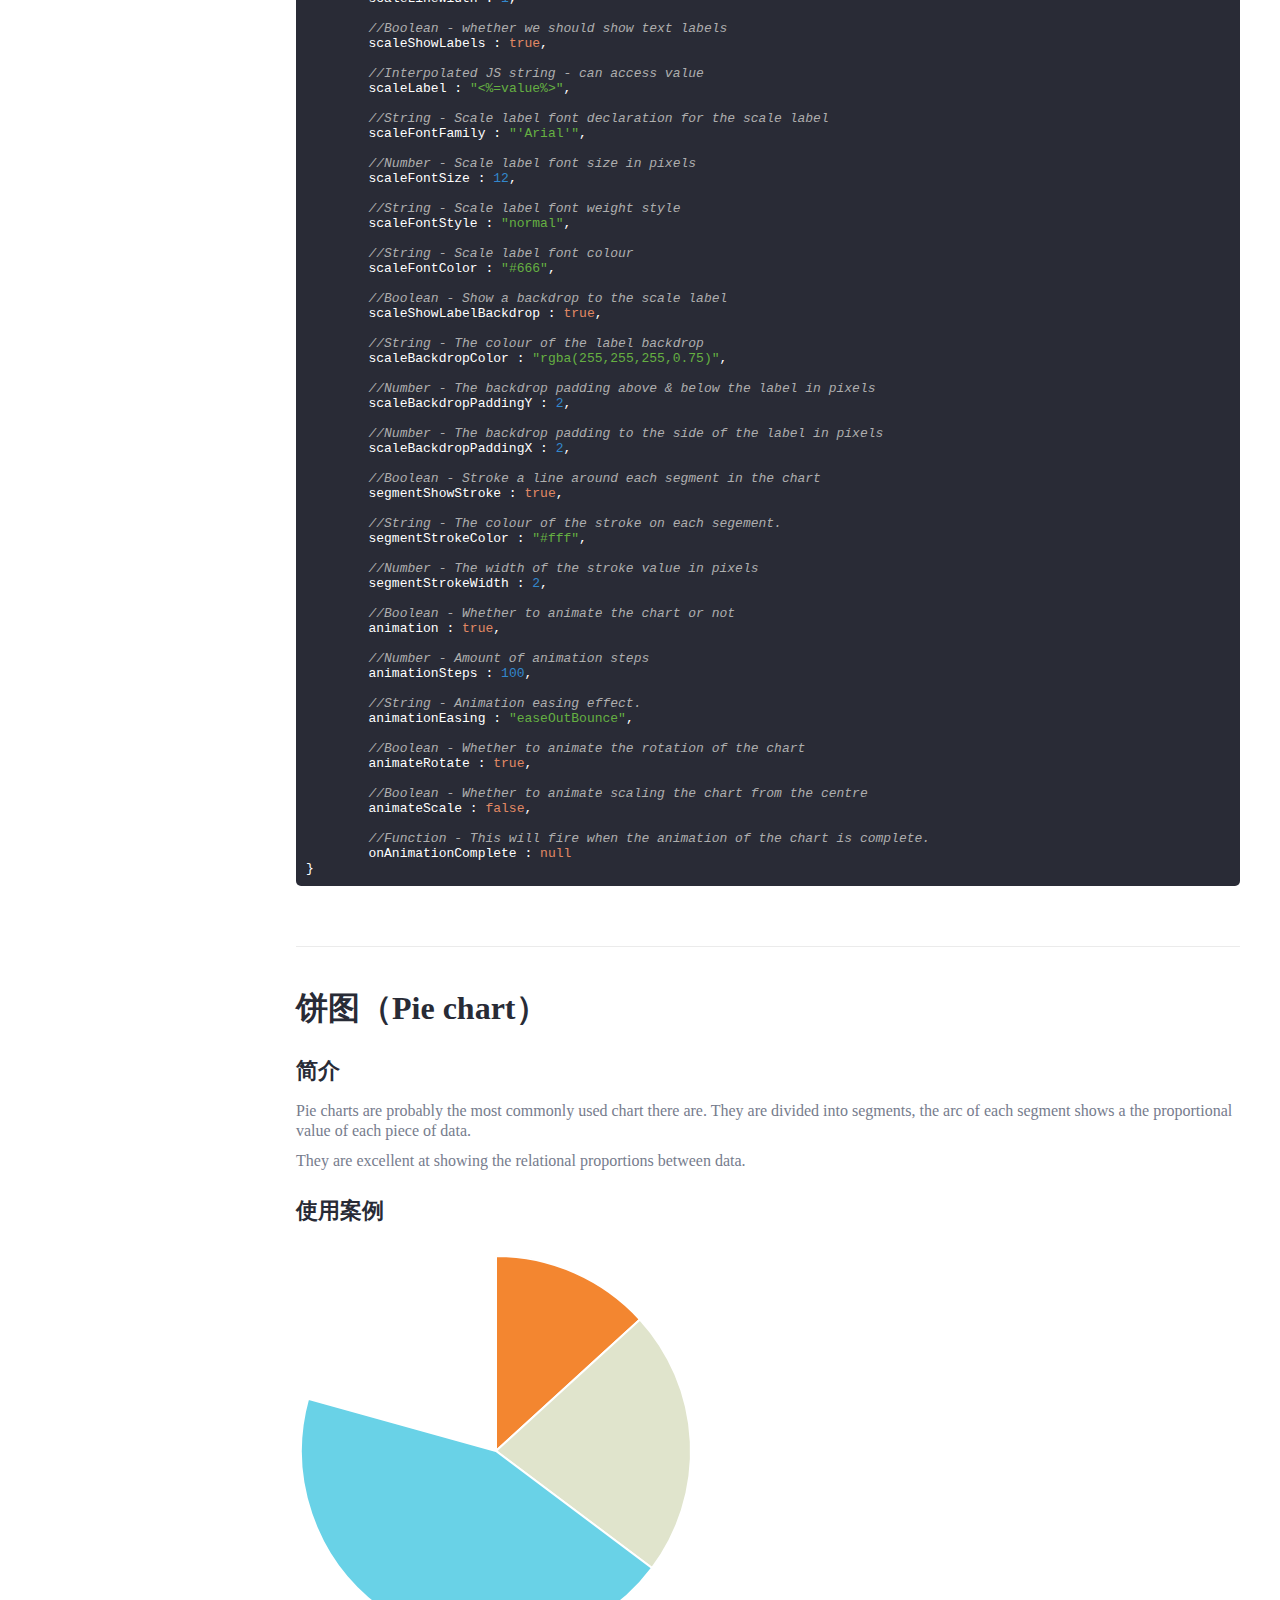
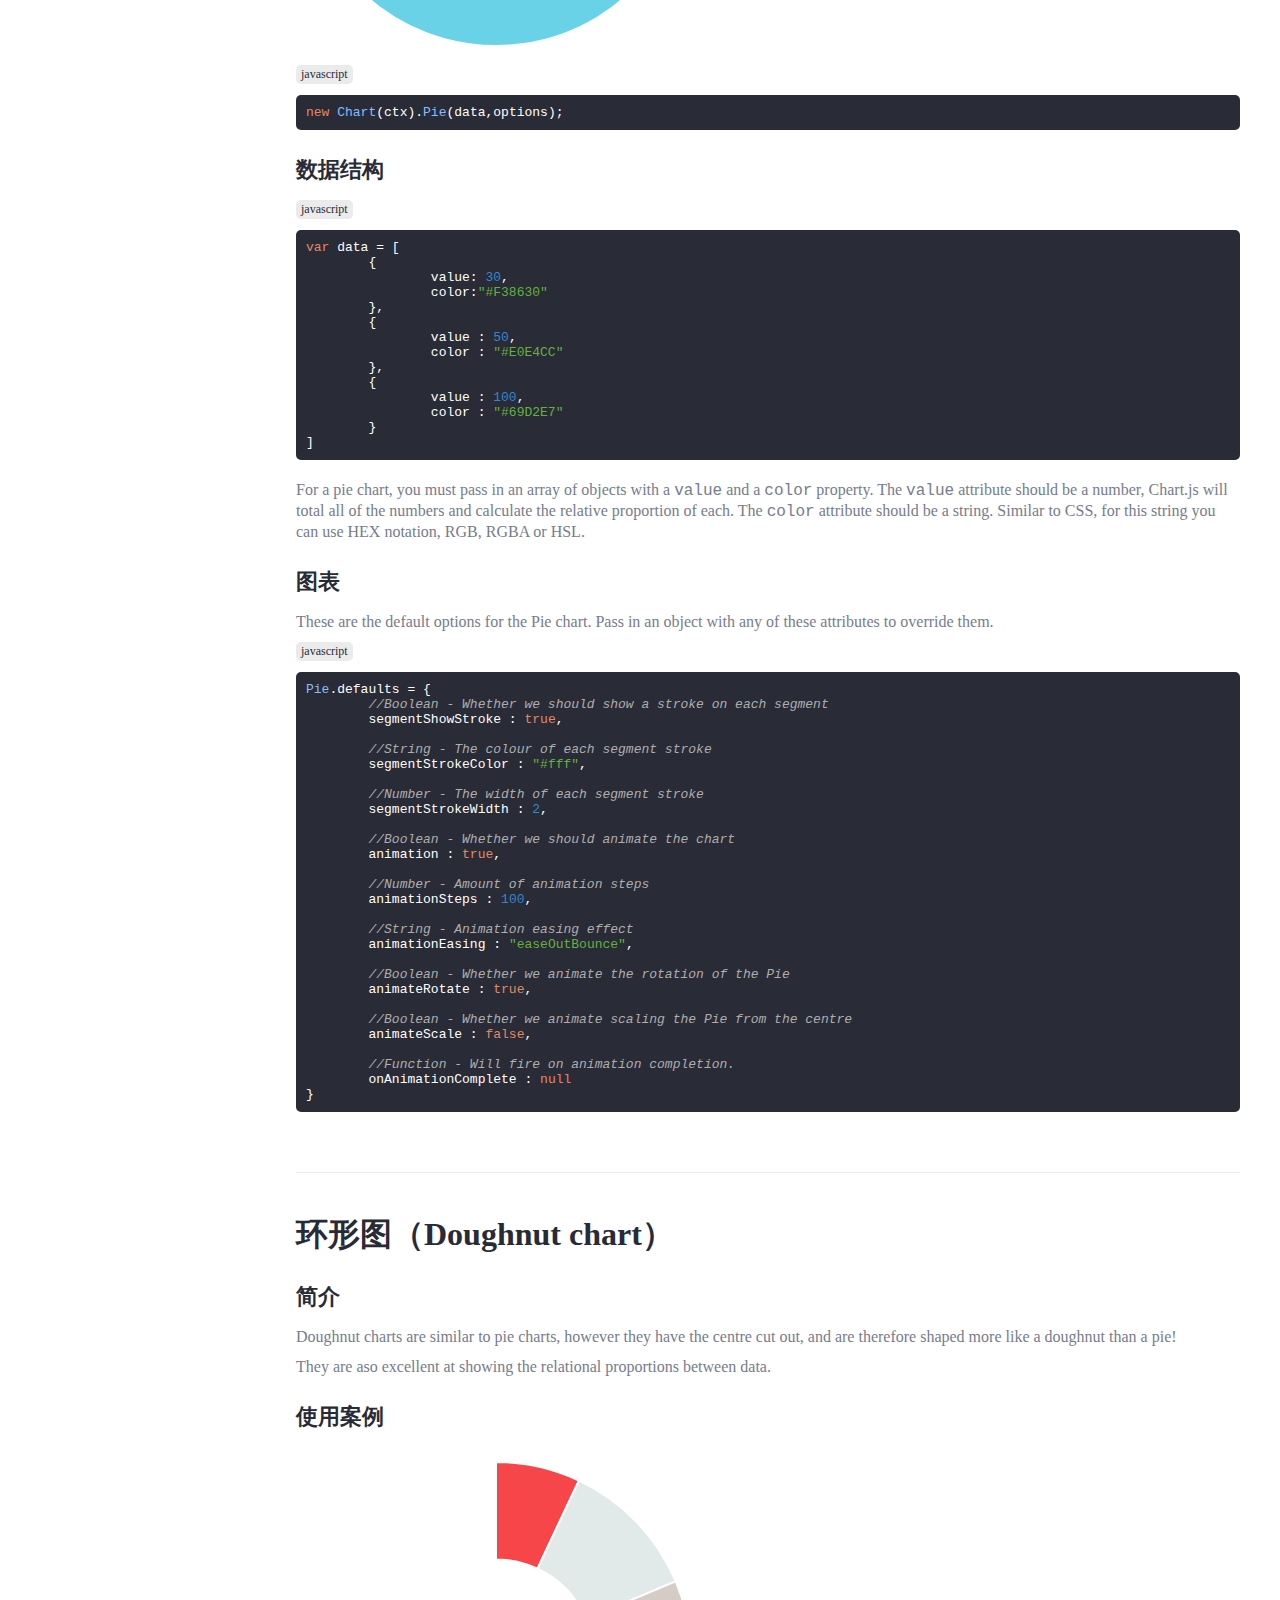
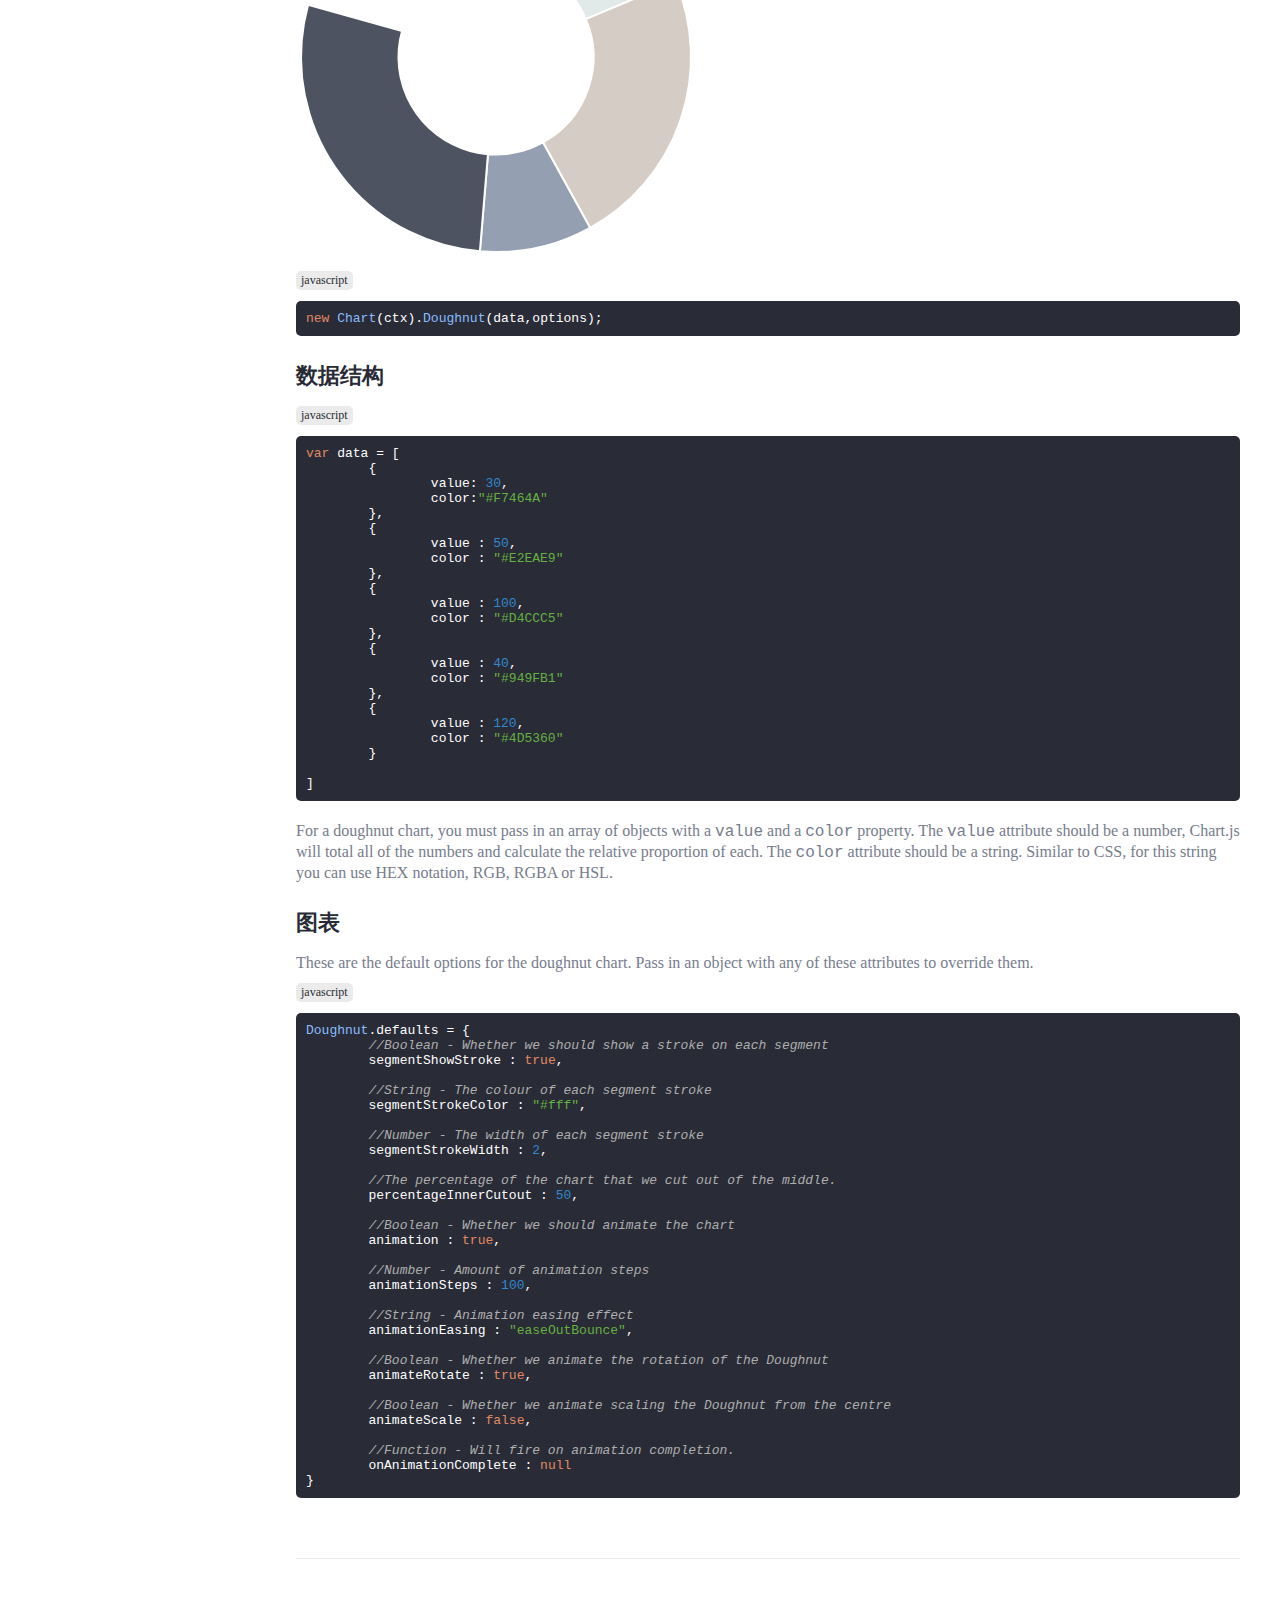
<file: libs/chartJS使用文档.html>
<!doctype html>
<html>
	<head>
		<meta charset="utf-8" />
		<title>Chart.js 中文文档</title>
		<link href="css/chartstyle.css" rel="stylesheet">
	</head>
	<body>

	<div id="wrapper">
		<nav>	
			<dl>
			</dl>
		</nav>
		
		<div id="contentWrapper">
			<h1 id="mainHeader">Chart.js 中文文档</h1>
			<h2 id="introText">此文档包含了用Chart.js创建漂亮图表的所有知识。</h2>
			<article id="gettingStarted">
				<h1>起步</h1>
				<h2>引入Chart.js文件</h2>
				<p>首先我们需要在页面中引入Chart.js文件。此工具库在全局命名空间中定义了<code>Chart</code>变量。</p>
				<pre data-type="html"><code>&lt;script src=&quot;Chart.js&quot;&gt;&lt;/script&gt;</code></pre>
				<h2>创建图表</h2>
				<p>为了创建图表，我们要实例化一个Chart对象。为了完成前面的步骤，首先需要需要传入一个绘制图表的2d context。以下是案例。</p>
				<pre data-type="html"><code>&lt;canvas id=&quot;myChart&quot; width=&quot;400&quot; height=&quot;400&quot;&gt;&lt;/canvas&gt;</code></pre>
				<pre data-type="javascript"><code>//Get the context of the canvas element we want to select
var ctx = document.getElementById("myChart").getContext("2d");
var myNewChart = new Chart(ctx).PolarArea(data);</code></pre>
				<p>我们还可以用jQuery获取canvas的context。首先从jQuery集合中获取我们需要的DOM节点，然后在这个DOM节点上调用 <code>getContext("2d")</code> 方法。</p>
				<pre data-type="javascript"><code>//Get context with jQuery - using jQuery's .get() method.
var ctx = $("#myChart").get(0).getContext("2d");
//This will get the first returned node in the jQuery collection.
var myNewChart = new Chart(ctx);</code></pre>
				<p>当我们完成了在指定的canvas上实例化Chart对象之后，Chart.js会自动针对retina屏幕做缩放。</p>
				<p>Chart对象设置完成后，我们就可以继续创建Chart.js中提供的具体类型的图表了。下面这个案例中，我们将展示如何绘制一幅极地区域图（Polar area chart）。</p>
				<pre data-type="javascript"><code>new Chart(ctx).PolarArea(data,options);</code></pre>
				<p>We call a method of the name of the chart we want to create. We pass in the data for that chart type, and the options for that chart as parameters. Chart.js will merge the options you pass in with the default options for that chart type.</p>
			</article>	
			
<article id="lineChart">
				<h1>曲线图（Line chart）</h1>
				<h2>简介</h2>
				<p>曲线图就是将数据标于曲线上的一种图表。</p>
				<p>一般用于展示趋势数据，和比较两组数据集。</p>
				<h2>使用案例</h2>
				<canvas id="line" data-type="Line" width="600" height="400"></canvas>
				<pre data-type="javascript"><code>new Chart(ctx).Line(data,options);</code></pre>
				<h2>数据结构</h2>	
				<pre data-type="javascript"><code data-for="line">var data = {
	labels : ["January","February","March","April","May","June","July"],
	datasets : [
		{
			fillColor : "rgba(220,220,220,0.5)",
			strokeColor : "rgba(220,220,220,1)",
			pointColor : "rgba(220,220,220,1)",
			pointStrokeColor : "#fff",
			data : [65,59,90,81,56,55,40]
		},
		{
			fillColor : "rgba(151,187,205,0.5)",
			strokeColor : "rgba(151,187,205,1)",
			pointColor : "rgba(151,187,205,1)",
			pointStrokeColor : "#fff",
			data : [28,48,40,19,96,27,100]
		}
	]
}</code></pre>
				<p>The line chart requires an array of labels for each of the data points. This is show on the X axis.</p>
				<p>The data for line charts is broken up into an array of datasets. Each dataset has a colour for the fill, a colour for the line and colours for the points and strokes of the points. These colours are strings just like CSS. You can use RGBA, RGB, HEX or HSL notation.</p>
				
				<h2>图表参数</h2>
				<pre data-type="javascript"><code>Line.defaults = {
				
	//Boolean - If we show the scale above the chart data			
	scaleOverlay : false,
	
	//Boolean - If we want to override with a hard coded scale
	scaleOverride : false,
	
	//** Required if scaleOverride is true **
	//Number - The number of steps in a hard coded scale
	scaleSteps : null,
	//Number - The value jump in the hard coded scale
	scaleStepWidth : null,
	//Number - The scale starting value
	scaleStartValue : null,

	//String - Colour of the scale line	
	scaleLineColor : "rgba(0,0,0,.1)",
	
	//Number - Pixel width of the scale line	
	scaleLineWidth : 1,

	//Boolean - Whether to show labels on the scale	
	scaleShowLabels : false,
	
	//Interpolated JS string - can access value
	scaleLabel : "<%=value%>",
	
	//String - Scale label font declaration for the scale label
	scaleFontFamily : "'Arial'",
	
	//Number - Scale label font size in pixels	
	scaleFontSize : 12,
	
	//String - Scale label font weight style	
	scaleFontStyle : "normal",
	
	//String - Scale label font colour	
	scaleFontColor : "#666",	
	
	///Boolean - Whether grid lines are shown across the chart
	scaleShowGridLines : true,
	
	//String - Colour of the grid lines
	scaleGridLineColor : "rgba(0,0,0,.05)",
	
	//Number - Width of the grid lines
	scaleGridLineWidth : 1,	
	
	//Boolean - Whether the line is curved between points
	bezierCurve : true,
	
	//Boolean - Whether to show a dot for each point
	pointDot : true,
	
	//Number - Radius of each point dot in pixels
	pointDotRadius : 3,
	
	//Number - Pixel width of point dot stroke
	pointDotStrokeWidth : 1,
	
	//Boolean - Whether to show a stroke for datasets
	datasetStroke : true,
	
	//Number - Pixel width of dataset stroke
	datasetStrokeWidth : 2,
	
	//Boolean - Whether to fill the dataset with a colour
	datasetFill : true,
	
	//Boolean - Whether to animate the chart
	animation : true,

	//Number - Number of animation steps
	animationSteps : 60,
	
	//String - Animation easing effect
	animationEasing : "easeOutQuart",

	//Function - Fires when the animation is complete
	onAnimationComplete : null
	
}</code></pre>
			</article>	
			
<article id="barChart">
				<h1>柱状图（Bar chart）</h1>
				<h2>简介</h2>
				<p>A bar chart is a way of showing data as bars.</p>
				<p>It is sometimes used to show trend data, and the comparison of multiple data sets side by side.</p>
				<h2>使用案例</h2>
				<canvas id="bar" data-type="Bar" width="600" height="400"></canvas>
				<pre data-type="javascript"><code>new Chart(ctx).Bar(data,options);</code></pre>
				<h2>数据结构</h2>	
				<pre data-type="javascript"><code data-for="bar">var data = {
	labels : ["January","February","March","April","May","June","July"],
	datasets : [
		{
			fillColor : "rgba(220,220,220,0.5)",
			strokeColor : "rgba(220,220,220,1)",
			data : [65,59,90,81,56,55,40]
		},
		{
			fillColor : "rgba(151,187,205,0.5)",
			strokeColor : "rgba(151,187,205,1)",
			data : [28,48,40,19,96,27,100]
		}
	]
}</code></pre>
				<p>The bar chart has the a very similar data structure to the line chart, and has an array of datasets, each with colours and an array of data. Again, colours are in CSS format.</p>
				<p>We have an array of labels too for display. In the example, we are showing the same data as the previous line chart example.</p>
				
				<h2>图表参数</h2>
				<pre data-type="javascript"><code>Bar.defaults = {
				
	//Boolean - If we show the scale above the chart data			
	scaleOverlay : false,
	
	//Boolean - If we want to override with a hard coded scale
	scaleOverride : false,
	
	//** Required if scaleOverride is true **
	//Number - The number of steps in a hard coded scale
	scaleSteps : null,
	//Number - The value jump in the hard coded scale
	scaleStepWidth : null,
	//Number - The scale starting value
	scaleStartValue : null,

	//String - Colour of the scale line	
	scaleLineColor : "rgba(0,0,0,.1)",
	
	//Number - Pixel width of the scale line	
	scaleLineWidth : 1,

	//Boolean - Whether to show labels on the scale	
	scaleShowLabels : false,
	
	//Interpolated JS string - can access value
	scaleLabel : "<%=value%>",
	
	//String - Scale label font declaration for the scale label
	scaleFontFamily : "'Arial'",
	
	//Number - Scale label font size in pixels	
	scaleFontSize : 12,
	
	//String - Scale label font weight style	
	scaleFontStyle : "normal",
	
	//String - Scale label font colour	
	scaleFontColor : "#666",	
	
	///Boolean - Whether grid lines are shown across the chart
	scaleShowGridLines : true,
	
	//String - Colour of the grid lines
	scaleGridLineColor : "rgba(0,0,0,.05)",
	
	//Number - Width of the grid lines
	scaleGridLineWidth : 1,	

	//Boolean - If there is a stroke on each bar	
	barShowStroke : true,
	
	//Number - Pixel width of the bar stroke	
	barStrokeWidth : 2,
	
	//Number - Spacing between each of the X value sets
	barValueSpacing : 5,
	
	//Number - Spacing between data sets within X values
	barDatasetSpacing : 1,
	
	//Boolean - Whether to animate the chart
	animation : true,

	//Number - Number of animation steps
	animationSteps : 60,
	
	//String - Animation easing effect
	animationEasing : "easeOutQuart",

	//Function - Fires when the animation is complete
	onAnimationComplete : null
	
}</code></pre>
			</article>						
			
			<article id="radarChart">
				<h1>雷达图或蛛网图（Radar chart）</h1>
				<h2>简介</h2>
				<p>A radar chart is a way of showing multiple data points and the variation between them.</p>
				<p>They are often useful for comparing the points of two or more different data sets</p>
				<h2>使用案例</h2>
				<canvas id="radar" data-type="Radar" width="400" height="400"></canvas>
				<pre data-type="javascript"><code>new Chart(ctx).Radar(data,options);</code></pre>
				<h2>数据结构</h2>	
				<pre data-type="javascript"><code data-for="radar">var data = {
	labels : ["Eating","Drinking","Sleeping","Designing","Coding","Partying","Running"],
	datasets : [
		{
			fillColor : "rgba(220,220,220,0.5)",
			strokeColor : "rgba(220,220,220,1)",
			pointColor : "rgba(220,220,220,1)",
			pointStrokeColor : "#fff",
			data : [65,59,90,81,56,55,40]
		},
		{
			fillColor : "rgba(151,187,205,0.5)",
			strokeColor : "rgba(151,187,205,1)",
			pointColor : "rgba(151,187,205,1)",
			pointStrokeColor : "#fff",
			data : [28,48,40,19,96,27,100]
		}
	]
}</code></pre>
				<p>For a radar chart, usually you will want to show a label on each point of the chart, so we include an array of strings that we show around each point in the chart. If you do not want this, you can either not include the array of labels, or choose to hide them in the chart options.</p>
				<p>For the radar chart data, we have an array of datasets. Each of these is an object, with a fill colour, a stroke colour, a colour for the fill of each point, and a colour for the stroke of each point. We also have an array of data values.</p>
				
				<h2>图表</h2>
				<pre data-type="javascript"><code>Radar.defaults = {
				
	//Boolean - If we show the scale above the chart data			
	scaleOverlay : false,
	
	//Boolean - If we want to override with a hard coded scale
	scaleOverride : false,
	
	//** Required if scaleOverride is true **
	//Number - The number of steps in a hard coded scale
	scaleSteps : null,
	//Number - The value jump in the hard coded scale
	scaleStepWidth : null,
	//Number - The centre starting value
	scaleStartValue : null,
	
	//Boolean - Whether to show lines for each scale point
	scaleShowLine : true,

	//String - Colour of the scale line	
	scaleLineColor : "rgba(0,0,0,.1)",
	
	//Number - Pixel width of the scale line	
	scaleLineWidth : 1,

	//Boolean - Whether to show labels on the scale	
	scaleShowLabels : false,
	
	//Interpolated JS string - can access value
	scaleLabel : "<%=value%>",
	
	//String - Scale label font declaration for the scale label
	scaleFontFamily : "'Arial'",
	
	//Number - Scale label font size in pixels	
	scaleFontSize : 12,
	
	//String - Scale label font weight style	
	scaleFontStyle : "normal",
	
	//String - Scale label font colour	
	scaleFontColor : "#666",
	
	//Boolean - Show a backdrop to the scale label
	scaleShowLabelBackdrop : true,
	
	//String - The colour of the label backdrop	
	scaleBackdropColor : "rgba(255,255,255,0.75)",
	
	//Number - The backdrop padding above & below the label in pixels
	scaleBackdropPaddingY : 2,
	
	//Number - The backdrop padding to the side of the label in pixels	
	scaleBackdropPaddingX : 2,
	
	//Boolean - Whether we show the angle lines out of the radar
	angleShowLineOut : true,
	
	//String - Colour of the angle line
	angleLineColor : "rgba(0,0,0,.1)",
	
	//Number - Pixel width of the angle line
	angleLineWidth : 1,			
	
	//String - Point label font declaration
	pointLabelFontFamily : "'Arial'",
	
	//String - Point label font weight
	pointLabelFontStyle : "normal",
	
	//Number - Point label font size in pixels	
	pointLabelFontSize : 12,
	
	//String - Point label font colour	
	pointLabelFontColor : "#666",
	
	//Boolean - Whether to show a dot for each point
	pointDot : true,
	
	//Number - Radius of each point dot in pixels
	pointDotRadius : 3,
	
	//Number - Pixel width of point dot stroke
	pointDotStrokeWidth : 1,
	
	//Boolean - Whether to show a stroke for datasets
	datasetStroke : true,
	
	//Number - Pixel width of dataset stroke
	datasetStrokeWidth : 2,
	
	//Boolean - Whether to fill the dataset with a colour
	datasetFill : true,
	
	//Boolean - Whether to animate the chart
	animation : true,

	//Number - Number of animation steps
	animationSteps : 60,
	
	//String - Animation easing effect
	animationEasing : "easeOutQuart",

	//Function - Fires when the animation is complete
	onAnimationComplete : null
	
}</code></pre>
			</article>			
			
			<article id="polarAreaChart">
				<h1>极地区域图（Polar area chart）</h1>
				<h2>简介</h2>
				<p>Polar area charts are similar to pie charts, but each segment has the same angle - the radius of the segment differs depending on the value.</p>
				<p>This type of chart is often useful when we want to show a comparison data similar to a pie chart, but also show a scale of values for context.</p>
				<h2>使用案例</h2>
				<canvas id="polarArea" data-type="PolarArea" width="300" height="300"></canvas>
				<pre data-type="javascript"><code>new Chart(ctx).PolarArea(data,options);</code></pre>
				<h2>数据结构</h2>
				<pre data-type="javascript"><code data-for="polarArea">var data = [
	{
		value : 30,
		color: "#D97041"
	},
	{
		value : 90,
		color: "#C7604C"
	},
	{
		value : 24,
		color: "#21323D"
	},
	{
		value : 58,
		color: "#9D9B7F"
	},
	{
		value : 82,
		color: "#7D4F6D"
	},
	{
		value : 8,
		color: "#584A5E"
	}
]</code></pre>
				<p>As you can see, for the chart data you pass in an array of objects, with a value and a colour. The <code>value</code> attribute should be a number, while the <code>color</code> attribute should be a string. Similar to CSS, for this string you can use HEX notation, RGB, RGBA or HSL.</p>
				<h2>图表</h2>
				<p>These are the default chart options. By passing in an object with any of these attributes, Chart.js will merge these objects and the graph accordingly. Explanations of each option are commented in the code below.</p>
				<pre data-type="javascript"><code>PolarArea.defaults = {
				
	//Boolean - Whether we show the scale above or below the chart segments
	scaleOverlay : true,
	
	//Boolean - If we want to override with a hard coded scale
	scaleOverride : false,
	
	//** Required if scaleOverride is true **
	//Number - The number of steps in a hard coded scale
	scaleSteps : null,
	//Number - The value jump in the hard coded scale
	scaleStepWidth : null,
	//Number - The centre starting value
	scaleStartValue : null,
	
	//Boolean - Show line for each value in the scale
	scaleShowLine : true,
	
	//String - The colour of the scale line
	scaleLineColor : "rgba(0,0,0,.1)",
	
	//Number - The width of the line - in pixels
	scaleLineWidth : 1,
	
	//Boolean - whether we should show text labels
	scaleShowLabels : true,
	
	//Interpolated JS string - can access value
	scaleLabel : "<%=value%>",
	
	//String - Scale label font declaration for the scale label
	scaleFontFamily : "'Arial'",
	
	//Number - Scale label font size in pixels	
	scaleFontSize : 12,
	
	//String - Scale label font weight style	
	scaleFontStyle : "normal",
	
	//String - Scale label font colour	
	scaleFontColor : "#666",
	
	//Boolean - Show a backdrop to the scale label
	scaleShowLabelBackdrop : true,
	
	//String - The colour of the label backdrop	
	scaleBackdropColor : "rgba(255,255,255,0.75)",
	
	//Number - The backdrop padding above & below the label in pixels
	scaleBackdropPaddingY : 2,
	
	//Number - The backdrop padding to the side of the label in pixels	
	scaleBackdropPaddingX : 2,

	//Boolean - Stroke a line around each segment in the chart
	segmentShowStroke : true,
	
	//String - The colour of the stroke on each segement.
	segmentStrokeColor : "#fff",
	
	//Number - The width of the stroke value in pixels	
	segmentStrokeWidth : 2,
	
	//Boolean - Whether to animate the chart or not
	animation : true,
	
	//Number - Amount of animation steps
	animationSteps : 100,
	
	//String - Animation easing effect.
	animationEasing : "easeOutBounce",

	//Boolean - Whether to animate the rotation of the chart
	animateRotate : true,
	
	//Boolean - Whether to animate scaling the chart from the centre
	animateScale : false,

	//Function - This will fire when the animation of the chart is complete.
	onAnimationComplete : null
}</code></pre>
			</article>
			<article id="pieChart">
				<h1>饼图（Pie chart）</h1>
				<h2>简介</h2>
				<p>Pie charts are probably the most commonly used chart there are. They are divided into segments, the arc of each segment shows a the proportional value of each piece of data.</p>
				<p>They are excellent at showing the relational proportions between data.</p>
				<h2>使用案例</h2>
				<canvas id="pie" data-type="Pie" width="400" height="400"></canvas>
				<pre data-type="javascript"><code>new Chart(ctx).Pie(data,options);</code></pre>
				<h2>数据结构</h2>
				<pre data-type="javascript"><code data-for="pie">var data = [
	{
		value: 30,
		color:"#F38630"
	},
	{
		value : 50,
		color : "#E0E4CC"
	},
	{
		value : 100,
		color : "#69D2E7"
	}			
]</code></pre>
				<p>For a pie chart, you must pass in an array of objects with a <code>value</code> and a <code>color</code> property. The <code>value</code> attribute should be a number, Chart.js will total all of the numbers and calculate the relative proportion of each. The <code>color</code> attribute should be a string. Similar to CSS, for this string you can use HEX notation, RGB, RGBA or HSL.</p>
				<h2>图表</h2>
				<p>These are the default options for the Pie chart. Pass in an object with any of these attributes to override them.
				<pre data-type="javascript"><code>Pie.defaults = {
	//Boolean - Whether we should show a stroke on each segment
	segmentShowStroke : true,
	
	//String - The colour of each segment stroke
	segmentStrokeColor : "#fff",
	
	//Number - The width of each segment stroke
	segmentStrokeWidth : 2,
	
	//Boolean - Whether we should animate the chart	
	animation : true,
	
	//Number - Amount of animation steps
	animationSteps : 100,
	
	//String - Animation easing effect
	animationEasing : "easeOutBounce",
	
	//Boolean - Whether we animate the rotation of the Pie
	animateRotate : true,

	//Boolean - Whether we animate scaling the Pie from the centre
	animateScale : false,
	
	//Function - Will fire on animation completion.
	onAnimationComplete : null
}</code></pre>
			</article>
			<article id="doughnutChart">
				<h1>环形图（Doughnut chart）</h1>
				<h2>简介</h2>
				<p>Doughnut charts are similar to pie charts, however they have the centre cut out, and are therefore shaped more like a doughnut than a pie!</p>
				<p>They are aso excellent at showing the relational proportions between data.</p>
				<h2>使用案例</h2>
				<canvas id="doughnut" data-type="Doughnut" width="400" height="400"></canvas>
				<pre data-type="javascript"><code>new Chart(ctx).Doughnut(data,options);</code></pre>
				<h2>数据结构</h2>
				<pre data-type="javascript"><code data-for="doughnut">var data = [
	{
		value: 30,
		color:"#F7464A"
	},
	{
		value : 50,
		color : "#E2EAE9"
	},
	{
		value : 100,
		color : "#D4CCC5"
	},
	{
		value : 40,
		color : "#949FB1"
	},
	{
		value : 120,
		color : "#4D5360"
	}

]</code></pre>
				<p>For a doughnut chart, you must pass in an array of objects with a <code>value</code> and a <code>color</code> property. The <code>value</code> attribute should be a number, Chart.js will total all of the numbers and calculate the relative proportion of each. The <code>color</code> attribute should be a string. Similar to CSS, for this string you can use HEX notation, RGB, RGBA or HSL.</p>
				<h2>图表</h2>
				<p>These are the default options for the doughnut chart. Pass in an object with any of these attributes to override them.
				<pre data-type="javascript"><code>Doughnut.defaults = {
	//Boolean - Whether we should show a stroke on each segment
	segmentShowStroke : true,
	
	//String - The colour of each segment stroke
	segmentStrokeColor : "#fff",
	
	//Number - The width of each segment stroke
	segmentStrokeWidth : 2,
	
	//The percentage of the chart that we cut out of the middle.
	percentageInnerCutout : 50,
	
	//Boolean - Whether we should animate the chart	
	animation : true,
	
	//Number - Amount of animation steps
	animationSteps : 100,
	
	//String - Animation easing effect
	animationEasing : "easeOutBounce",
	
	//Boolean - Whether we animate the rotation of the Doughnut
	animateRotate : true,

	//Boolean - Whether we animate scaling the Doughnut from the centre
	animateScale : false,
	
	//Function - Will fire on animation completion.
	onAnimationComplete : null
}</code></pre>
			</article>
			<article id="generalIssues">
				<h1>General issues</h1>
				<h2>Chart interactivity</h2>
				<p>If you are looking to add interaction as a layer to charts, Chart.js is <strong>not the library for you</strong>. A better option would be using SVG, as this will let you attach event listeners to any of the elements in the chart, as these are all DOM nodes.</p>
				<p>Chart.js uses the canvas element, which is a single DOM node, similar in characteristics to a static image. This does mean that it has a wider scope for compatibility, and less memory implications than SVG based charting solutions. The canvas element also allows for saving the contents as a base 64 string, allowing saving the chart as an image. </p>
				<p>In SVG, all of the lines, data points and everything you see is a DOM node. As a result of this, complex charts with a lot of intricacies, or many charts on the page will often see dips in performance when scrolling or generating the chart, especially when there are multiple on the page. SVG also has relatively poor mobile support, with Android not supporting SVG at all before version 3.0, and iOS before 5.0. (<a href="http://caniuse.com/svg-html5" target="_blank">caniuse.com/svg-html5</a>).</p>
				<h2>浏览器支持</h2>
				<p>所有现代浏览器和大部分手机浏览器都支持canvas(<a href="http://caniuse.com/canvas" target="_blank">caniuse.com/canvas</a>)。</p>
				<p>对于IE8及以下版本的浏览器，建议使用ExplorerCanvas - 见 <a href="https://code.google.com/p/explorercanvas/" target="_blank">https://code.google.com/p/explorercanvas/</a>。对于不支持canvas的IE会自动降级为VML格式。使用方法: </p>
				<pre data-type="html"><code>&lt;head&gt;
	&lt;!--[if lte IE 8]&gt;
		&lt;script src=&quot;excanvas.js&quot;&gt;&lt;/script&gt;
	&lt;![endif]--&gt;
&lt;/head&gt;</code></pre>
				<p>Usually I would recommend feature detection to choose whether or not to load a polyfill, rather than IE conditional comments, however in this case, VML is a Microsoft proprietary format, so it will only work in IE.</p>
				<p>Some important points to note in my experience using ExplorerCanvas as a fallback.</p>
				<ul>
					<li>Initialise charts on load rather than DOMContentReady when using the library, as sometimes a race condition will occur, and it will result in an error when trying to get the 2d context of a canvas.</li>
					<li>New VML DOM elements are being created for each animation frame and there is no hardware acceleration. As a result animation is usually slow and jerky, with flashing text. It is a good idea to dynamically turn off animation based on canvas support. I recommend using the excellent <a href="http://modernizr.com/" targer="_blank">Modernizr</a> to do this.</li>
					<li>When declaring fonts, the library explorercanvas requires the font name to be in single quotes inside the string. For example, instead of your scaleFontFamily property being simply "Arial", explorercanvas support, use "'Arial'" instead. Chart.js does this for default values.</li>
					
				</ul>
				<h2>Bugs &amp; issues</h2>
				<p>Please report these on the Github page - at <a href="https://github.com/nnnick/Chart.js" target="_blank">github.com/nnnick/Chart.js</a>.</p>
				<p>New contributions to the library are welcome.</p>
				<h2>License</h2>
				<p>Chart.js is open source and available under the <a href="http://opensource.org/licenses/MIT" target="_blank">MIT license</a>.</p>
			</article>
		</div>
	</div>
	</body>
	<script src="js/jquery1.11.1.min.js"></script>
	<script src="js/prettify.js"></script>
	<script src="js/Chart.js"></script>
	<script>
	$(document).ready(function(){
	
		var $nav = $("nav dl");
		
		$("article").each(function(){
			var $el = $(this);
			var $h1 = $el.find("h1");
			var sectionTitle = $h1.html();
			var articleId = $el.attr("id");
			var $dt = $("<dt><a href=\"#"+articleId +"\">"+sectionTitle+"</a></dt>");
			
			$dt.find("a").on("click",function(e){
				e.preventDefault();
				$('html,body').animate({scrollTop: $h1.offset().top},400);
			});
			
			$nav.append($dt);
			
			var $subtitles = $el.find("h2");
			
			$subtitles.each(function(){
				var $h2 = $(this);
				var title = $h2.text();
				var newID = articleId + "-" +camelCase(title);
				$h2.attr("id",newID);
				var $dd = $("<dd><a href=\"#" +newID + "\">" + title + "</a></dd>");
				
				$dd.find("a").on("click",function(e){
					e.preventDefault();
					$('html,body').animate({scrollTop: $h2.offset().top},400);
				})
				$nav.append($dd);
				
			});
			
			var $articles = $el.find("article");
			
		});	
		
		$("canvas").each(function(){
			var $canvas = $(this);
			var ctx = this.getContext("2d");
			
			
			
			eval($("code[data-for='" + $canvas.attr("id") + "']").text());
			
			
			var evalString = "new Chart(ctx)." + $canvas.data("type") + "(data);";
			
			eval(evalString);
						
		});
		prettyPrint();			
		
		function camelCase(str){			
			var splitString = str.split(" ");
			
			var returnedCamel = splitString[0].toLowerCase();
			
			for (var i=1; i<splitString.length; i++){
				returnedCamel += splitString[i].charAt(0).toUpperCase() + splitString[i].substring(1).toLowerCase();
			}
			
			return returnedCamel;
			
		} 
	});
	</script>
	
</html>
</file>
<file: fonts/sansation.css>
@font-face {
    font-family: 'Sansation';
    src: url('Sansation_Regular-webfont.eot');
    src: url('Sansation_Regular-webfont.eot?iefix') format('eot'),
         url('Sansation_Regular-webfont.woff') format('woff'),
         url('Sansation_Regular-webfont.ttf') format('truetype'),
         url('Sansation_Regular-webfont.svg#webfontS2K4V4Bt') format('svg');
    font-weight: normal;
    font-style: normal;
}
</file>
<file: css/styler-farbtastic.css>
.farbtastic {
  position: relative;
  float: left;
}
.farbtastic * {
  position: absolute;
  cursor: crosshair;
}
.farbtastic, .farbtastic .wheel {
  width: 130px;
  height: 130px;
}
.farbtastic .color, .farbtastic .overlay {
  top: 31px;
  left: 31px;
  width: 68px;
  height: 68px;
}
.farbtastic .wheel {
  background: url(../images/farbtastic/wheel.png) no-repeat;
  width: 130px;
  height: 130px;
}

.farbtastic .overlay {
  background: url(../images/farbtastic/mask.png) no-repeat;
}
.farbtastic .marker {
  width: 17px;
  height: 17px;
  margin: -8px 0 0 -8px;
  overflow: hidden;
  background: url(../images/farbtastic/marker.png) no-repeat;
}
</file>
<file: css/stop_ie.css>
#wrapper, #bg_slider{
	display: none;
}

body,html{
	background-color: #fff;
}

#ie_warning{
	display: inline;
}
</file>
<file: libs/css/chartstyle.css>
/* Pretty printing styles. Used with prettify.js. */
/* Vim sunburst theme by David Leibovic */
pre .str {
  color: #65B042;
}
/* string  - green */
pre .kwd {
  color: #E28964;
}
/* keyword - dark pink */
pre .com {
  color: #AEAEAE;
  font-style: italic;
}
/* comment - gray */
pre .typ {
  color: #89bdff;
}
/* type - light blue */
pre .lit {
  color: #3387CC;
}
/* literal - blue */
pre .pun {
  color: #fff;
}
/* punctuation - white */
pre .pln {
  color: #fff;
}
/* plaintext - white */
pre .tag {
  color: #89bdff;
}
/* html/xml tag    - light blue */
pre .atn {
  color: #bdb76b;
}
/* html/xml attribute name  - khaki */
pre .atv {
  color: #65B042;
}
/* html/xml attribute value - green */
pre .dec {
  color: #3387CC;
}
/* decimal - blue */
/* Specify class=linenums on a pre to get line numbering */
ol.linenums {
  margin-top: 0;
  margin-bottom: 0;
  color: #AEAEAE;
}
/* IE indents via margin-left */
li.L0,
li.L1,
li.L2,
li.L3,
li.L5,
li.L6,
li.L7,
li.L8 {
  list-style-type: none;
}
/* Alternate shading for lines */
@media print {
  pre .str {
    color: #060;
  }
  pre .kwd {
    color: #006;
    font-weight: bold;
  }
  pre .com {
    color: #600;
    font-style: italic;
  }
  pre .typ {
    color: #404;
    font-weight: bold;
  }
  pre .lit {
    color: #044;
  }
  pre .pun {
    color: #440;
  }
  pre .pln {
    color: #000;
  }
  pre .tag {
    color: #006;
    font-weight: bold;
  }
  pre .atn {
    color: #404;
  }
  pre .atv {
    color: #060;
  }
}
* {
  padding: 0;
  margin: 0;
  box-sizing: border-box;
  -moz-box-sizing: border-box;
  -webkit-box-sizing: border-box;
  color: inherit;
  text-rendering: optimizeLegibility;
}
body {
  color: #282b36;
  min-width: 768px;
}
.redBorder,
.greenBorder,
.yellowBorder {
  border-top: 8px solid #282b36;
  width: 33.33%;
  float: left;
  height: 16px;
  position: relative;
  z-index: 50;
}
.redBorder {
  background-color: #f33e6f;
}
.greenBorder {
  background-color: #46bfbd;
}
.yellowBorder {
  background-color: #fdb45c;
}
h1 {
  font-family: "proxima-nova";
  font-weight: 600;
  font-size: 32px;
}
h2 {
  font-family: "proxima-nova";
  font-weight: 600;
  font-size: 22px;
  line-height: 40px;
}
#mainHeader {
  font-size: 55px;
}
#introText {
  font-weight: 400;
  margin-top: 20px;
  font-size: 26px;
  line-height: 40px;
  margin-bottom: 40px;
}
#wrapper {
  margin: 0 auto;
  position: relative;
  min-width: 768px;
}
#wrapper nav {
  width: 20%;
  padding-right: 20px;
  position: fixed;
  height: 100%;
  overflow-y: scroll;
  top: 0;
  z-index: 0;
  padding: 40px 20px;
  font-family: "proxima-nova";
  background-color: #ebebeb;
}
#wrapper nav dl {
  color: #767c8d;
}
#wrapper nav dl dt {
  list-style: none;
  margin-top: 10px;
  margin-bottom: 5px;
}
#wrapper nav dl dt a {
  display: block;
  padding: 2px 0;
  border-bottom: 1px solid rgba(118, 124, 141, 0.2);
  text-decoration: none;
}
#wrapper nav dl dd {
  margin-bottom: 5px;
  padding-left: 5px;
}
#wrapper nav dl dd:before {
  content: "- ";
}
#wrapper nav dl dd a {
  text-decoration: none;
  font-size: 12px;
  border-bottom: 1px solid transparent;
}
#wrapper nav dl a {
  -webkit-transition: all 200ms ease-in-out;
  -moz-transition: all 200ms ease-in-out;
  -o-transition: all 200ms ease-in-out;
  -ms-transition: all 200ms ease-in-out;
  transition: all 200ms ease-in-out;
}
#wrapper nav dl a:hover {
  color: #2d91ea;
  border-bottom-color: #2d91ea;
}
#wrapper #contentWrapper {
  width: 80%;
  max-width: 1080px;
  margin-left: 20%;
  padding: 0px 40px;
  padding-top: 72px;
}
article {
  border-top: 1px solid #ebebeb;
  padding: 40px 0;
}
article h2 {
  margin-top: 20px;
}
p,
ul li {
  font-family: "proxima-nova";
  line-height: 20px;
  font-size: 16px;
  margin-top: 10px;
  color: #767c8d;
}
p a,
ul li a {
  text-decoration: none;
  border-bottom: 1px solid #2d91ea;
  color: #2d91ea;
}
canvas {
  margin-top: 20px;
}
pre {
  background-color: #292b36;
  padding: 10px;
  border-radius: 5px;
  position: relative;
  -webkit-font-smoothing: antialiased;
  margin: 40px 0 20px 0;
}
pre code {
  display: block;
}
pre:before {
  content: attr(data-type);
  position: absolute;
  font-size: 12px;
  top: -30px;
  left: 0;
  font-family: "proxima-nova";
  font-weight: 400;
  display: inline-block;
  padding: 2px 5px;
  border-radius: 5px;
  background-color: #ebebeb;
}
</file>
<file: css/style.css>
@import 'reset.css';


/* BASIC ELEMENT STYLINGS */

body,html {
	padding: 0px;
	margin: 0px auto;
	text-align: center;
	font-family: 'Sansation', Arial;
	font-size: 12px;
	line-height: 20px;	
	background-color: #000;
	color: #333333;
	width: 100%;
	height: 100%;	
}


h1 {	
	float: left;
	font-size: 20px;	
	text-align: left;
	width: 100%;
	font-weight: normal;
	clear: left;
}

h2 {
	clear: left;
	float: left;
	font-size: 18px;	
	text-align: left;
	width: 100%;
	font-weight: normal;	
}

h3 {
	clear: left;
	font-weight: normal;
	float: left;
	font-size: 16px;	
	text-align: left;
	width: 100%;
}

h4 {
	clear: left;
	font-weight: normal;
	float: left;
	font-size: 15px;	
	text-align: left;
	width: 100%;
}

h5 {
	clear: left;
	font-weight: normal;
	float: left;
	font-size: 14px;	
	text-align: left;
	width: 100%;
}

h6 {
	clear: left;
	float: left;
	font-size: 13px;	
	text-align: left;
	width: 100%;
}


a{
	color: #333333;	
	font-weight: bold;
}
a:link {text-decoration: none;}
a:visited {text-decoration: none;}
a:active {text-decoration: none;}
a:hover {
	text-decoration: none;
	color: #b69d31;
}


table {
	width: 100%;
}

td{
	padding: 4px;
	line-height: 20px;
}

.copyrights{text-indent:-9999px;height:0;line-height:0;font-size:0;overflow:hidden;}
.image, #content iframe {
	float: left;
	border: 1px solid #ddd;
	margin-right: 15px;
	padding: 4px;
	background-color: #fff;
}


blockquote{	
	width: 90%;		
	float: left;		
	padding: 0px;
	margin: 0px;
	padding: 0px;
	padding-left: 40px;	
	margin-left: 10px;	
	margin-right: 10px;	
	font-size: 14px;	
	background-image: url('../images/quote.png');
	background-repeat: no-repeat;
	background-position: 0px 5px;		
}

#content blockquote p{	
	margin: 0px;
	margin-bottom: 15px;
}


code {
	line-height: 20px;
	width: 570px;
	border: 1px solid #ccc;	
	float: left;
	background-image: url('../images/code_bg.gif');
	padding-left: 10px;
	padding-right: 10px;		
	margin-bottom: 30px;	
	margin-top: 15px;
}

pre {
	line-height: 20px;
	width: 606px;
	border: 1px solid #ccc;	
	float: left;	
	padding-left: 10px;
	padding-right: 10px;
	padding-top: 20px;
	padding-bottom: 20px;
	margin-bottom: 20px;
	margin-right: 40px;
	margin-top: 20px;

}


/* TABLE */


.table table {	
	font-size: 12px;
	clear: left;	
	width: 100%;
	background-image: url('../images/table_bg.gif');
	background-repeat: repeat-x;
	background-color: #f9f2e4;
	background-position: 0px 30px;
	margin-bottom: 30px;
}

.table th {
	background-color: #fff;	
	height: 32px;
	vertical-align: middle;	
	text-align: center;	
}

.table thead{
	border: 2px solid #dedede;
}

.table tr {		
	padding-left: 10px;
	padding-right: 10px;
	border-bottom: 1px solid #fff;
}

.table tbody {
	border: 2px solid #dedede;
	
}

.table tr:hover {
	background-color: #fbf9f4;
}

.table td {	
	height: 27px;
	vertical-align: middle;
	text-align: center;
	
}




/* TEXTS */

.dropcap {
	font-size: 38px;
	font-weight:  bold;
	float: left;
	margin-top: 10px;
	margin-right: 6px;
}


#content .alignright, .align_right {
	float: right;
}
blockquote.align_right, blockquote.align_left{
	width: 190px;
}

#content .alignleft, .align_left {
	float: left;
}

#content .align_center {
	margin-left:auto;
	margin-right:auto;
}

#content .justify{
	text-align: justify;
}


.read_more{
	color: #b69d31;
	font-weight: normal;
}



/* LISTS */


.list1 {
	float: left;
	margin-right: 30px;	
	
}
.list1 li {
	background-image: url('../images/list1-bullet.gif');
	background-repeat: no-repeat;
	background-position: left center;
	padding-left: 10px;		
	margin: 0px;
	line-height: 30px;
}
.list2 {
	float: left;
	margin-right: 30px;
}
.list2 li {
	background-image: url('../images/list2-bullet.png');
	background-repeat: no-repeat;
	background-position: left center;
	padding-left: 10px;
	margin: 0px;
	line-height: 30px;
}
.list3 {
	float: left;
	margin-right: 30px;
}
.list3 li {
	background-image: url('../images/list3-bullet.png');
	background-repeat: no-repeat;
	background-position: left bottom;
	padding-left: 10px;
	margin: 0px;
	line-height: 30px;
	padding-right: 10px;
}
.list4 {
	float: left;
	margin-right: 30px;
}
.list4 li {
	background-image: url('../images/list-bullet.png');
	background-repeat: no-repeat;
	background-position: 0px 4px;
	padding-left: 20px;
	margin: 0px;
}

#content .list_num{
	float: left;	
	clear: left;
	list-style-type: none;
	width: 620px;
	margin-bottom: 30px;
}
#content .list_num li{
	width: 176px;
	float: left;
	clear: none;
	margin-right: 30px;
	text-align: justify;
}
#content .list_num .last{
	margin-right: 0px;
}
#content .list_num li span{
	float: left;
	width: 34px;
	height: 34px;
	background-image: url('../images/list_num_bg.png');
	background-repeat: no-repeat;
	background-position: 0px 0px;
	text-align: center;
	line-height: 34px;
	font-size: 20px;
	color: #fff;
	margin-right: 5px;
}




/* VIDEO PLAYER */

.video_player{
	float: left;	
	border: 1px solid #cfcfcf;	
	background-color: #fff;
	padding: 4px;
}

object{
	margin: 0px;
	padding: 0px;
	vertical-align: bottom; 
}



/* HORIZONTAL LINES*/ 

.hr {
	width: 100%;
	float: left;
	clear: left;
	height: 15px;
	background-image: url('../images/horizontal_ruler.png');	
	background-position: top center;
	background-repeat: no-repeat;
	margin-bottom: 30px;
	margin-top: 30px;
}

.hr2{
	width: 100%;
	float: left;
	clear: left;
	height: 1px;
	background-image: url('../images/hr2.gif');	
	background-position: top center;
	background-repeat: repeat-x;
	margin-bottom: 30px;
	margin-top: 30px;
}


/* VERTICAL SPACE */

.vspace {
	float: left;
	clear: left;
	width: 100%;
	height: 30px;
}




/* JAVASCRIPT FALLBACK */

#notification {
	float: left;
	left: 0px;
	top: 0px;
	height: 35px;
	width: 100%;
	text-align: center;
	position: absolute;
	z-index: 20;
	background-color: #fff1ba;
	font-size: 12px;
	color: #000;	
	font-weight: bold;
	line-height: 35px;
	z-index: 100;
}



/* WARNING FOR IE7 OR LOWER */

#ie_warning{
	display: none;
	width: 100%;
	top: 350px;
	left: 0px;
	vertical-align: middle;
	text-align: center;
	margin: 0px auto;
	color: #333;
	font-size: 13px;
	position: fixed;
}



/*  MENU */


#sidebar #sidebar-content #menu {				
	margin: 0px auto;
	width: 100%;	
	z-index: 30;
	margin-top: 60px;	
	float: left;
}


#sidebar #sidebar-content #menu li {	
	line-height: 32px;	
	text-align: center;
	width: 100%;
	background-image: url('../images/menu_li.png');
	background-repeat: no-repeat;
	background-position: bottom center;
	clear: left;
	float: left;	
	color: #999999;	
}

#sidebar #sidebar-content #menu li a, #sidebar #sidebar-content #menu .current ul li a {		
	font-size: 12px;
	font-weight: normal;
	display: block;
	color: #999999;	
}

#sidebar #sidebar-content #menu li:hover{
	background-image: url('../images/menu_li_hover.png');
}

#sidebar #sidebar-content #menu li a:hover, #sidebar #sidebar-content #menu  .current a, #sidebar #sidebar-content #menu li ul li a:hover{
	color: #ffffff; 
}

#sidebar #sidebar-content #menu li ul{
	display: none;
}

#sidebar #sidebar-content #menu li ul li{
	background-image: url('../images/menu_subli.png');
}

#sidebar #sidebar-content #menu li ul li a{
	font-size: 11px;
}






/* NIVO SLIDER */

.slider-nivo-holder{
	float: left;
	width: 590px;
	height: 220px;
	background-image: url('../images/nivo-slider-bg.gif');
	background-repeat: no-repeat;			
	margin-bottom: 30px;
	overflow: hidden;
	position: relative;
}



#slider-nivo{
	position: relative;
	float: left;
	width: 582px;	
	height: 212px;	
	background-image: url('../images/loading.gif');
	background-repeat: no-repeat;
	background-position: center center;	
	z-index: 98;		
	margin-left: 4px;
	margin-top: 4px;
}

#slider-nivo img{
	width: 582px;
	height: 212px;
}




/* BACKGROUND SLIDER */


#bg_slider{
	width: 100%;
	height: 100%;
	position: fixed;	
	top: 0px;
	left: 0px;
	z-index: 0;	
	overflow: hidden;
	background-color: transparent;
	background-attachment: fixed;	
	background-position: top center;
	background-repeat: no-repeat;	
}

#bg_slider .bg_slider-img{
	background-attachment: fixed;	
	background-position: top center;
	background-repeat: no-repeat;
	background-color: transparent;
	width: 100%;
	height: 100%;	
	top: 0px;
	left: 0px;
	position: absolute;
}




/* SIDEBAR */

#logo {				
	text-align: center;
	margin: 0px auto;
	width: 100%;
	padding-bottom: 30px;
	background-image: url('../images/sidebar-hsep.png');
	background-repeat: no-repeat;
	background-position: bottom center;
	background-color: transparent;
}


#wrapper{
	width: 980px;
	height: 100%;
	min-height: 100%;
	margin: 0px auto;	
	z-index: 1;	
}



#sidebar{
	position: fixed;
	width: 328px;
	height: 100%;
	min-height: 100%;
	background-image: url('../images/sidebar-bg.png');
	background-repeat: repeat-y;
	background-color: transparent;
	background-position: top right;
	float: left;
	z-index: 11;
}

#sidebar-color{
	width: 306px;
	height: 100%;
	position: fixed;
	float: left;
	z-index: 12;
	background-color: #222222;
	margin-left: 13px;
}

#sidebar-border{
	width: 306px;
	height: 100%;
	position: fixed;
	float: left;
	z-index: 13;
	background-image: url('../images/sidebar-border.png');
	background-repeat: repeat-y;	
	margin-left: 13px;
}


#sidebar-light{
	width: 306px;
	height: 100%;
	position: fixed;
	float: left;
	z-index: 14;
	background-image: url('../images/sidebar-light.png');
	background-repeat: no-repeat;
	background-position: top center;
	margin-left: 13px;
}


#sidebar-texture{
	width: 306px;
	height: 100%;
	position: fixed;
	float: left;
	z-index: 15;
	background-image: url('../images/sidebar-texture-leather.png');
	background-repeat: repeat-y;	
	margin-left: 13px;
}


#sidebar-content{
	position: absolute;
	z-index: 16;
	width: 246px;
	float: left;
	margin-left: 40px;
	margin-top: 30px;
}



#sidebar-bottom{
	float: left;
	clear: left;
	width: 306px;
	position: absolute;	
	z-index: 17;	
	margin-left: 13px;
	bottom: 30px;	
}
#sidebar-bottom li {
	display: inline;
	margin-right: 4px;
	margin-left: 4px;
}

#copyright{
	float: left;
	clear: left;
	width: 306px;	
	margin-left: 13px;
	position: absolute;	
	z-index: 17;	
	text-align: center;
	bottom: 10px;	
	color: #999;
}

#copyright a{
	color: #F1EDC2;
}



/* PAGE */

#page {
	position: relative;
	width: 666px;
	min-height: 100%;
	float: right;
	background-color: transparent;	
	z-index: 1;	
	background-image: url('../images/page-bg.png');
	background-repeat: repeat-y;	
	background-position: top right;
}


#content{
	float: right;
	width: 590px;		
	margin-top: 30px;
	margin-right: 40px;
	padding-bottom: 60px;
	text-align: left;
}


#content p{
	clear: none;	
	margin-bottom: 30px;
}

#content ol{		
	clear: left;
	list-style-position: inside;
	list-style-type: decimal;
}

#content ol li{	
	width: 100%;
}

#content .bullets{
	list-style-position: inside;
	list-style-type: square;
}




/* SINGLE POST */


#page #content .blog-post-info{
	float: left;
	width: 590px;		
	text-align: left;
	padding: 0px;
	margin: 0px;
	height: 22px;
	line-height: 22px;
	margin-top: -15px;
	margin-bottom: -15px;
}

#page #content .blog-post-info img {
	vertical-align: middle;
	margin-top: -1px;
}

#page #content .full{
	width: 100%;
}


/* BLOG - SMALL THUMBS */

#blog-small {
	float: left;	
}
#blog-small li {
	float: left;
	clear: left;
	width: 590px;
	margin: 0px;
	padding: 0px;	
}

.blog-small-text h1 {
	font-size: 16px;
	margin-bottom: 5px;
}

.blog-small-text h1 a{
	font-weight: normal;
}


.blog-small-image {
	width: 163px;
	height: 128px;
	float: left;
	margin-right: 15px;
	padding-left: 6px;
	padding-top: 9px;
	background-image: url('../images/blog_small_pic.png');	
}

.blog-small-image img {
	float: left;
	border: 0px;
	
	width: 146px;
	height: 113px;
}

.blog-small-text {
	float: left;
	width: 406px;	
}

#page #content .blog-small-excerpt{
	width: 100%;
	float: left;
	padding: 0px;
	margin: 0px;	
}


#page #content .blog-small-sep {	
	height: 29px;
	width: 585px;
	background-image: url('../images/blog_small_sep.png');
	background-position: center center;
	background-repeat: no-repeat;
	float: left;
	clear: left;	
	margin-bottom: 30px;
}



.post_separator {	
	margin-bottom: 30px;
	height: 25px;
	width: 100%;
	background-image: url('../images/hr2.gif');
	background-position: center bottom;
	background-repeat: repeat-x;
	float: left;
	clear: left;	
}

.post_separator a {
	font-size: 11px;
	float: right;
	font-weight: normal;	
}


#blog-small .blog-info{
	float: left;
	width: 406px;
	height: 20px;	
	line-height: 20px;	
	text-align: left;
	padding: 0px;
	margin: 0px;
	margin-bottom: 10px;
	font-size: 11px;	
}

#blog-small .blog-info img {
	margin-top: -1px;
	vertical-align: middle;
}




/* BLOG - MEDIUM THUMBS */


.blog-medium {
	float: left;	
	width: 620px;
	clear: left;	
	overflow: hidden;	
}
.blog-medium li {
	float: left;		
	width: 280px;	
	padding: 0px;
	margin: 0px;	
	margin-right: 30px;	
	margin-bottom: 30px;
}


.blog-medium-text h1 {
	font-size: 16px;
	margin-bottom: 0px;
}

.blog-medium-image {
	width: 276px;
	height: 141px;
	float: left;
	padding-left: 4px;
	padding-top: 4px;
	background-image: url('../images/blog_medium_pic.png');
}

.blog-medium-image img {
	float: left;
	border: 0px;	
	width: 272px;
	height: 128px;
}

.blog-medium-text {
	float: left;
	clear: left;
	width: 280px;			
}

#content .blog-medium  .blog-medium-excerpt{
	width: 280px;
	float: left;
	clear: left;
	padding: 0px;
	margin: 0px;
	text-align: justify;
	margin-top: 15px;
	margin-bottom: 5px;
	padding-bottom: 5px;	
	border-bottom: 1px solid #d5d5d5;		
}


#page #content .blog-medium .blog-info{
	float: left;
	width: 280px;
	text-align: left;
	padding: 0px;
	margin: 0px;
	font-size: 11px;	
	height: 20px;
	line-height: 20px;
}

#content .blog-medium .blog-info img {
	margin-right: 4px; 
	margin-left: 4px; 	
	vertical-align: middle;
	margin-top: -1px;
}







/* PORTFOLIO */ 


.pf_categories{
	float: left;
	width: 100%;
	margin-bottom: 30px;
	margin-top: -15px;
}
.pf_categories li {
	float: left;
	line-height: 24px;
}

.pf_categories li a {
	font-weight: normal;	
	padding-left: 15px;
	padding-right: 15px;
	display: block;
}

.pf_categories li a:hover {
	background-color: #ededed;
}

.pf_categories .active a{
	background-color: #ededed;
}





/* PORTFOLIO 3 COLS*/

.portfolio-3c {
	width: 620px;
	float: left;
	clear: left;		
	overflow: hidden;
	margin-bottom: -30px;
}
.portfolio-3c li {
	float: left;
	margin-right: 30px;
	margin-bottom: 30px;
	width: 176px;	
}

.portfolio-3c .thumb{
	width: 172px;
	height: 140px;
	float: left;
	margin-bottom: 10px;	
	background-image: url('../images/portfolio-3c-bg.png');	
	padding-left: 4px;
	padding-top: 4px;
}

.portfolio-3c  img {
	float: left;
	width: 168px;
	height: 128px;
}

#content .portfolio-3c p {
	float: left;
	width: 176px;
	text-align: justify;
	margin-top: 15px;	
	margin-bottom: 0px;
}

#content .portfolio-3c h1 {
	width: 176px;	
	font-size: 16px;	
	float: left;
	margin-bottom: 0px;
	background-image: none;
	line-height: 20px;
	height: auto;
}



/* PORTFOLIO 2 COLS*/

.portfolio-2c {
	width: 620px;
	float: left;
	clear: left;		
	overflow: hidden;
	margin-bottom: -30px;
}
.portfolio-2c li {
	float: left;
	margin-right: 30px;
	margin-bottom: 30px;
	width: 280px;	
}

.portfolio-2c .thumb{
	width: 276px;
	height: 141px;
	float: left;
	margin-bottom: 10px;	
	background-image: url('../images/portfolio-2c-bg.png');	
	padding-left: 4px;
	padding-top: 4px;
}

.portfolio-2c  img {
	float: left;
	width: 272px;
	height: 128px;
}

.portfolio-2c h1 {
	width: 280px;	
	font-size: 16px;	
	float: left;
	margin-bottom: 0px;
	background-image: none;
	line-height: 20px;
	height: auto;
}
#content .portfolio-2c p {
	float: left;
	width: 280px;
	text-align: justify;
	margin-top: 15px;	
	margin-bottom: 0px;
}




/* GALLERY */


.galleries {
	float: left;
	width: 620px;			
}

.galleries li  {
	width: 172px;
	height: 140px;
	float: left;	
	background-image: url('../images/portfolio-3c-bg.png');	
	padding-left: 4px;
	padding-top: 4px;
	margin-right: 30px;	
	margin-bottom: 25px;	
}

.galleries li img {
	float: left;	
	width: 168px;
	height: 128px;
}

.galleries li  h1 {
	width: 176px;	
	font-size: 16px;	
	float: left;
	margin-bottom: 0px;
	margin-top: 15px;
	background-image: none;
	line-height: 20px;
	height: auto;
}







/* ARCHIVES */

.archives {
	float: left;
	width: 100%;	
	margin-top: -5px;
}

.archives li {
	clear: left;
	float: left;
	line-height: 30px;
	background-image: url('../images/widget_li_arrow.png');
	background-repeat: no-repeat;
	background-position: 0px 12px;
	padding-left: 10px;
	width: 95%;	
}

.archives li a {
	display: block;
}




/* POPULAR POSTS */

.posts_list {
	float: left; 
}

.posts_list li {
	float: left;
	clear: left;
	height: auto;	
}

.posts_list_excerpt{
	float: left;
	width: 106px;
}

.posts_list_pic {	
	background-image: url('../images/posts_w_pic_bg.png');
	width: 60px;
	height: 60px;
	float: left;
	margin-right: 10px;
}

.posts_list_pic:hover {
	background-image: none;
	background-color:  #ccc;
}

.posts_list_pic img {
	margin-left: 3px;
	margin-top: 3px;
	float: left;
	width: 54px;
	height: 54px;
}





/* COMMENTS */

.comments-avatar {
	margin-right: 15px;
	float: left;
	width: 64px;
	height: 64px;
	background-image: url('../images/avatar_bg.gif');
	padding-left: 4px;
	padding-top: 4px;
}
.comments-avatar img {
	float: left;
}	

.comments-text {		
	float: left;	
	width: 500px;
}


#comments-list {
	float: left;
	width: 590px;
	margin-top: 30px;	
	margin-bottom: -30px;
}

#comments-list li {
	float: left;	
	clear: left;				
	padding-bottom: 30px;	
}

#comments-list  li ul .comments-text{
	width: 470px;	
}

#comments-list li ul li {
	border: 0px;
	padding: 0px;
	margin-left: 30px;		
}



/* COMMENTS / RESPOND */

#respond {
	float: left;
	clear: left;
	margin-top: 30px;
}

#respond li{
	clear: left;
	float: left;
	margin-bottom: 15px;
}

#respond  label {
	float: left;		
	font-family: arial;
	height: 22px;
	line-height: 22px;
}

#respond  .comment-textinput {
	clear: left;	
	float: left;
	float: left;
	width: 200px;
	height: 22px;	
	padding-left: 5px;
	padding-right: 5px;	
	background-color: #ededed;
	background-repeat: no-repeat;
	border: 0px;
	margin-right: 10px;
	font-size: 12px;
	font-family: arial;
	color: #333333;
}

#respond .comment-textarea {
	clear: left;
	float: left;
	width: 590px;
	height: 90px;
	border: 0px;
	font-size: 12px;		
	background-color: #ededed;
	overflow: auto;
	font-family: arial;
	color: #777;
	line-height: 18px;
}

#respond  .required{
	color: red;
}

#respond .info{
	font-style: italic;
	color: #999;
}

#respond #submit_btn {
	float: left;
	height: 22px;
	width: 80px;	
	font-size: 12px;
	text-align: center;
	text-transform: uppercase;	
	cursor: pointer;	
	background-color: #000;			
	background-image: none;
	color:#fff;
	font-family: Arial;
	cursor: pointer;
	border: 0px;
}






/* FOOTER */

#footer_widget_area {
	width: 590px;
	margin: 0px auto;
	text-align: left;		
}

#footer_widget_area #first{
	float: left;
	width: 176px;	
	margin-right: 30px;
}

#footer_widget_area #second{
	float: left;
	width: 176px;	
	margin-right: 30px;
}

#footer_widget_area #third{
	float: left;
	width: 176px;	
	margin-right: 0px;
}

#footer_widget_area h3{
	margin-bottom: 30px;
	float: left;
}





/* FOOTER CONTACT FORM */

.contact_form {
	float: left;	
}

.contact_form  li {
	float: left;	
	margin-bottom: 10px;		
	clear: left;
}

.contact_form  input {
	float: left;		
	height: 21px;
	border: 0px;
	font-size: 11px;
	padding-left: 4px;
	padding-right: 4px;
	background-color: transparent;
	background-repeat: no-repeat;
	font-family: arial;
}

.contact_form  input {	
	width: 87px;
	background-image: url('../images/cf3-input.png');
}

.contact_form #ub_w_cf4 {
	float: left;		
	height: 21px;
	border: 0px;
	font-size: 11px;
	padding-left: 4px;
	padding-right: 4px;
	background-color: transparent;	
	text-transform: uppercase;
	letter-spacing: 1px;
}

.contact_form  #ub_w_cf4 {		
	width: 38px;
	background-image: url('../images/cf3-captcha.png');
}

.contact_form .send_button {	
	width: 46px;
	height: 22px;
	font-size: 11px;
	text-align: center;
	cursor: pointer;	
	background-color: #000;			
	background-image: none;
	color:#fff;
}


.contact_form  label {
	float: left;		
	margin-left: 10px;
	height: 20px;
	line-height: 22px;
	
}

.contact_form  img {
	border: 1px solid #999;
	float: left;
	margin-left: 6px;
}

.contact_form  textarea {	
	width: 168px;
	height: 92px;
	border: 0px;		
	line-height: 20px;
	overflow: auto;
	padding: 4px;
	background-repeat: no-repeat;	
	background-image: url('../images/cf3-textarea.png');
}

.contact_form .captcha {
	width: 40px;
	height: 20px;
	text-transform: uppercase;
	letter-spacing: 2px;
}



/* ON PAGE CONTACT FORM */

.page_contact_form {
	float: left;	
}

.page_contact_form  li {
	float: left;	
	margin-bottom: 15px;	
	width: 590px;
	clear: left;
}

.page_contact_form  input {
	float: left;		
	height: 22px;
	width: 300px;
	border: 0px;
	font-size: 12px;
	padding-left: 5px;
	padding-right: 5px;		
	background-color: #ededed;
	font-family: arial;
}

.page_contact_form  label {
	float: left;		
	margin-left: 10px;
	line-height: 22px;
}

.page_contact_form  img {
	border: 1px solid #333;
	float: left;
	margin-left: 6px;
}

.page_contact_form  textarea {
	width: 590px;
	height: 130px;
	border: 0px;			
	background-color: #ededed;
	overflow: auto;
}

.page_contact_form #cf4 {
	width: 50px;
	text-transform: uppercase;
	letter-spacing: 2px;
	background-color: #ededed;
}

.page_contact_form .send_button {
	width: 120px;
	height: 22px;			
	background-color: #000;			
	border: 0px;	
	cursor: pointer;
	color: #fff;	
	font-size: 12px;
	background-image: none;
}





/* IMAGES AND HOVERS */

.hidden {
	display: none;
}


.small_image {	
	width: 163px;
	height: 128px;
	float: left;
	padding-left: 6px;
	padding-top: 9px;
	background-image: url('../images/blog_small_pic.png');		
}
.small_image img,.small_image .preloader {
	border: 0px;	
	width: 146px;
	height: 113px;
}

.medium_image {
	width: 276px;
	height: 141px;
	float: left;
	padding-left: 4px;
	padding-top: 4px;
	background-image: url('../images/blog_medium_pic.png');
}
.medium_image img,.medium_image .preloader {
	border: 0px;
	width: 272px;
	height: 128px;
}

.large_image {
	width: 586px;
	height: 188px;
	float: left;
	padding-left: 4px;
	padding-top: 4px;
	background-image: url('../images/blog_large_pic.png');
}
.large_image img,.large_image .preloader {
	border: 0px;
	width: 582px;
	height: 173px;	
}



.imghover_small_blog {	
	position: absolute;	
	background-color: transparent;	
	background-repeat: no-repeat;
	background-position: center center;
	width: 146px;
	height: 113px;	
	display: block;
}



.imghover_medium_blog {	
	position: absolute;	
	background-color: transparent;	
	background-repeat: no-repeat;
	background-position: center center;
	width: 272px;
	height: 128px;
	float: left;	
	display: block;
}

.imghover_3c_pfolio {	
	position: absolute;		
	background-color: transparent;	
	background-repeat: no-repeat;
	background-position: center center;
	width: 168px;
	height: 128px;
	float: left;
	display: block;
}

.imghover_2c_pfolio {	
	position: absolute;		
	background-color: transparent;	
	background-repeat: no-repeat;
	background-position: center center;
	width: 272px;
	height: 128px;
	float: left;
	display: block;
}

.imghover_1c_pfolio {	
	position: absolute;	
	background-color: transparent;	
	background-repeat: no-repeat;
	background-position: center center;
	width: 374px;
	height: 172px;
	float: left;
	display: block;
}

.imghover_gallery{
	position: absolute;		
	background-color: transparent;	
	background-repeat: no-repeat;
	background-position: center center;
	width: 168px;
	height: 128px;
	float: left;
	display: block;
}


.imghover_small {	
	position: absolute;	
	background-color: transparent;	
	background-repeat: no-repeat;
	background-position: center center;
	width: 146px;
	height: 113px;
	float: left;	
	display: block;
}

.imghover_medium {	
	position: absolute;	
	background-color: transparent;	
	background-repeat: no-repeat;
	background-position: center center;
	width: 272px;
	height: 128px;
	float: left;
	display: block;
}
.imghover_large {	
	position: absolute;	
	background-color: transparent;	
	background-repeat: no-repeat;
	background-position: center center;
	width: 582px;
	height: 172px;
	float: left;
	display: block;
}








/* COLUMNS */ 

.one_half {
	float: left;	
	width: 280px;	
	display: block;		
	padding-right: 30px;	
}
.one_half_last{	
	padding-right: 0px;	
	float: left;	
	width: 280px;	
	display: block;			
}

.one_third {
	float: left;
	width: 176px;		
	padding-right: 30px;
	display: block;			
}

.one_third_last{	
	float: left;
	width: 176px;			
	display: block;		
	padding-right: 0px;	
}


.two_third {
	float: left;
	width: 382px;	
	display: block;	
	padding-right: 30px;	
}

.two_third_last{	
	float: left;
	width: 382px;	
	display: block;	
	padding-right: 0px;		
}







/* PURCHASE BUTTON */

#content .purchase_button p{
	margin: 0px;
	padding: 0px;
	margin-top: -4px;
}

.purchase_button{
	float: left;
	clear: left;				
	width: 100%;
}

.purchase_button p{
	float: left;	
	width: auto;
	max-width: 410px;
	margin-right: 30px;
	font-size: 16px;
	line-height: 24px;
}

.purchase_button a{
	float: right;	
	white-space: nowrap;
	background-image: url('../images/button-light.png');
	background-repeat: no-repeat;
	background-position: top center;
	padding-left: 20px;
	padding-right: 20px;	
	line-height: 40px;
	height: 40px;
	color: #fff;
	font-weight: normal;
	font-size: 14px;		
}

.purchase_button a:hover{
	background-image: none;
}

.purchase_button-gold{
	background-color: #d4af74;
}
.purchase_button-black{
	background-color: #4c4c4c;
}
.purchase_button-white{
	background-color: #fff;
}
.purchase_button-grey{
	background-color: #999999;
}
.purchase_button-blue{
	background-color: #363d97;
}
.purchase_button-pink{
	background-color: #eb93e0;
}
.purchase_button-green{
	background-color: #2a873e;
}
.purchase_button-orange{
	background-color: #f6a13c;
}
.purchase_button-red{
	background-color: #ab1919;
}
.purchase_button-purple{
	background-color: #8719ab;
}



/* ICON LIST */


.small_icons{	
	float: left;	
	width: 176px;
	margin-right: 30px;		
}
.small_icons img {
	float: left;
}
.small_icon-img{
	float: left;
	width: 28px;
	margin-right: 15px;
	height: 50px;
}
#content .small_icon-title{
	width: 133px;
	float: left;
	font-size: 14px;
	margin-bottom: 5px;	
}
.small_icon-text{
	width: 133px;
	float: left;
	text-align: justify;
	line-height: 18px;
	font-size: 12px;
}

.small_icons-last{
	float: left;	
	width: 176px;	
	margin-right: 0px;
}



/* BUTTONS */

.button-small,.button-medium,.button-large {
	float: left;	
	white-space: nowrap;
	background-image: url('../images/button-light.png');
	background-repeat: no-repeat;
	background-position: top center;	
	color: #fff;
	background-color: #4c4c4c;
	text-align: center;
}

.button-small:hover,.button-medium:hover,.button-large:hover{
	background-image: none;
}


.button-small{
	width: 100px;
	margin-right: 5px;
	padding-top: 5px;
	padding-bottom: 5px;
	padding-left: 10px;
	padding-right: 10px;
	font-weight: normal;
	font-size: 12px;
}
.button-small:hover{
	color: #fff;
}


.button-medium{
	margin-right: 5px;
	padding-top: 10px;
	padding-bottom: 10px;
	padding-left: 15px;
	padding-right: 15px;
	font-weight: normal;
	font-size: 14px;
}
.button-medium:hover{
	color: #fff;
}

.button-large{
	margin-right: 5px;
	padding-top: 15px;
	padding-bottom: 15px;
	padding-left: 30px;
	padding-right: 30px;
	font-size: 16px;
	font-weight: normal;
}
.button-large:hover{
	color: #fff;
}



/* TABS */

#tabs { float: left; clear: left; width: 98%; }
.ui-tabs { position: relative; } /* position: relative prevents IE scroll bug (element with position: relative inside container with overflow: auto appear as "fixed") */
.ui-tabs .ui-tabs-nav {  margin: 0; width: 100%; float: left; border-top: 1px solid #ddd; border-bottom: 1px solid #ddd; margin-bottom: 15px; }
.widget-area .ui-tabs .ui-tabs-nav li { list-style: none; float: left; position: relative; margin: 0px; border-bottom: 0 !important; padding: 0; white-space: nowrap; width: 33%; text-align: center; }
.ui-tabs .ui-tabs-nav li { list-style: none; float: left; position: relative; margin: 0px; border-bottom: 0 !important; padding: 0; white-space: nowrap; }
.ui-tabs .ui-tabs-nav li a { padding-left: 10px; padding-right: 10px; line-height: 35px; text-decoration: none; font-size: 11px;  text-align: center; }
.ui-tabs .ui-tabs-nav li.ui-tabs-selected { margin: 0px; padding: 0px; border-top: 3px solid #999; }
.ui-tabs .ui-tabs-nav li.ui-tabs-selected a, .ui-tabs .ui-tabs-nav li.ui-state-disabled a, .ui-tabs .ui-tabs-nav li.ui-state-processing a { cursor: text; line-height: 30px; }
.ui-tabs .ui-tabs-nav li a, .ui-tabs.ui-tabs-collapsible .ui-tabs-nav li.ui-tabs-selected a { cursor: pointer; } /* first selector in group seems obsolete, but required to overcome bug in Opera applying cursor: text overall if defined elsewhere... */
.ui-tabs .ui-tabs-panel { display: block; border-width: 0; padding: 0px; background: none; }
.ui-tabs .ui-tabs-hide { display: none !important; }
.ui-tabs .ui-widget-content { float: left; }




/* TOGGLES */

.toggle{
	float: left;
	clear: left;
	margin-bottom: 15px;
	padding-left: 20px;
	background-repeat: no-repeat;
	background-image: url('../images/icon-plus.png');
	background-position: 0px 3px;
	
}

.toggle_box {
	background-color:#fff;
	border: 1px solid #ddd;
	/* Rounder Corner */
	-moz-border-radius: 4px;
    -webkit-border-radius: 4px;
	-khtml-border-radius: 4px;
	overflow: hidden;
	width: 295px;
	clear: both;
	margin-bottom:10px;
}

.toggle_box .block {
	padding: 15px;
}

	
	

/* CAROUSEL (HORIZONTAL) */

#carousel { height: 1%; overflow:hidden; position: relative; padding: 0 0 10px; float: left; clear: left;  }
#carousel .viewport { float: left; width: 465px; height: 135px; overflow: hidden; position: relative; }
#carousel .buttons { background:url("../images/carousel-buttons.png") no-repeat scroll 0 0 transparent; display: block; margin: 50px 10px 0 0; background-position: 0 -38px; text-indent: -999em; float: left; width: 39px; height: 37px; overflow: hidden; position: relative; }
#carousel .next { background-position: 0 0; margin: 50px 0 0 10px; }
#carousel .disable { /*visibility: hidden;*/ }
#carousel .overview { list-style: none; position: absolute; width: 240px; left: 0 top: 0; }
#carousel .overview li{ float: left; margin: 0 30px 0 0; padding: 1px; height: 135px; width: 208px;}
#carousel .overview li img{ float: left; margin-right: 15px; width: 208px; height: 122px; border: 1px solid #ddd; padding: 4px; background-color: #fff;}





/* IMAGE PRELOADER */

.preloader {  
	background: url('../images/preloader.gif') center center no-repeat #fff;  
	display: inline-block;  	
}  



/* HOMEPAGE PRELOADER */

#hp_preloader {
	position: fixed;
	top: 0px;
	left: 0px;
	width: 100%;
	height: 100%;
	background-color: #fff;
	background-image: url('../images/loading.gif');
	background-repeat: no-repeat;
	background-position: center center;
	z-index: 1000;
}




/* STYLER FOR DEMO */ 

#styler{
	width: 214px;
	height: 355px;
	background-image: url('../images/styler_bg.png');
	position: fixed;
	left: -187px;
	top: 100px;
	z-index: 90;
	text-align: left;
	padding-left: 15px;
	padding-top: 30px;
}

#styler-button{
	width: 33px;
	height: 156px;
	position: absolute;
	z-index: 91;
	right: 10px;
	top: 25px;
}


#styler #texture{
	float: left;
	clear: left;	
	margin: 0px;
	padding: 0px;
	margin-bottom: 30px;
}

#styler #texture li{
	background-image: url('../images/styler-cb1.gif');
	background-position: 0px 10px;
	background-repeat: no-repeat;
	line-height: 26px;
	height: 26px;
	float: left;
	clear: left;
	padding-left: 15px;
}
#styler #texture li:hover{
	background-image: url('../images/styler-cb2.gif');
}

#styler #texture  #selected{
	background-image: url('../images/styler-cb2.gif');	
}
#styler #texture  #selected a{
	color: #cca247;
}

.styler-title{
	float: left;
	width: 100%;
	clear: left;
	margin-bottom: 15px;
}
</file>
